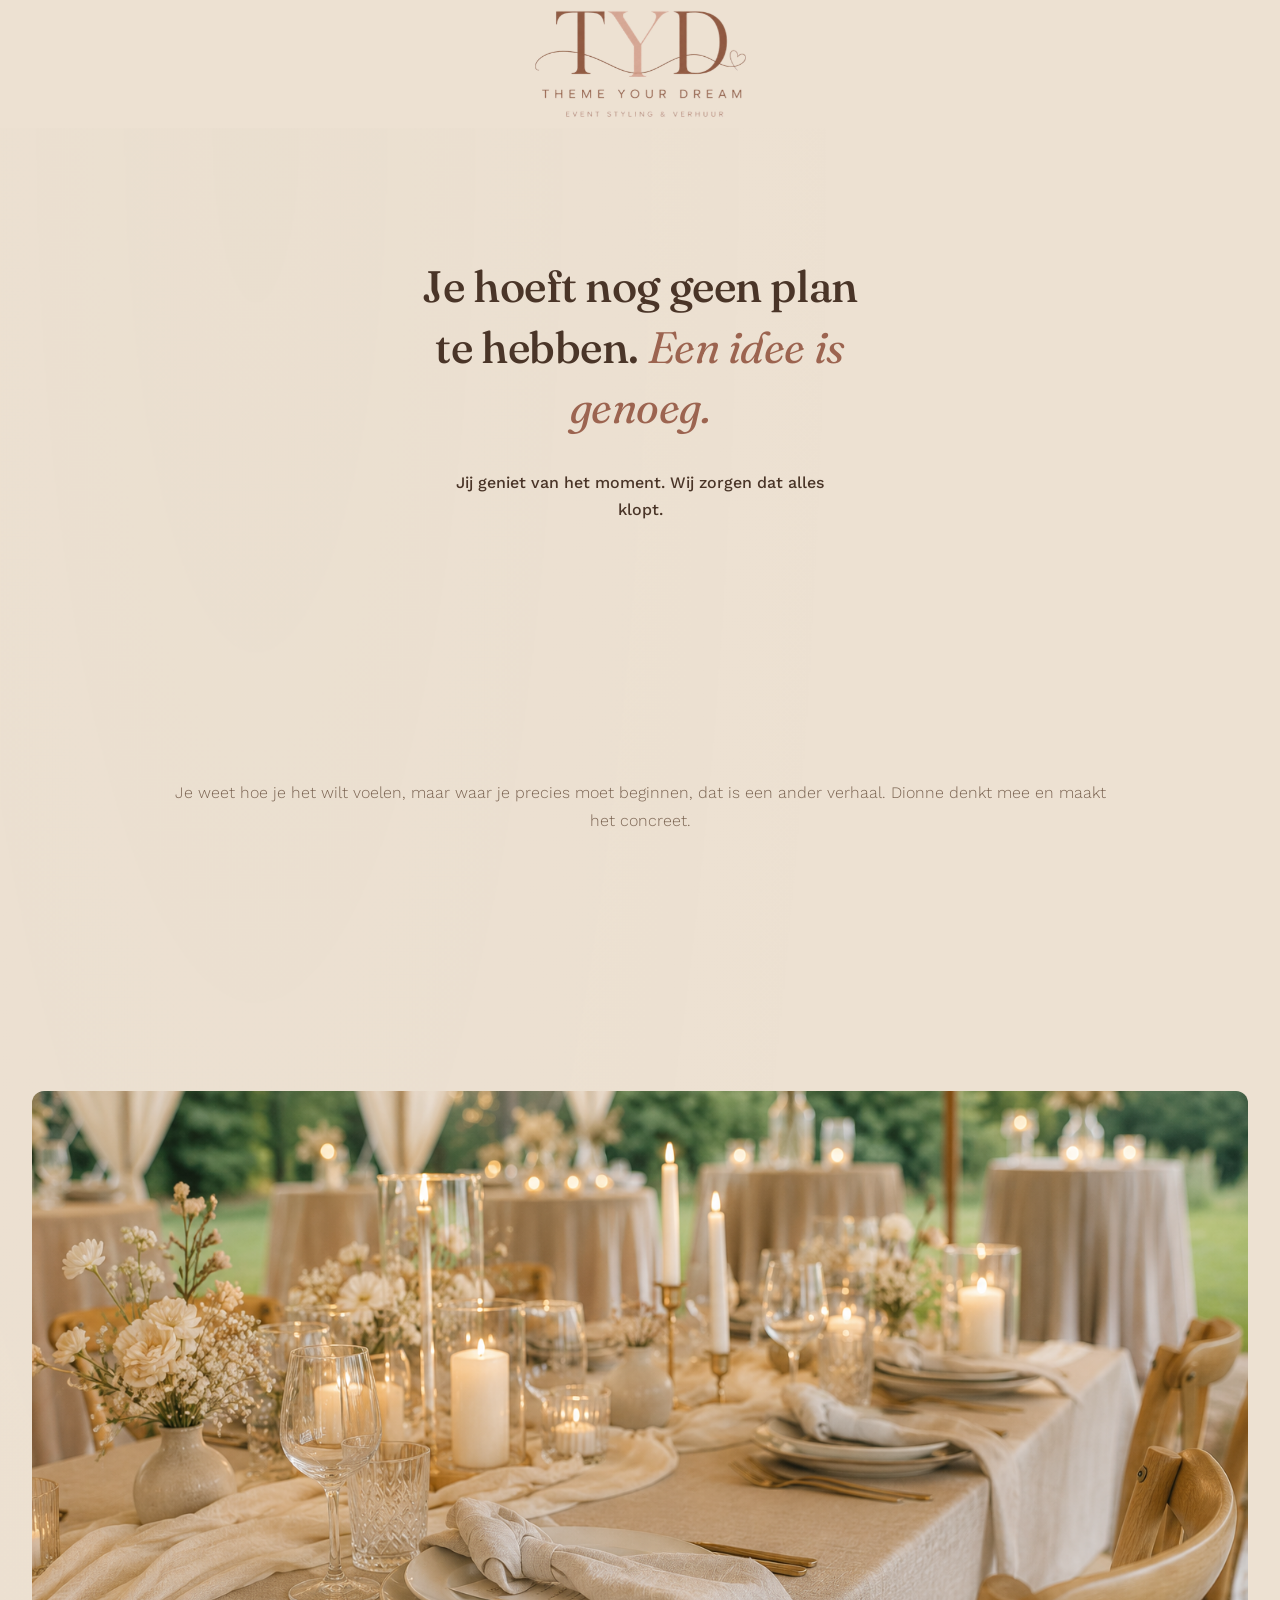
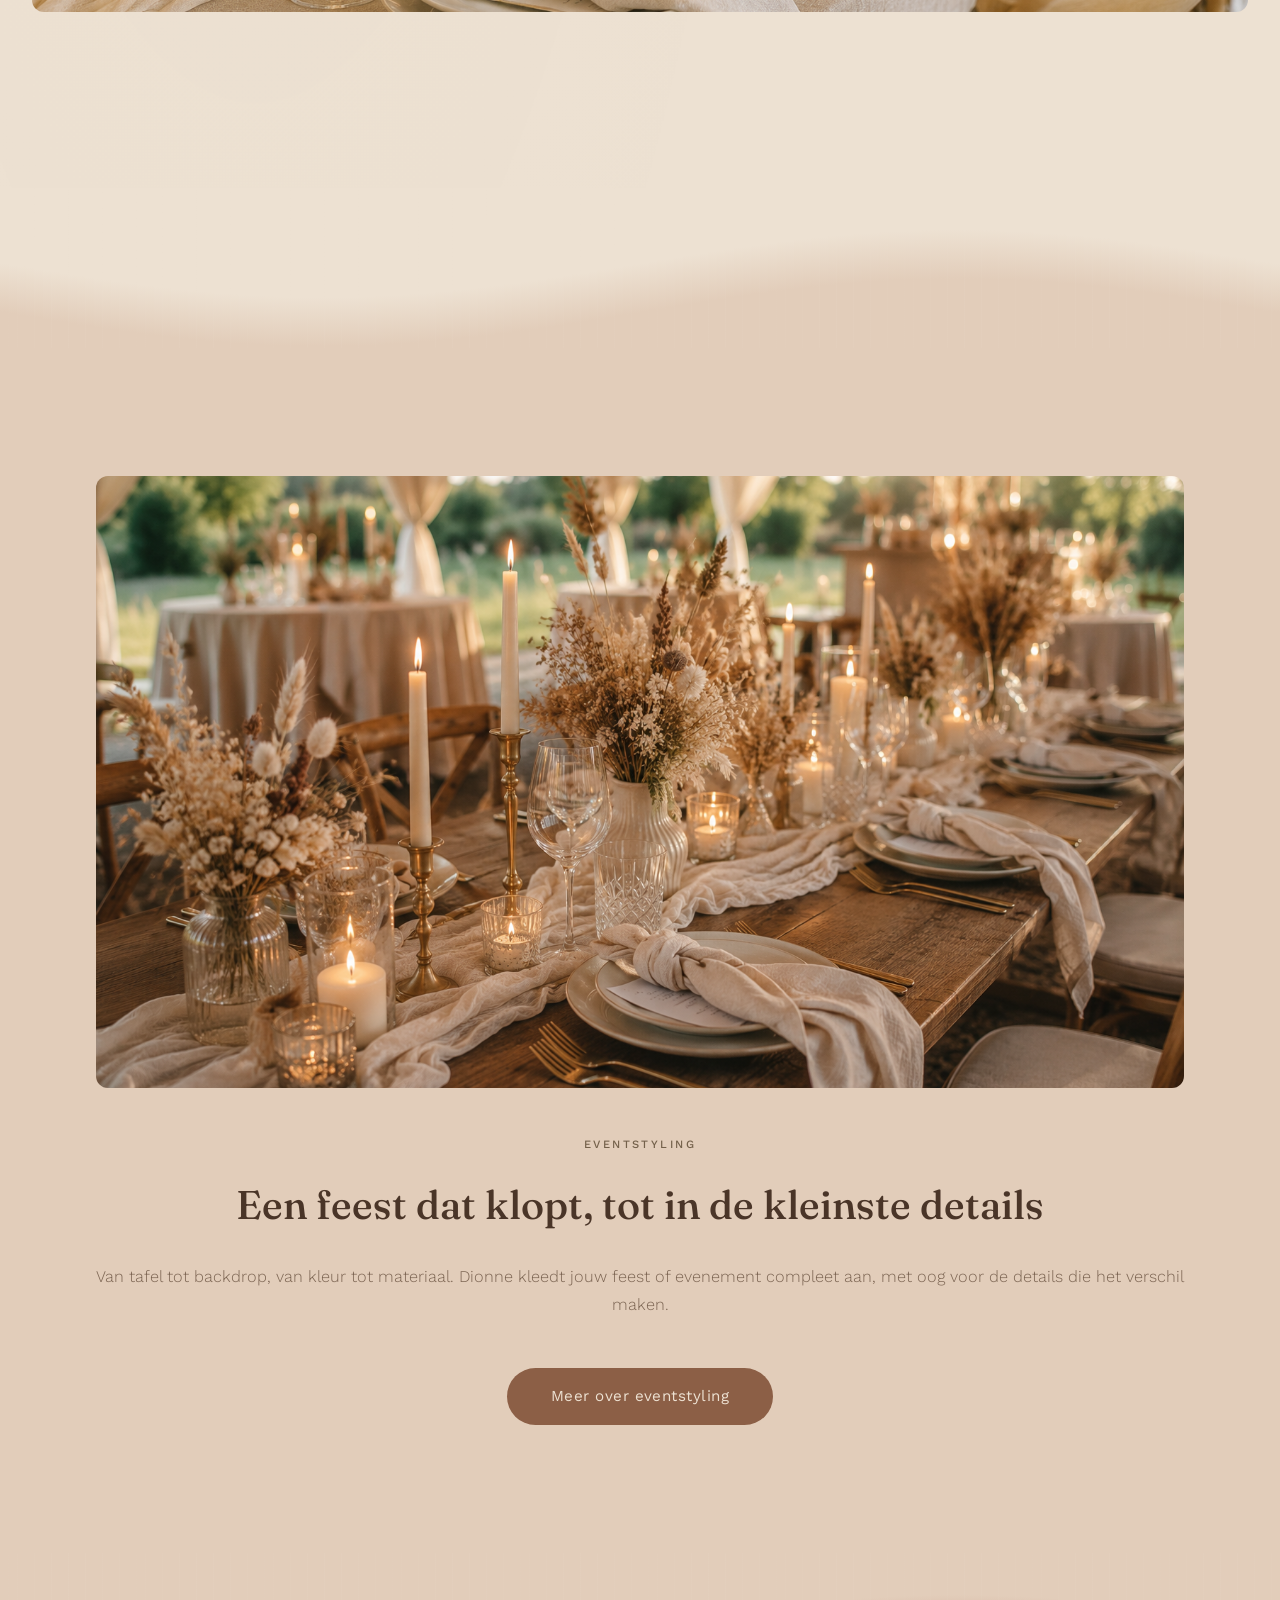
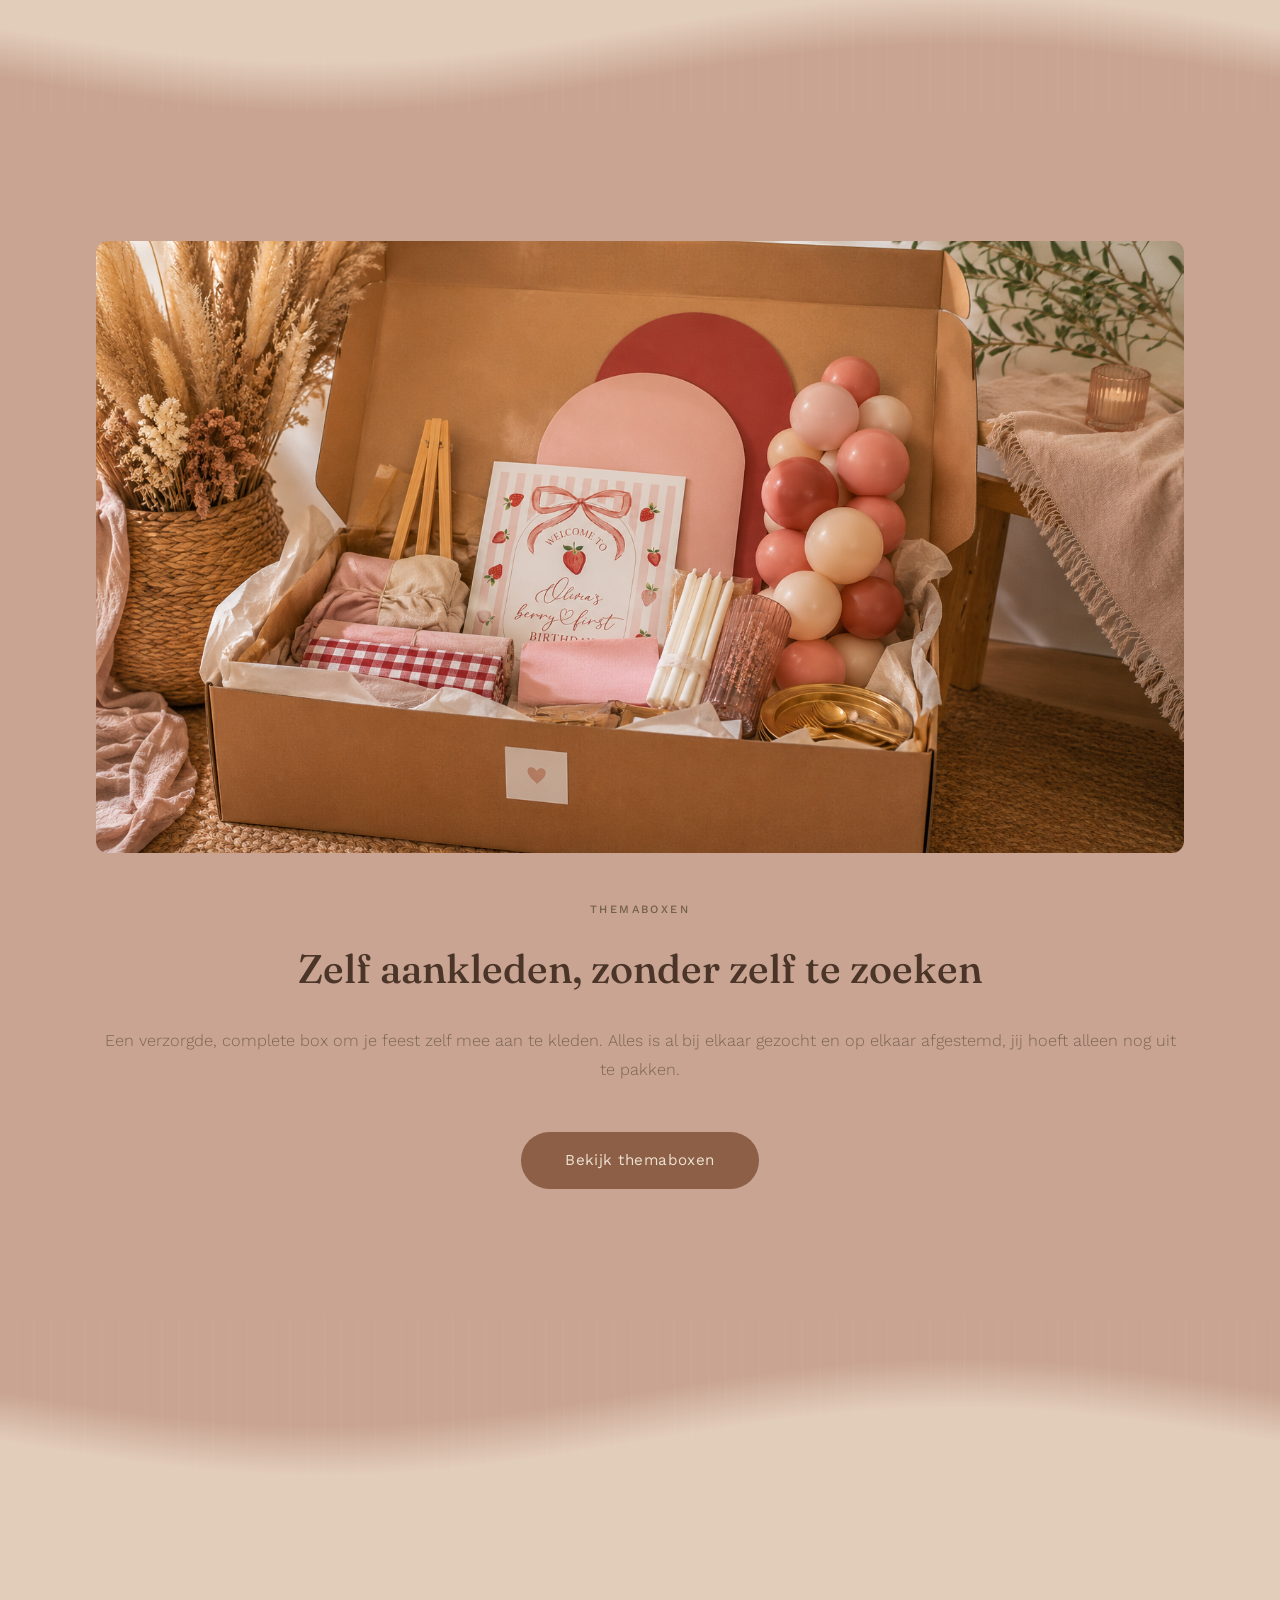
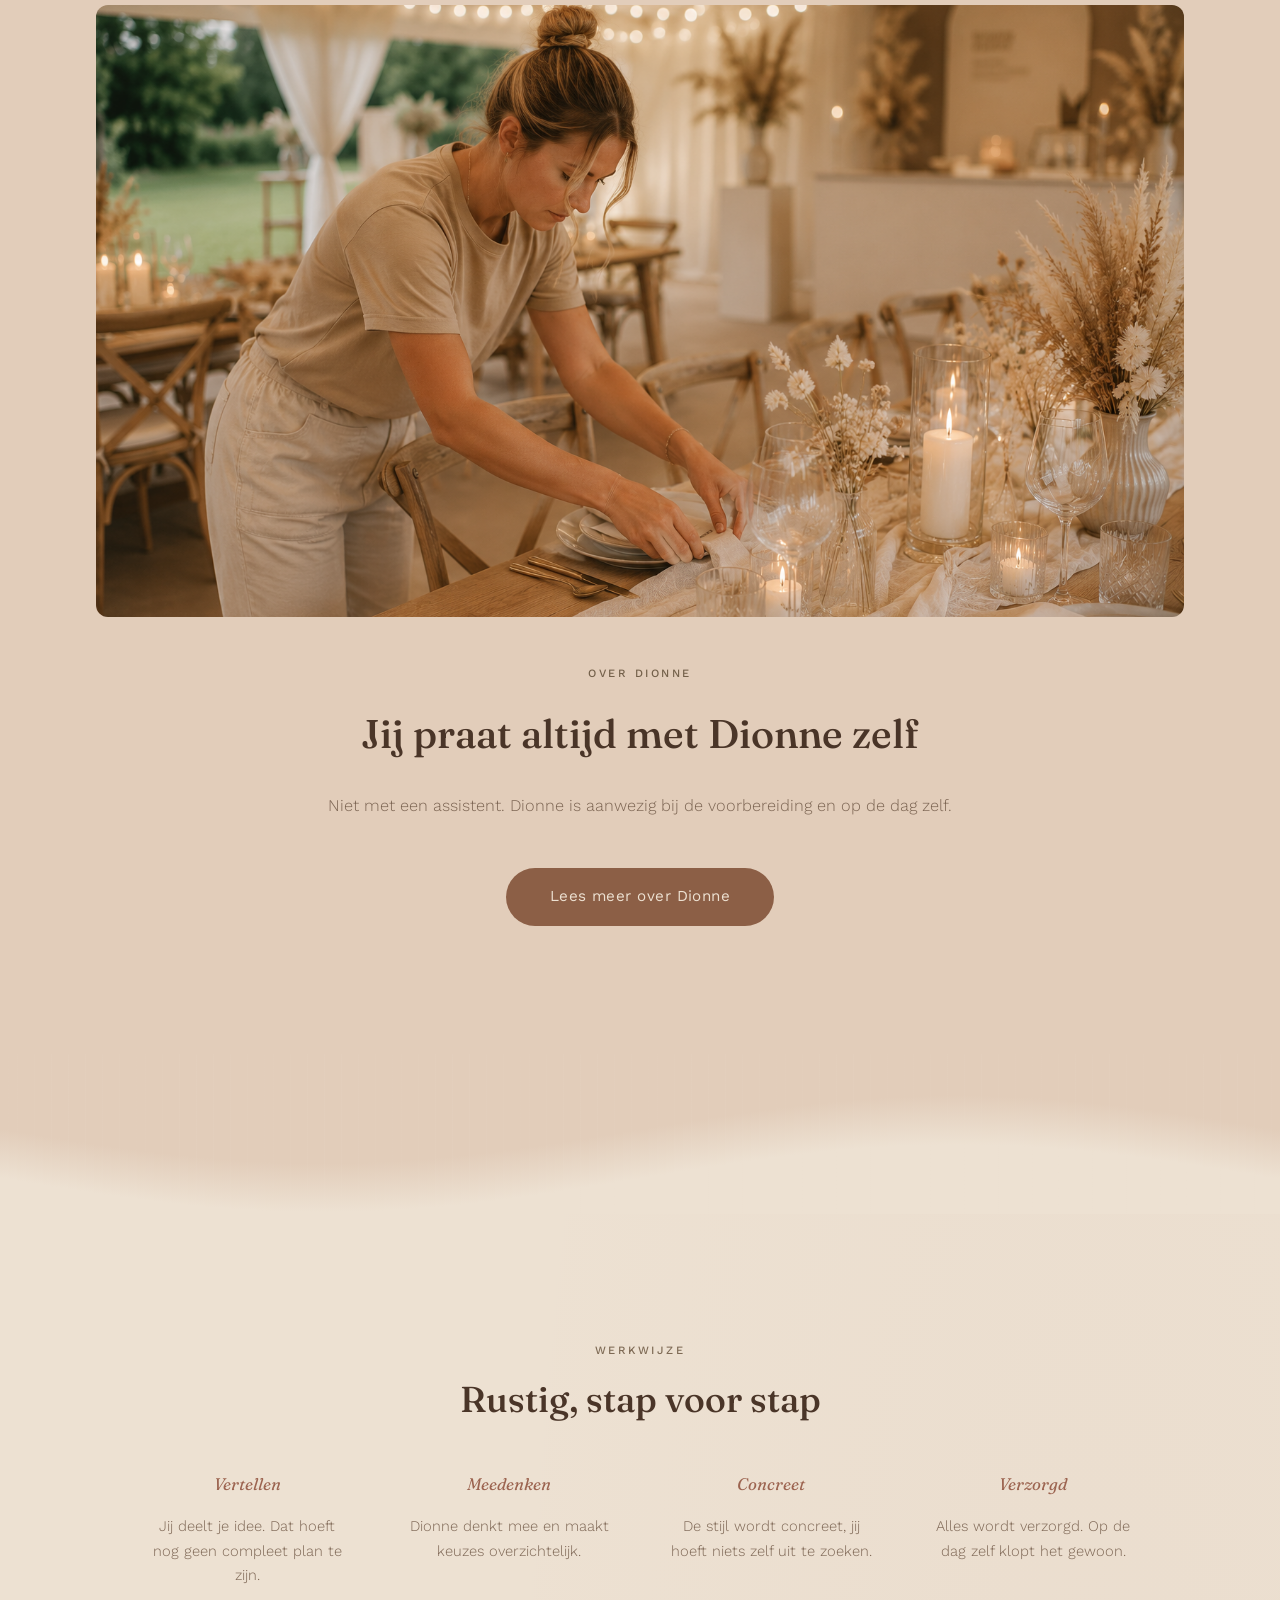
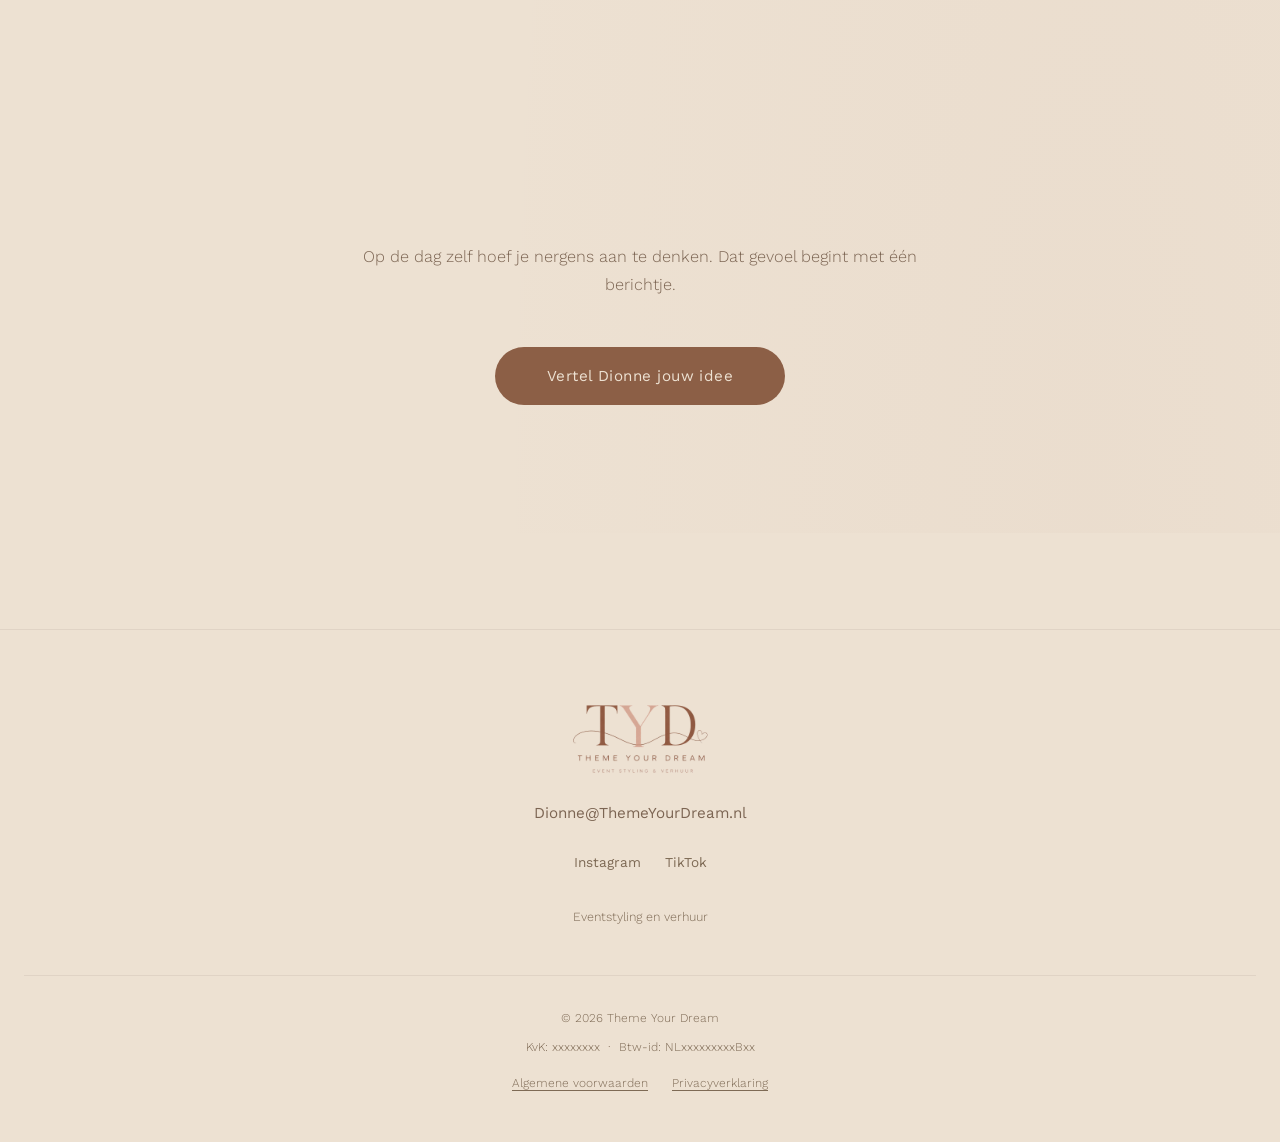
<file: index.html>
<!DOCTYPE html>
<html lang="nl">
<head>
  <meta charset="UTF-8">
  <meta name="viewport" content="width=device-width, initial-scale=1.0">

  <title>Theme Your Dream — Eventstyling en verhuur</title>
  <meta name="description" content="Theme Your Dream is de eventstyling studio van Dionne. Je hoeft nog geen plan te hebben, een idee is genoeg. Bekijk eventstyling en themaboxen.">
  <meta name="robots" content="noindex, nofollow">

  <link rel="preconnect" href="https://fonts.googleapis.com">
  <link rel="preconnect" href="https://fonts.gstatic.com" crossorigin>
  <link href="https://fonts.googleapis.com/css2?family=Fraunces:opsz,wght@9..144,400;9..144,500;9..144,600&family=Work+Sans:wght@300;400;500&display=swap" rel="stylesheet">

  <link rel="stylesheet" href="style.css">
</head>
<body>

  <a class="skip-link" href="#main-content">Direct naar inhoud</a>

  <!-- ============================================
       Header: alleen logo, geen menu
       ============================================ -->
  <header class="site-header">
    <a class="site-header__logo" href="index.html" aria-label="Theme Your Dream, terug naar home">
      <img src="logo.png" alt="Theme Your Dream" width="720" height="380" onerror="this.style.display='none'; this.nextElementSibling.style.display='block'">
      <span class="site-header__logo-text" style="display:none">Theme Your Dream</span>
    </a>
  </header>

  <main id="main-content" class="page">

    <!-- ============================================
         Sectie 1: hero
         ============================================ -->
    <div class="frame">
      <section class="hero" aria-label="Introductie">
        <h1 class="hero__title">
          Je hoeft nog geen plan te hebben.
          <em>Een idee is genoeg.</em>
        </h1>

        <p class="hero__question">
          Jij geniet van het moment. Wij zorgen dat alles klopt.
        </p>
      </section>
    </div>

    <!-- ============================================
         Sectie 2: korte introductie
         ============================================ -->
    <section class="section section--narrow section--tight">
      <div class="content-block">
        <p class="content-block__text">
          Je weet hoe je het wilt voelen, maar waar je precies moet
          beginnen, dat is een ander verhaal. Dionne denkt mee en
          maakt het concreet.
        </p>
      </div>
    </section>

    <!-- Sfeerfoto homepage -->
    <section class="section section--photo">
      <img
        src="Tafelstyling met linnen.png"
        alt="Gedekte tafel met linnen tafelkleed, kaarsen, witte bloemen en gouden bestek onder een lichtjesplafond"
        class="site-photo site-photo--cinematic"
        width="1344"
        height="576"
      >
    </section>

    <!-- Golf: pagina-achtergrond → eventstyling-zand -->
    <svg class="story-wave" id="wave-intro-es" viewBox="0 0 1440 180"
         preserveAspectRatio="none" xmlns="http://www.w3.org/2000/svg" aria-hidden="true">
      <defs id="wave-intro-es-defs"></defs>
    </svg>

    <!-- ============================================
         Sectie 3: Eventstyling, groot blok
         ============================================ -->
    <section class="story-section story-section--sand">
      <div class="story-section__inner">
        <img
          src="Sfeervolle tafelaankleding met linnen.png"
          alt="Gedekte houten tafel met droogbloemen, kaarsen, linnen loper en gouden bestek in een feesttent"
          class="site-photo site-photo--landscape"
          width="1344"
          height="756"
        >
        <span class="story-section__eyebrow">Eventstyling</span>
        <h2 class="story-section__title">Een feest dat klopt, tot in de kleinste details</h2>
        <p class="story-section__text">
          Van tafel tot backdrop, van kleur tot materiaal. Dionne
          kleedt jouw feest of evenement compleet aan, met oog voor
          de details die het verschil maken.
        </p>
        <a class="cta" href="eventstyling.html">Meer over eventstyling</a>
      </div>
    </section>

    <!-- Golf: eventstyling-zand → themaboxen-roos -->
    <svg class="story-wave" id="wave-es-tb" viewBox="0 0 1440 180"
         preserveAspectRatio="none" xmlns="http://www.w3.org/2000/svg" aria-hidden="true">
      <defs id="wave-es-tb-defs"></defs>
    </svg>

    <!-- ============================================
         Sectie 4: Themaboxen, groot blok
         ============================================ -->
    <section class="story-section story-section--rose">
      <div class="story-section__inner">
        <img
          src="Themabox.png"
          alt="Verzorgde themabox uitgestald op een warme ondergrond met natuurlijke materialen"
          class="site-photo site-photo--landscape"
          width="1344"
          height="756"
        >
        <span class="story-section__eyebrow">Themaboxen</span>
        <h2 class="story-section__title">Zelf aankleden, zonder zelf te zoeken</h2>
        <p class="story-section__text">
          Een verzorgde, complete box om je feest zelf mee aan te
          kleden. Alles is al bij elkaar gezocht en op elkaar
          afgestemd, jij hoeft alleen nog uit te pakken.
        </p>
        <a class="cta" href="themaboxen.html">Bekijk themaboxen</a>
      </div>
    </section>

    <!-- Golf: themaboxen-roos → over dionne-zand -->
    <svg class="story-wave" id="wave-tb-od" viewBox="0 0 1440 180"
         preserveAspectRatio="none" xmlns="http://www.w3.org/2000/svg" aria-hidden="true">
      <defs id="wave-tb-od-defs"></defs>
    </svg>

    <!-- ============================================
         Sectie 5: Over Dionne, kort
         ============================================ -->
    <section class="story-section story-section--sand">
      <div class="story-section__inner">
        <img
          src="Dionne aan het werk.png"
          alt="Dionne legt een linnen servet op een gedekte tafel tijdens de opbouw van een evenement"
          class="site-photo site-photo--landscape"
          width="1344"
          height="756"
        >
        <span class="story-section__eyebrow">Over Dionne</span>
        <h2 class="story-section__title">Jij praat altijd met Dionne zelf</h2>
        <p class="story-section__text">
          Niet met een assistent. Dionne is aanwezig bij de voorbereiding en op de dag zelf.
        </p>
        <a class="cta" href="over_dionne.html">Lees meer over Dionne</a>
      </div>
    </section>

    <!-- Golf: over dionne-zand → pagina-achtergrond -->
    <svg class="story-wave" id="wave-od-wk" viewBox="0 0 1440 180"
         preserveAspectRatio="none" xmlns="http://www.w3.org/2000/svg" aria-hidden="true">
      <defs id="wave-od-wk-defs"></defs>
    </svg>

    <!-- ============================================
         Sectie 6: werkwijze
         ============================================ -->
    <section class="section section--narrow">
      <div class="section__heading">
        <span class="section__eyebrow">Werkwijze</span>
        <h2 class="section__title">Rustig, stap voor stap</h2>
      </div>

      <div class="process">
        <div class="process__step">
          <span class="process__step-label">Vertellen</span>
          <p class="process__step-text">Jij deelt je idee. Dat hoeft nog geen compleet plan te zijn.</p>
        </div>
        <div class="process__step">
          <span class="process__step-label">Meedenken</span>
          <p class="process__step-text">Dionne denkt mee en maakt keuzes overzichtelijk.</p>
        </div>
        <div class="process__step">
          <span class="process__step-label">Concreet</span>
          <p class="process__step-text">De stijl wordt concreet, jij hoeft niets zelf uit te zoeken.</p>
        </div>
        <div class="process__step">
          <span class="process__step-label">Verzorgd</span>
          <p class="process__step-text">Alles wordt verzorgd. Op de dag zelf klopt het gewoon.</p>
        </div>
      </div>
    </section>

    <!-- ============================================
         Sectie 7: afsluitende call to action
         ============================================ -->
    <section class="section section--narrow section--cta-padded">
      <p class="section__lead">
        Op de dag zelf hoef je nergens aan te denken. Dat gevoel begint met één berichtje.
      </p>
      <a class="cta" href="mailto:Dionne@ThemeYourDream.nl">
        Vertel Dionne jouw idee
      </a>
    </section>

  </main>

  <footer class="site-footer">
    <img src="logo.png" alt="Theme Your Dream" class="site-footer__logo" width="720" height="380">
    <a class="site-footer__email" href="mailto:Dionne@ThemeYourDream.nl">
      Dionne@ThemeYourDream.nl
    </a>
    <div class="site-footer__social">
      <a href="https://instagram.com/ThemeYourDream.nl" target="_blank" rel="noopener noreferrer">Instagram</a>
      <a href="https://tiktok.com/@ThemeYourDream.nl" target="_blank" rel="noopener noreferrer">TikTok</a>
    </div>
    <p class="site-footer__meta">Eventstyling en verhuur</p>

    <div class="site-footer__legal">
      <span>© 2026 Theme Your Dream</span>
      <span>KvK: xxxxxxxx &nbsp;·&nbsp; Btw-id: NLxxxxxxxxxBxx</span>
      <div class="site-footer__legal-links">
        <a href="Algemene voorwaarden Theme Your Dream.pdf" target="_blank" rel="noopener">Algemene voorwaarden</a>
        <a href="privacyverklaring.html">Privacyverklaring</a>
      </div>
    </div>
  </footer>

  <script>
  (function () {
    function buildWave(svgId, from, to) {
      var svg  = document.getElementById(svgId);
      var defs = document.getElementById(svgId + '-defs');
      if (!svg || !defs) return;
      var ns = 'http://www.w3.org/2000/svg';
      var N = 150, W = 1440, H = 180, A = 38, C = 85, B = 55;
      for (var i = 0; i < N; i++) {
        var t  = i / (N - 1);
        var wY = C + A * Math.sin(t * Math.PI * 2);
        var id = svgId + '-' + i;
        var g  = document.createElementNS(ns, 'linearGradient');
        g.setAttribute('id', id);
        g.setAttribute('gradientUnits', 'userSpaceOnUse');
        g.setAttribute('x1', '0'); g.setAttribute('y1', '0');
        g.setAttribute('x2', '0'); g.setAttribute('y2', H);
        [[0, from], [wY, from], [wY + B, to], [H, to]].forEach(function (p) {
          var s = document.createElementNS(ns, 'stop');
          s.setAttribute('offset', (p[0] / H * 100).toFixed(2) + '%');
          s.setAttribute('stop-color', p[1]);
          g.appendChild(s);
        });
        defs.appendChild(g);
        var r = document.createElementNS(ns, 'rect');
        r.setAttribute('x', (i * W / N).toFixed(2));
        r.setAttribute('y', '0');
        r.setAttribute('width', (W / N + 0.5).toFixed(2));
        r.setAttribute('height', H);
        r.setAttribute('fill', 'url(#' + id + ')');
        svg.appendChild(r);
      }
    }

    var cs = getComputedStyle(document.documentElement);
    var cream    = cs.getPropertyValue('--color-warm-cream').trim();
    var sand     = cs.getPropertyValue('--color-soft-sand').trim();
    var rose     = cs.getPropertyValue('--color-muted-rose').trim();

    buildWave('wave-intro-es', cream, sand);
    buildWave('wave-es-tb',    sand,  rose);
    buildWave('wave-tb-od',    rose,  sand);
    buildWave('wave-od-wk',    sand,  cream);
  })();
  </script>

  <script src="script.js"></script>
</body>
</html>
</file>
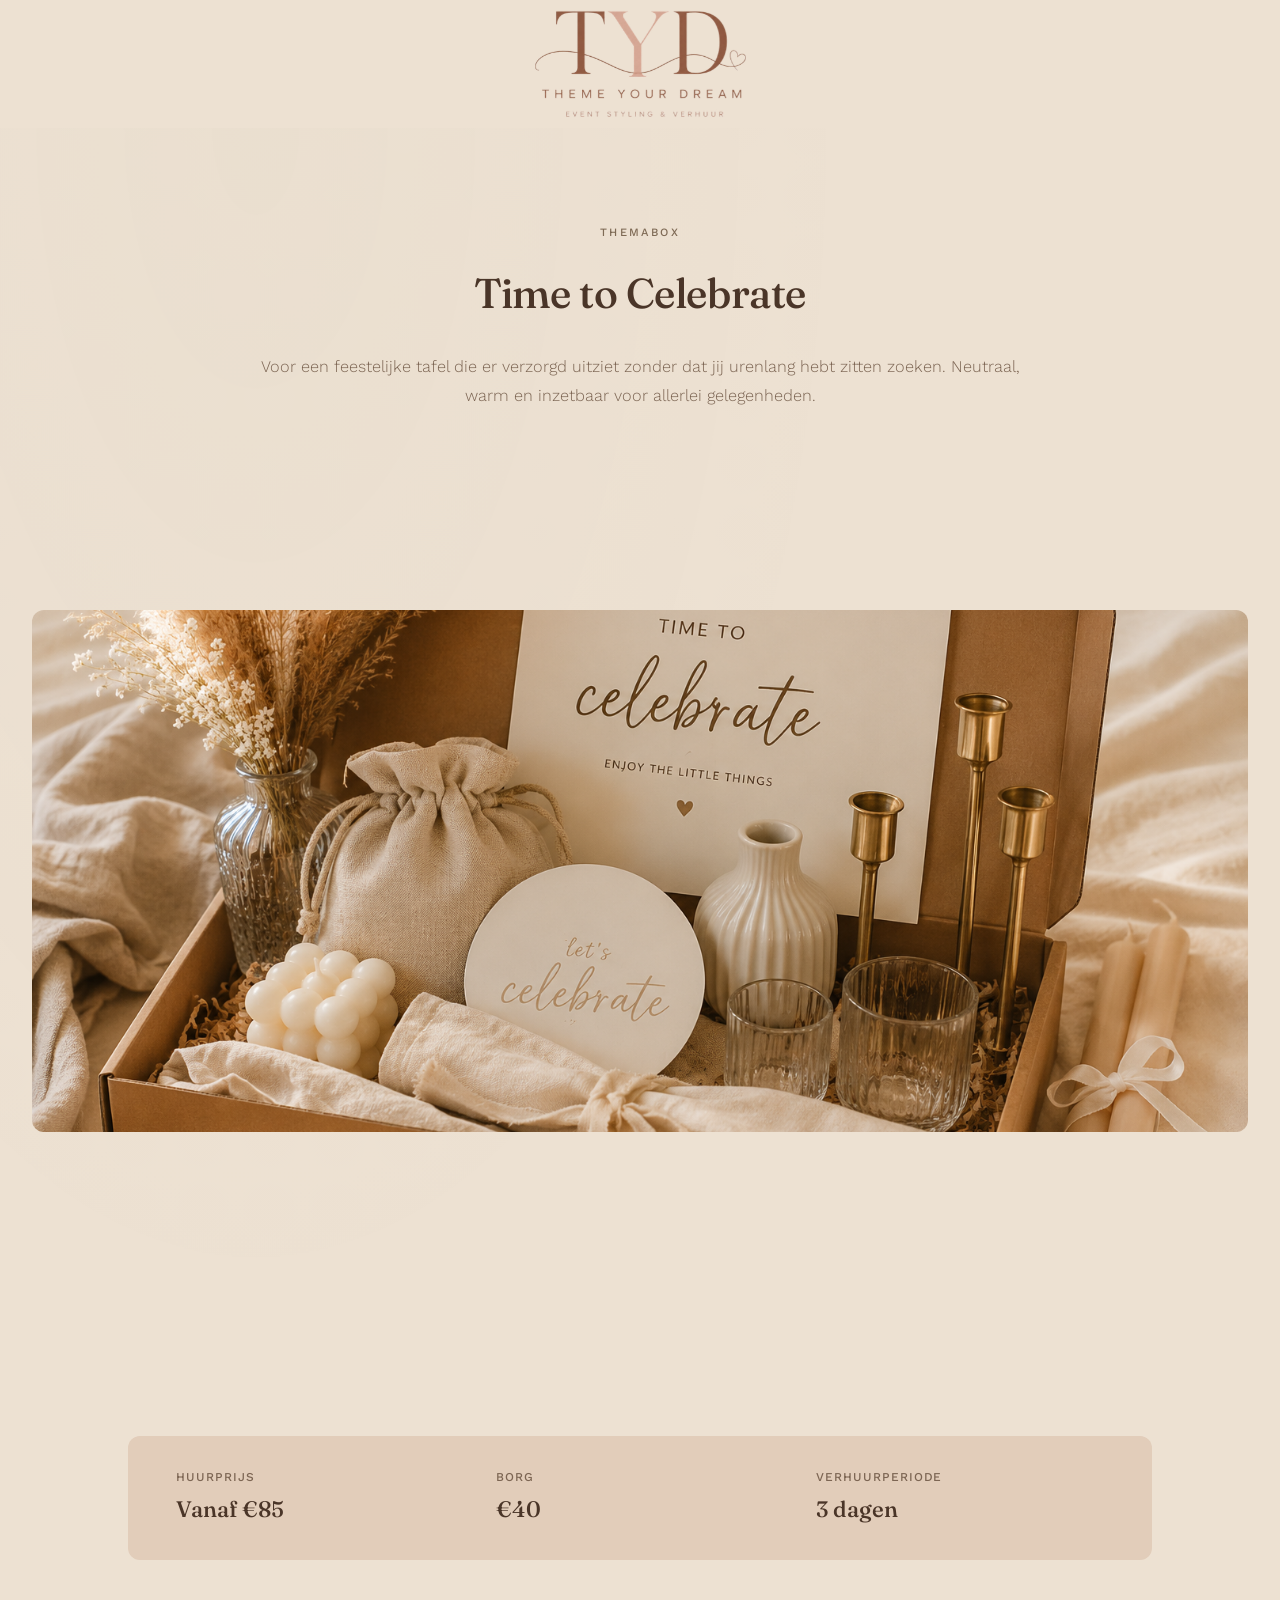
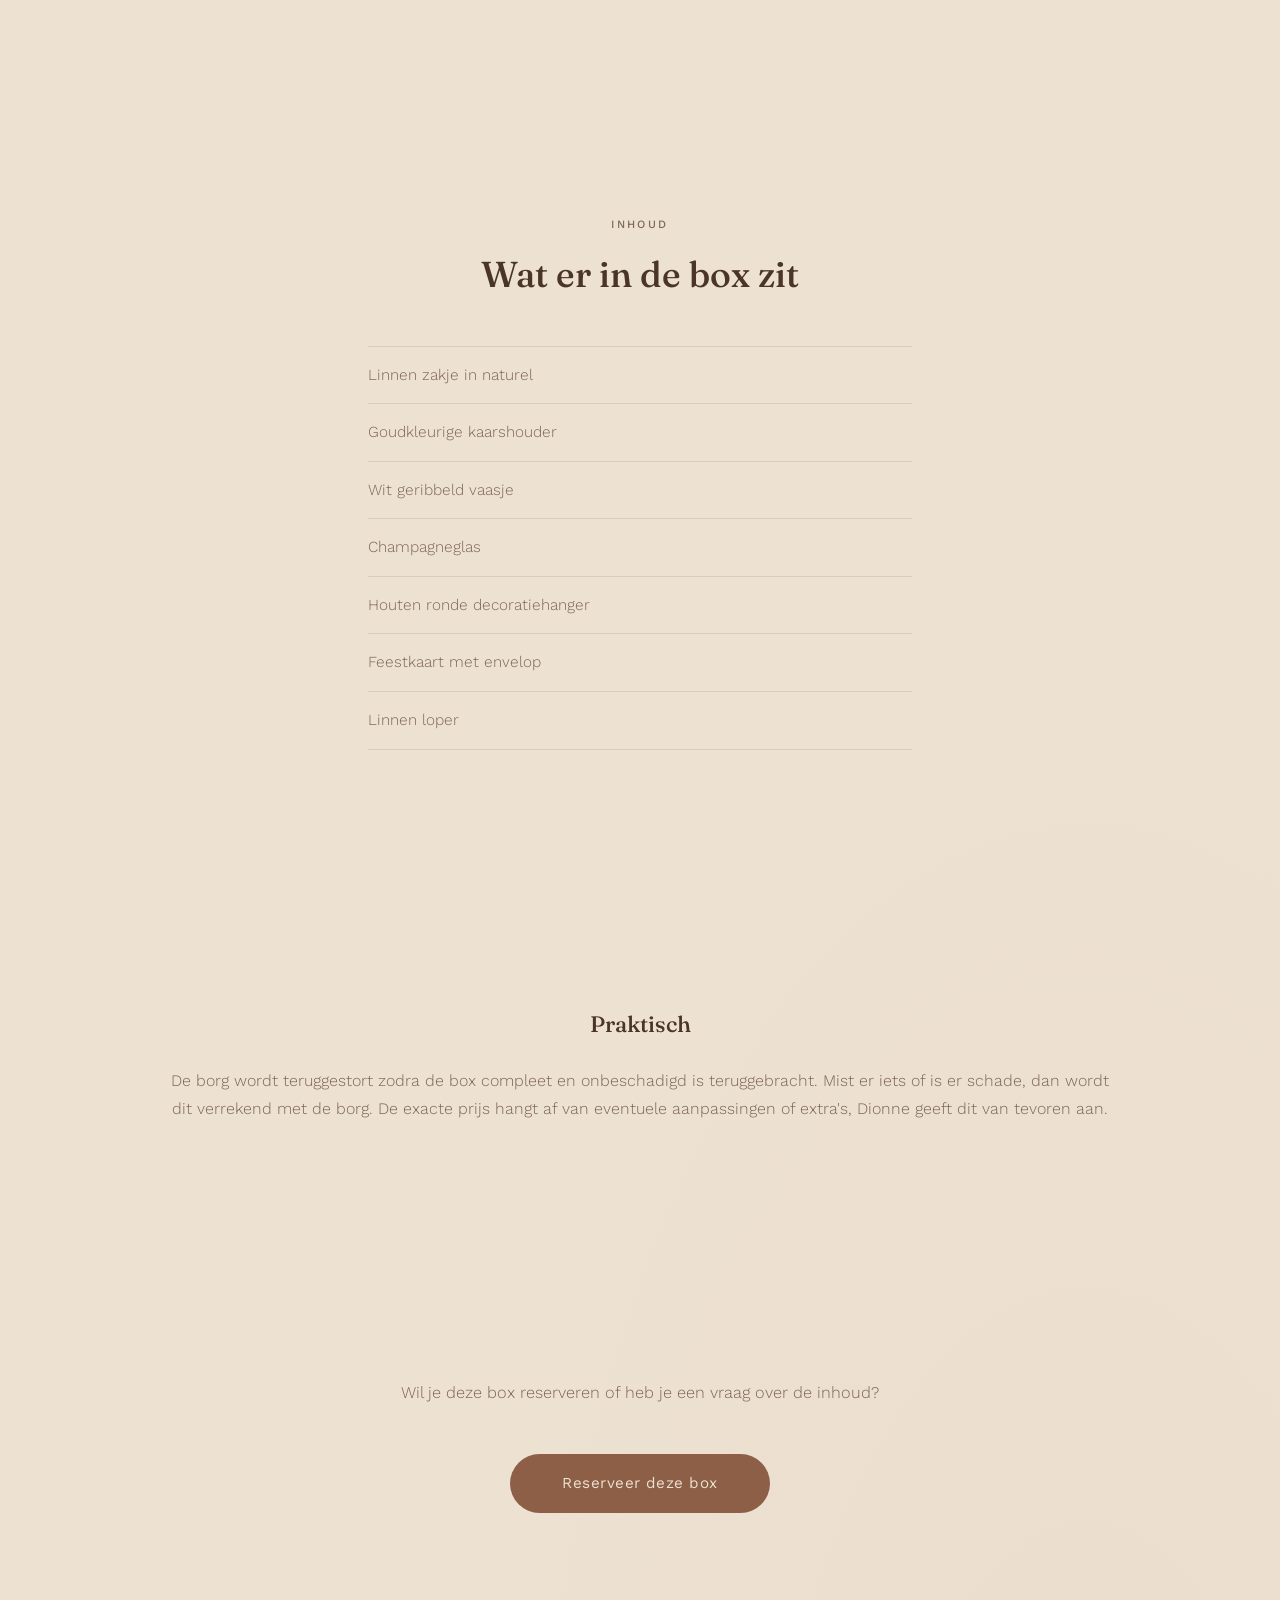
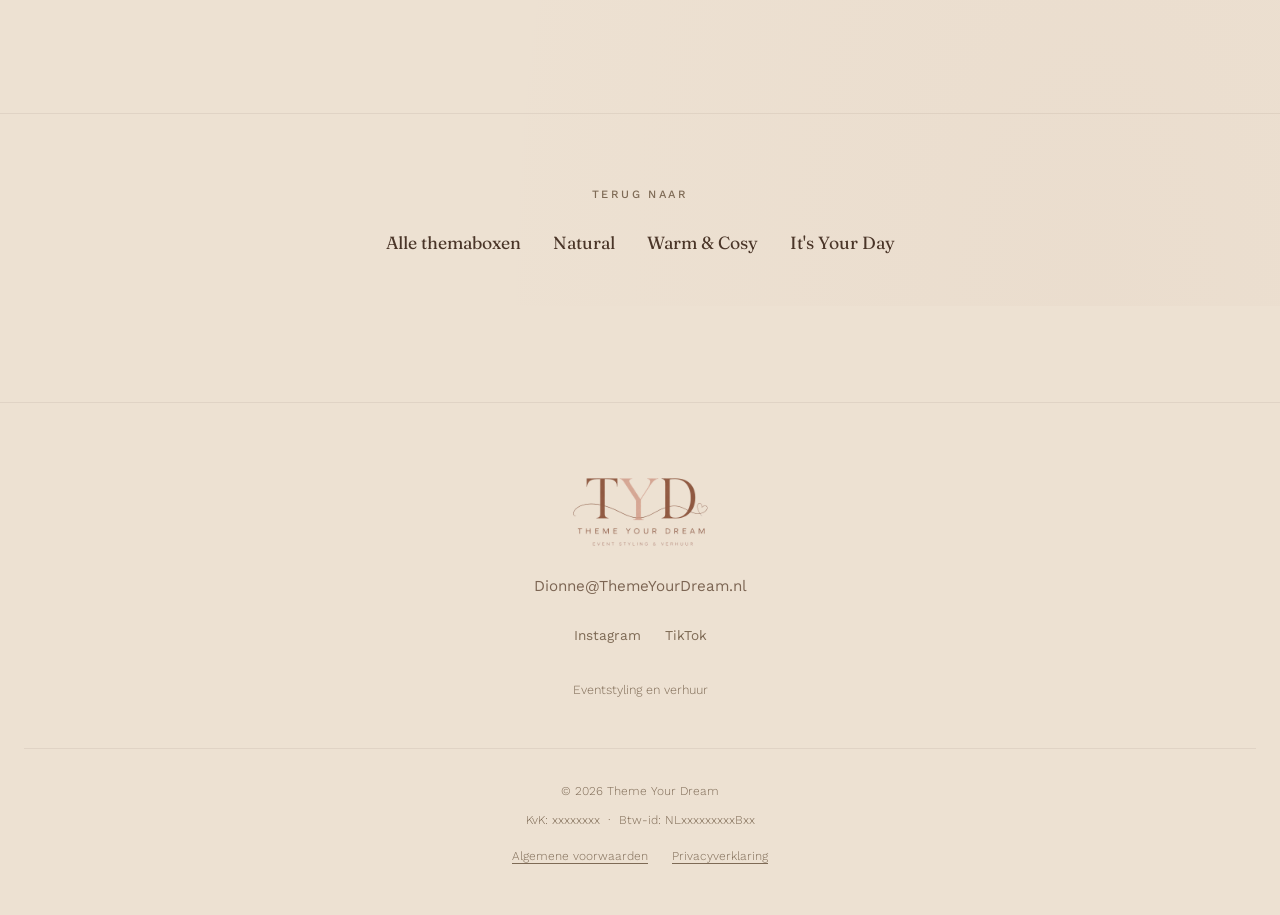
<file: box-celebrate.html>
<!DOCTYPE html>
<html lang="nl">
<head>
  <meta charset="UTF-8">
  <meta name="viewport" content="width=device-width, initial-scale=1.0">

  <title>Time to Celebrate — Themabox — Theme Your Dream</title>
  <meta name="description" content="De Time to Celebrate themabox van Theme Your Dream. Alles voor een feestelijke tafel, bij elkaar gezocht en op elkaar afgestemd.">
  <meta name="robots" content="noindex, nofollow">

  <link rel="preconnect" href="https://fonts.googleapis.com">
  <link rel="preconnect" href="https://fonts.gstatic.com" crossorigin>
  <link href="https://fonts.googleapis.com/css2?family=Fraunces:opsz,wght@9..144,400;9..144,500;9..144,600&family=Work+Sans:wght@300;400;500&display=swap" rel="stylesheet">

  <link rel="stylesheet" href="style.css">
</head>
<body>

  <a class="skip-link" href="#main-content">Direct naar inhoud</a>

  <header class="site-header">
    <a class="site-header__logo" href="index.html" aria-label="Theme Your Dream, terug naar home">
      <img src="logo.png" alt="Theme Your Dream" width="720" height="380" onerror="this.style.display='none'; this.nextElementSibling.style.display='block'">
      <span class="site-header__logo-text" style="display:none">Theme Your Dream</span>
    </a>
  </header>

  <main id="main-content" class="page">

    <header class="page-hero">
      <span class="page-hero__eyebrow">Themabox</span>
      <h1 class="page-hero__title">Time to Celebrate</h1>
      <p class="page-hero__lead">
        Voor een feestelijke tafel die er verzorgd uitziet zonder dat jij urenlang hebt zitten zoeken.
        Neutraal, warm en inzetbaar voor allerlei gelegenheden.
      </p>
    </header>

    <section class="section section--photo">
      <img
        src="Thema 1.png"
        alt="Time to Celebrate themabox met linnen zakje, gouden kaarshouder, vaasje en feestkaart"
        class="site-photo site-photo--cinematic"
        width="1344"
        height="576"
      >
    </section>

    <section class="section section--narrow">
      <div class="box-meta">
        <div class="box-meta__item">
          <span class="box-meta__label">Huurprijs</span>
          <span class="box-meta__value">Vanaf €85</span>
        </div>
        <div class="box-meta__item">
          <span class="box-meta__label">Borg</span>
          <span class="box-meta__value">€40</span>
        </div>
        <div class="box-meta__item">
          <span class="box-meta__label">Verhuurperiode</span>
          <span class="box-meta__value">3 dagen</span>
        </div>
      </div>
    </section>

    <section class="section section--narrow">
      <div class="section__heading">
        <span class="section__eyebrow">Inhoud</span>
        <h2 class="section__title">Wat er in de box zit</h2>
      </div>

      <ul class="feature-list">
        <li class="feature-list__item">Linnen zakje in naturel</li>
        <li class="feature-list__item">Goudkleurige kaarshouder</li>
        <li class="feature-list__item">Wit geribbeld vaasje</li>
        <li class="feature-list__item">Champagneglas</li>
        <li class="feature-list__item">Houten ronde decoratiehanger</li>
        <li class="feature-list__item">Feestkaart met envelop</li>
        <li class="feature-list__item">Linnen loper</li>
      </ul>
    </section>

    <section class="section section--narrow">
      <div class="content-block">
        <h2 class="content-block__title">Praktisch</h2>
        <p class="content-block__text">
          De borg wordt teruggestort zodra de box compleet en onbeschadigd is teruggebracht.
          Mist er iets of is er schade, dan wordt dit verrekend met de borg.
          De exacte prijs hangt af van eventuele aanpassingen of extra's, Dionne geeft dit van tevoren aan.
        </p>
      </div>
    </section>

    <section class="section section--narrow section--cta-padded">
      <p class="section__lead">
        Wil je deze box reserveren of heb je een vraag over de inhoud?
      </p>
      <a class="cta" href="mailto:Dionne@ThemeYourDream.nl">Reserveer deze box</a>
    </section>

    <section class="also-see" aria-label="Ook bekijken">
      <span class="also-see__label">Terug naar</span>
      <div class="also-see__links">
        <a href="themaboxen.html">Alle themaboxen</a>
        <a href="box-natural.html">Natural</a>
        <a href="box-warm-cosy.html">Warm &amp; Cosy</a>
        <a href="box-your-day.html">It's Your Day</a>
      </div>
    </section>

  </main>

  <footer class="site-footer">
    <img src="logo.png" alt="Theme Your Dream" class="site-footer__logo" width="720" height="380">
    <a class="site-footer__email" href="mailto:Dionne@ThemeYourDream.nl">
      Dionne@ThemeYourDream.nl
    </a>
    <div class="site-footer__social">
      <a href="https://instagram.com/ThemeYourDream.nl" target="_blank" rel="noopener noreferrer">Instagram</a>
      <a href="https://tiktok.com/@ThemeYourDream.nl" target="_blank" rel="noopener noreferrer">TikTok</a>
    </div>
    <p class="site-footer__meta">Eventstyling en verhuur</p>

    <div class="site-footer__legal">
      <span>© 2026 Theme Your Dream</span>
      <span>KvK: xxxxxxxx &nbsp;·&nbsp; Btw-id: NLxxxxxxxxxBxx</span>
      <div class="site-footer__legal-links">
        <a href="Algemene voorwaarden Theme Your Dream.pdf" target="_blank" rel="noopener">Algemene voorwaarden</a>
        <a href="privacyverklaring.html">Privacyverklaring</a>
      </div>
    </div>
  </footer>

</body>
</html>
</file>
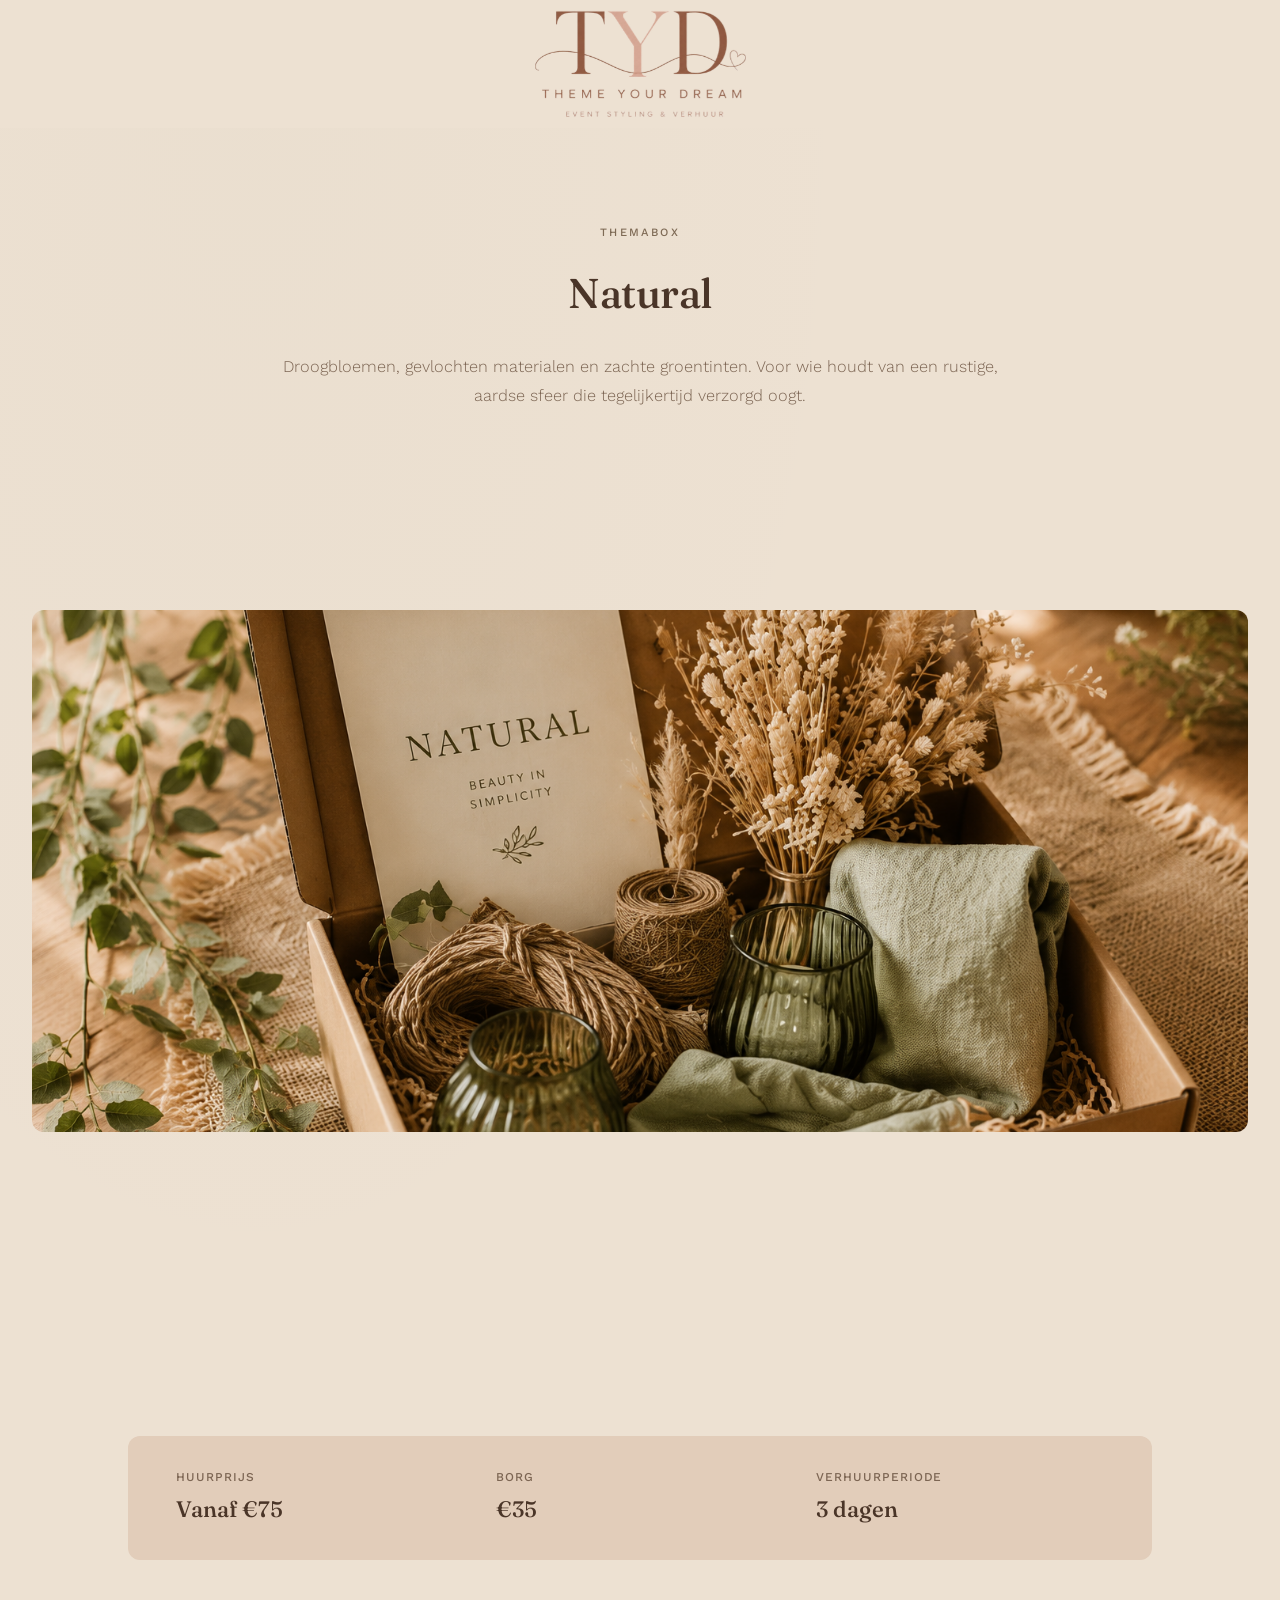
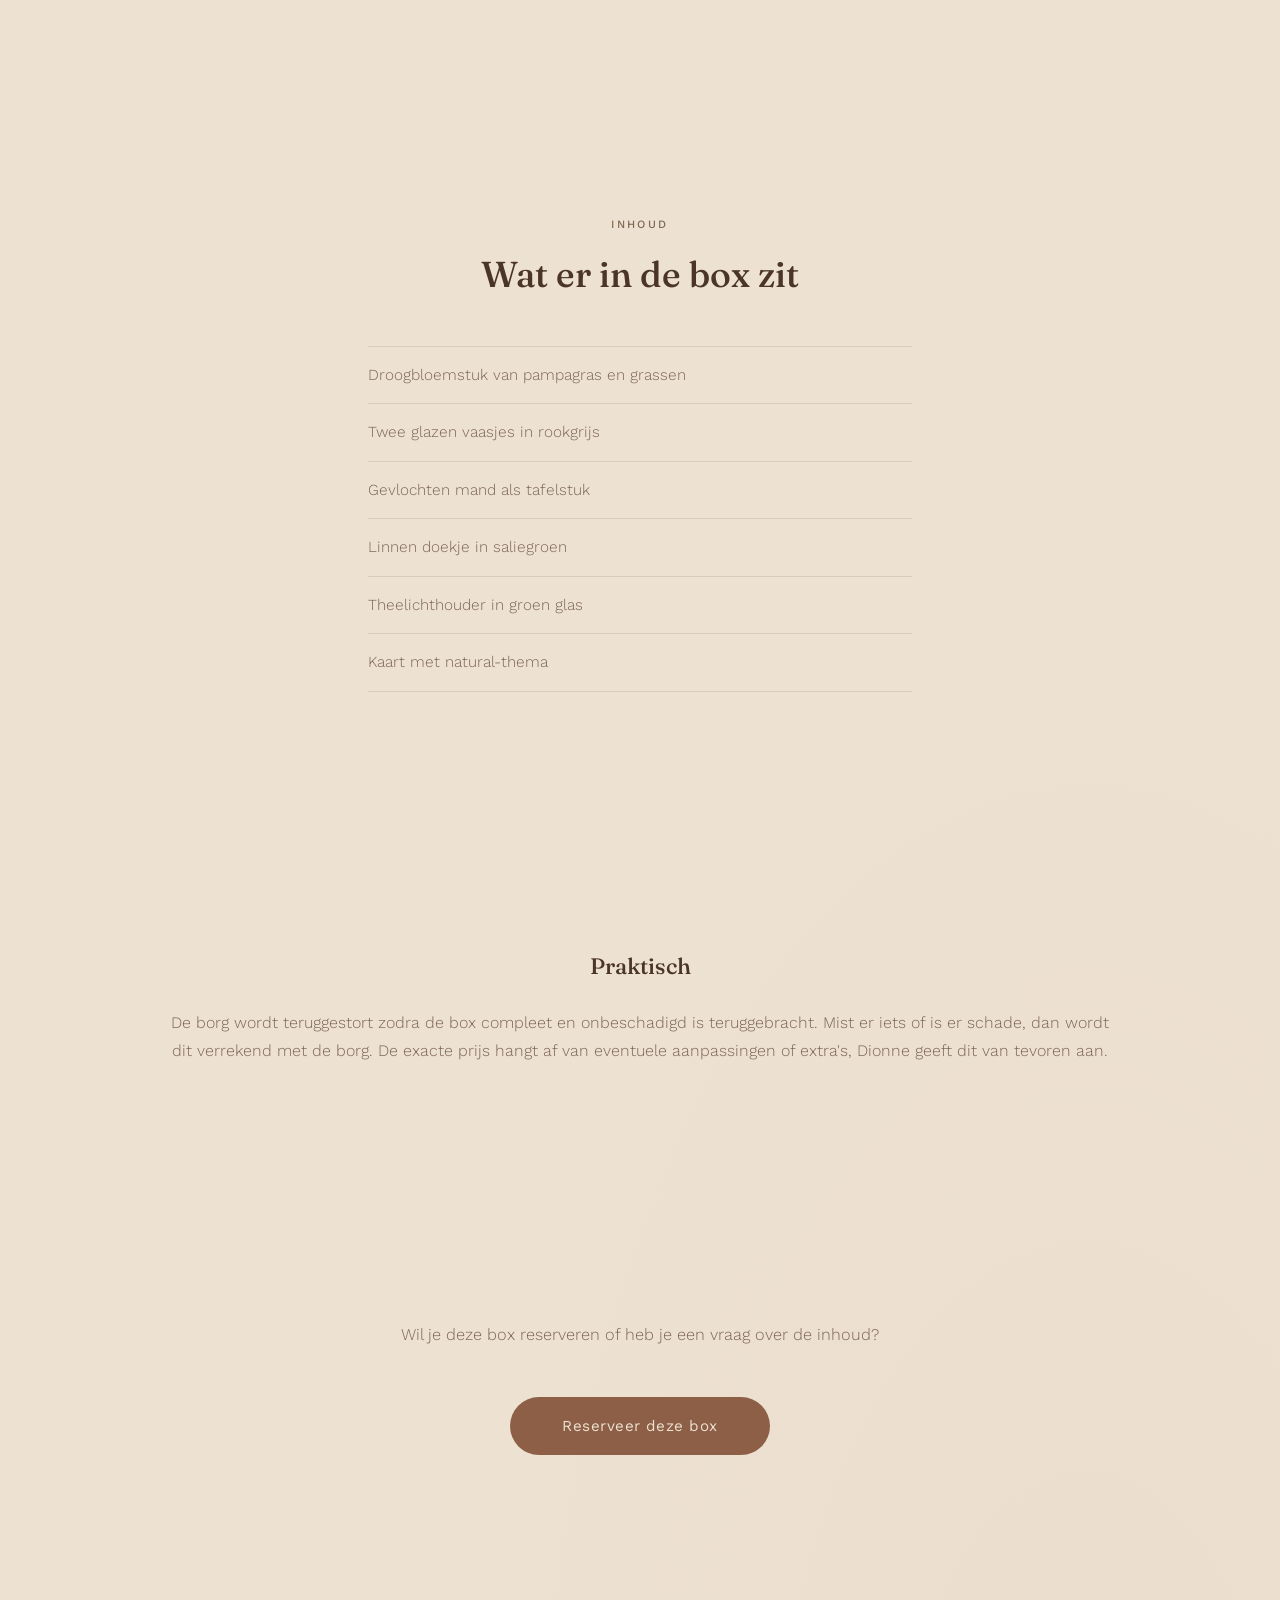
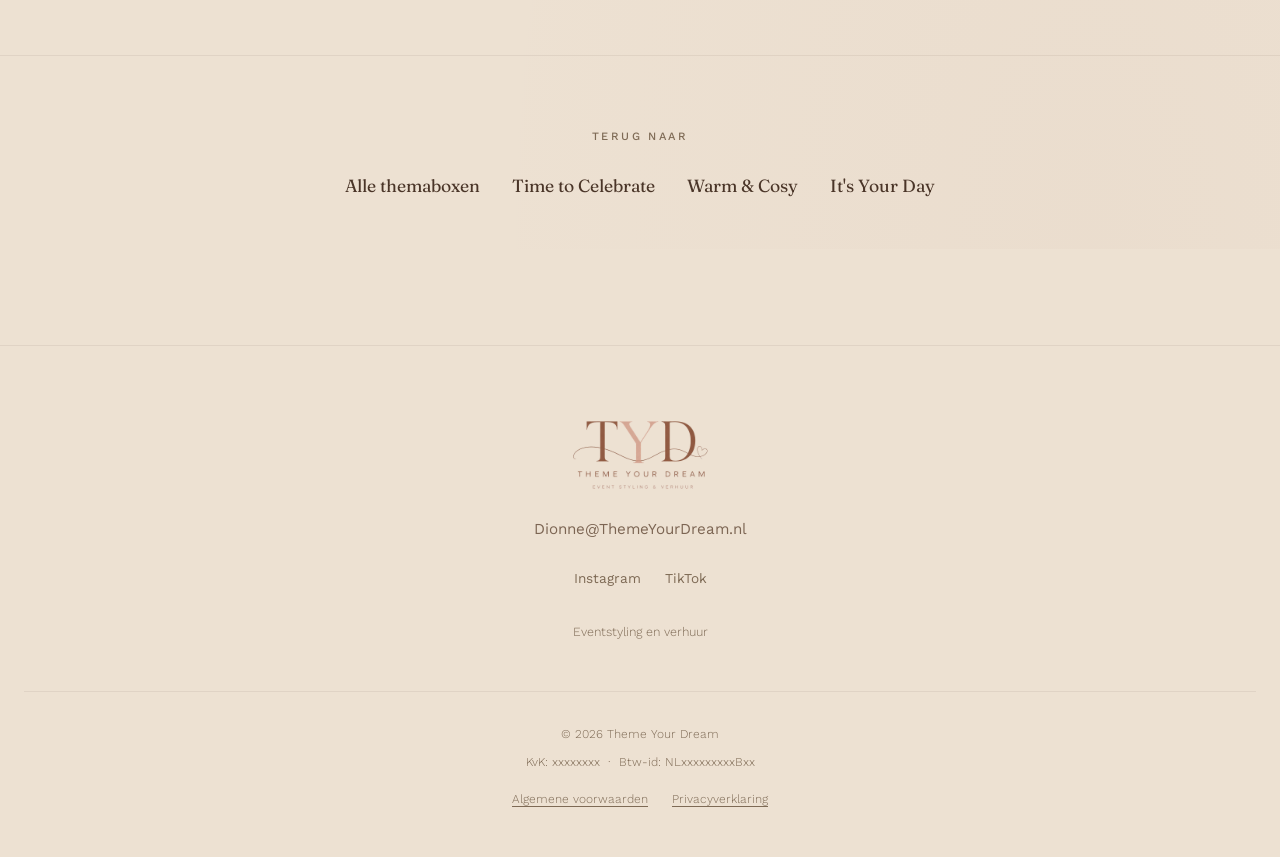
<file: box-natural.html>
<!DOCTYPE html>
<html lang="nl">
<head>
  <meta charset="UTF-8">
  <meta name="viewport" content="width=device-width, initial-scale=1.0">

  <title>Natural — Themabox — Theme Your Dream</title>
  <meta name="description" content="De Natural themabox van Theme Your Dream. Droogbloemen, glazen vaasjes en natuurlijke materialen voor een rustige, warme sfeer.">
  <meta name="robots" content="noindex, nofollow">

  <link rel="preconnect" href="https://fonts.googleapis.com">
  <link rel="preconnect" href="https://fonts.gstatic.com" crossorigin>
  <link href="https://fonts.googleapis.com/css2?family=Fraunces:opsz,wght@9..144,400;9..144,500;9..144,600&family=Work+Sans:wght@300;400;500&display=swap" rel="stylesheet">

  <link rel="stylesheet" href="style.css">
</head>
<body>

  <a class="skip-link" href="#main-content">Direct naar inhoud</a>

  <header class="site-header">
    <a class="site-header__logo" href="index.html" aria-label="Theme Your Dream, terug naar home">
      <img src="logo.png" alt="Theme Your Dream" width="720" height="380" onerror="this.style.display='none'; this.nextElementSibling.style.display='block'">
      <span class="site-header__logo-text" style="display:none">Theme Your Dream</span>
    </a>
  </header>

  <main id="main-content" class="page">

    <header class="page-hero">
      <span class="page-hero__eyebrow">Themabox</span>
      <h1 class="page-hero__title">Natural</h1>
      <p class="page-hero__lead">
        Droogbloemen, gevlochten materialen en zachte groentinten. Voor wie houdt van een
        rustige, aardse sfeer die tegelijkertijd verzorgd oogt.
      </p>
    </header>

    <section class="section section--photo">
      <img
        src="Themabox 2.png"
        alt="Natural themabox met droogbloemen, glazen vaasjes en gevlochten mand in groene tinten"
        class="site-photo site-photo--cinematic"
        width="1344"
        height="576"
      >
    </section>

    <section class="section section--narrow">
      <div class="box-meta">
        <div class="box-meta__item">
          <span class="box-meta__label">Huurprijs</span>
          <span class="box-meta__value">Vanaf €75</span>
        </div>
        <div class="box-meta__item">
          <span class="box-meta__label">Borg</span>
          <span class="box-meta__value">€35</span>
        </div>
        <div class="box-meta__item">
          <span class="box-meta__label">Verhuurperiode</span>
          <span class="box-meta__value">3 dagen</span>
        </div>
      </div>
    </section>

    <section class="section section--narrow">
      <div class="section__heading">
        <span class="section__eyebrow">Inhoud</span>
        <h2 class="section__title">Wat er in de box zit</h2>
      </div>

      <ul class="feature-list">
        <li class="feature-list__item">Droogbloemstuk van pampagras en grassen</li>
        <li class="feature-list__item">Twee glazen vaasjes in rookgrijs</li>
        <li class="feature-list__item">Gevlochten mand als tafelstuk</li>
        <li class="feature-list__item">Linnen doekje in saliegroen</li>
        <li class="feature-list__item">Theelichthouder in groen glas</li>
        <li class="feature-list__item">Kaart met natural-thema</li>
      </ul>
    </section>

    <section class="section section--narrow">
      <div class="content-block">
        <h2 class="content-block__title">Praktisch</h2>
        <p class="content-block__text">
          De borg wordt teruggestort zodra de box compleet en onbeschadigd is teruggebracht.
          Mist er iets of is er schade, dan wordt dit verrekend met de borg.
          De exacte prijs hangt af van eventuele aanpassingen of extra's, Dionne geeft dit van tevoren aan.
        </p>
      </div>
    </section>

    <section class="section section--narrow section--cta-padded">
      <p class="section__lead">
        Wil je deze box reserveren of heb je een vraag over de inhoud?
      </p>
      <a class="cta" href="mailto:Dionne@ThemeYourDream.nl">Reserveer deze box</a>
    </section>

    <section class="also-see" aria-label="Ook bekijken">
      <span class="also-see__label">Terug naar</span>
      <div class="also-see__links">
        <a href="themaboxen.html">Alle themaboxen</a>
        <a href="box-celebrate.html">Time to Celebrate</a>
        <a href="box-warm-cosy.html">Warm &amp; Cosy</a>
        <a href="box-your-day.html">It's Your Day</a>
      </div>
    </section>

  </main>

  <footer class="site-footer">
    <img src="logo.png" alt="Theme Your Dream" class="site-footer__logo" width="720" height="380">
    <a class="site-footer__email" href="mailto:Dionne@ThemeYourDream.nl">
      Dionne@ThemeYourDream.nl
    </a>
    <div class="site-footer__social">
      <a href="https://instagram.com/ThemeYourDream.nl" target="_blank" rel="noopener noreferrer">Instagram</a>
      <a href="https://tiktok.com/@ThemeYourDream.nl" target="_blank" rel="noopener noreferrer">TikTok</a>
    </div>
    <p class="site-footer__meta">Eventstyling en verhuur</p>

    <div class="site-footer__legal">
      <span>© 2026 Theme Your Dream</span>
      <span>KvK: xxxxxxxx &nbsp;·&nbsp; Btw-id: NLxxxxxxxxxBxx</span>
      <div class="site-footer__legal-links">
        <a href="Algemene voorwaarden Theme Your Dream.pdf" target="_blank" rel="noopener">Algemene voorwaarden</a>
        <a href="privacyverklaring.html">Privacyverklaring</a>
      </div>
    </div>
  </footer>

</body>
</html>
</file>
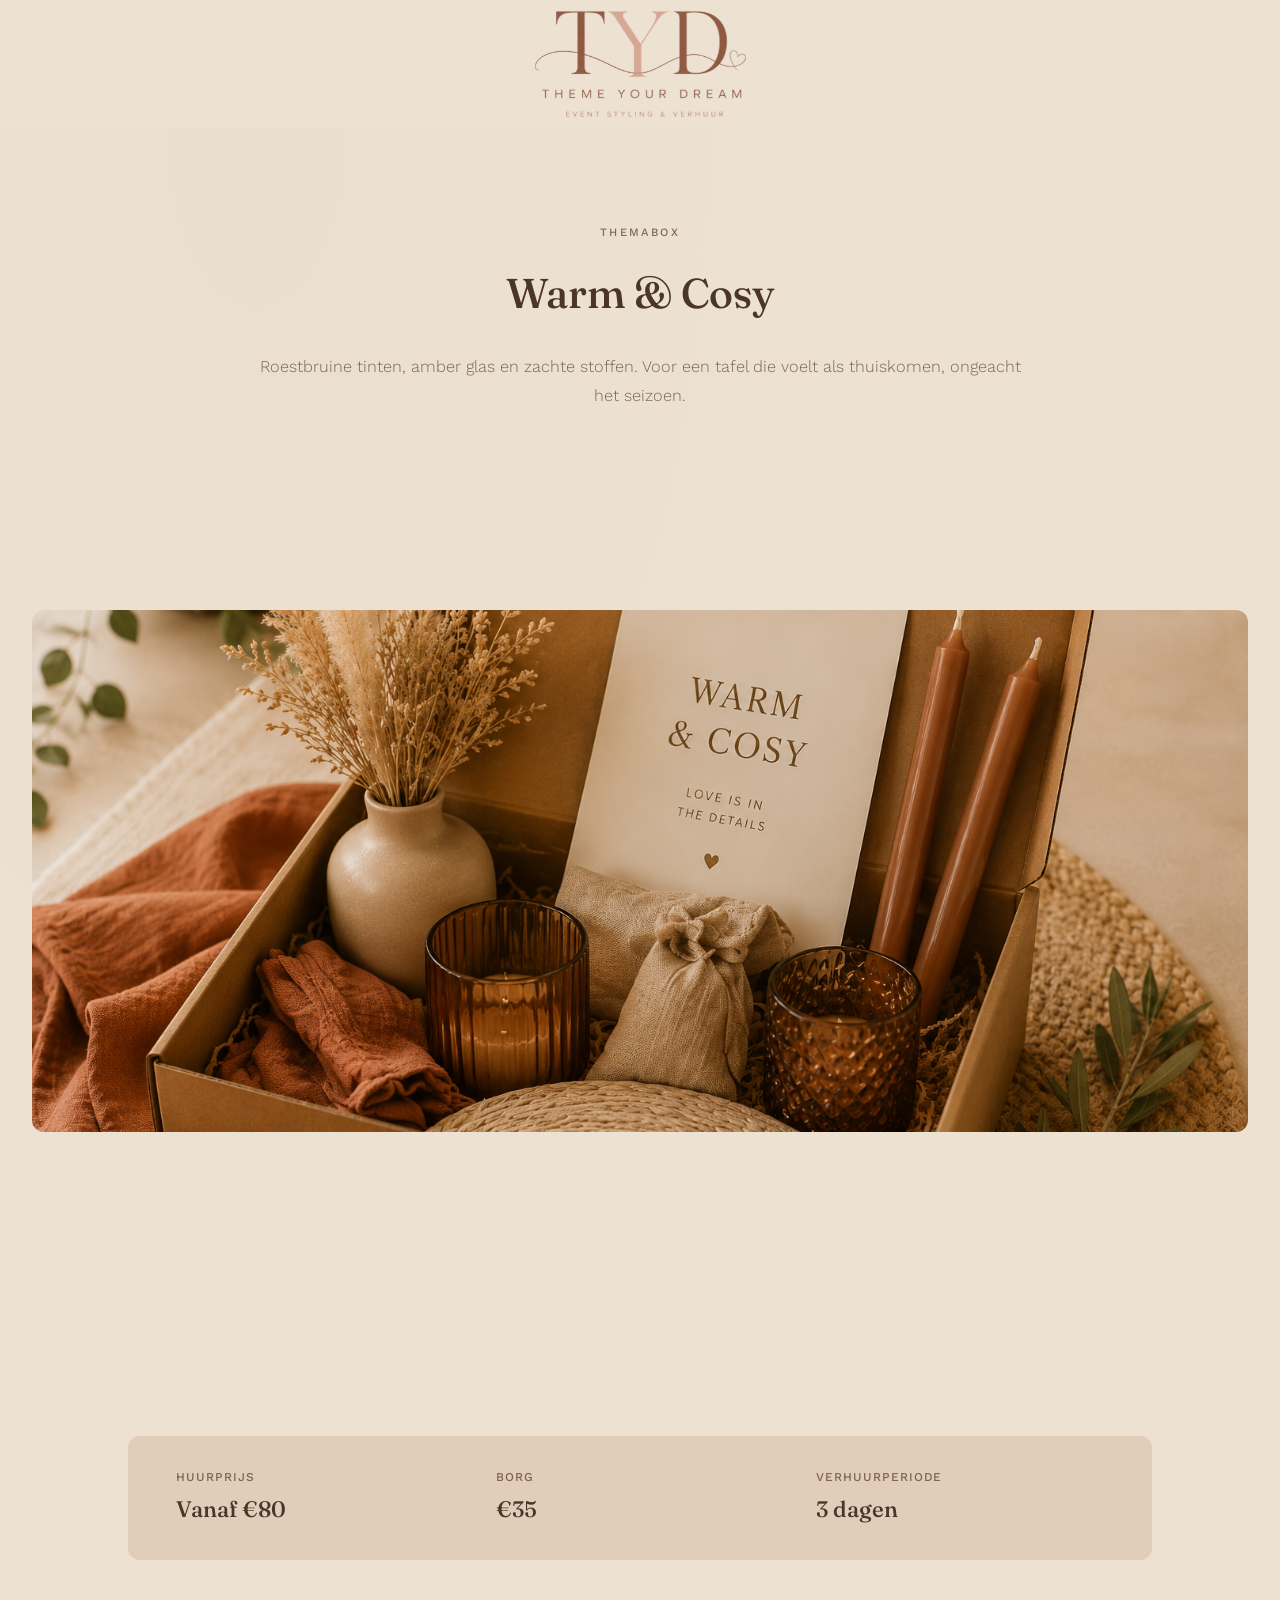
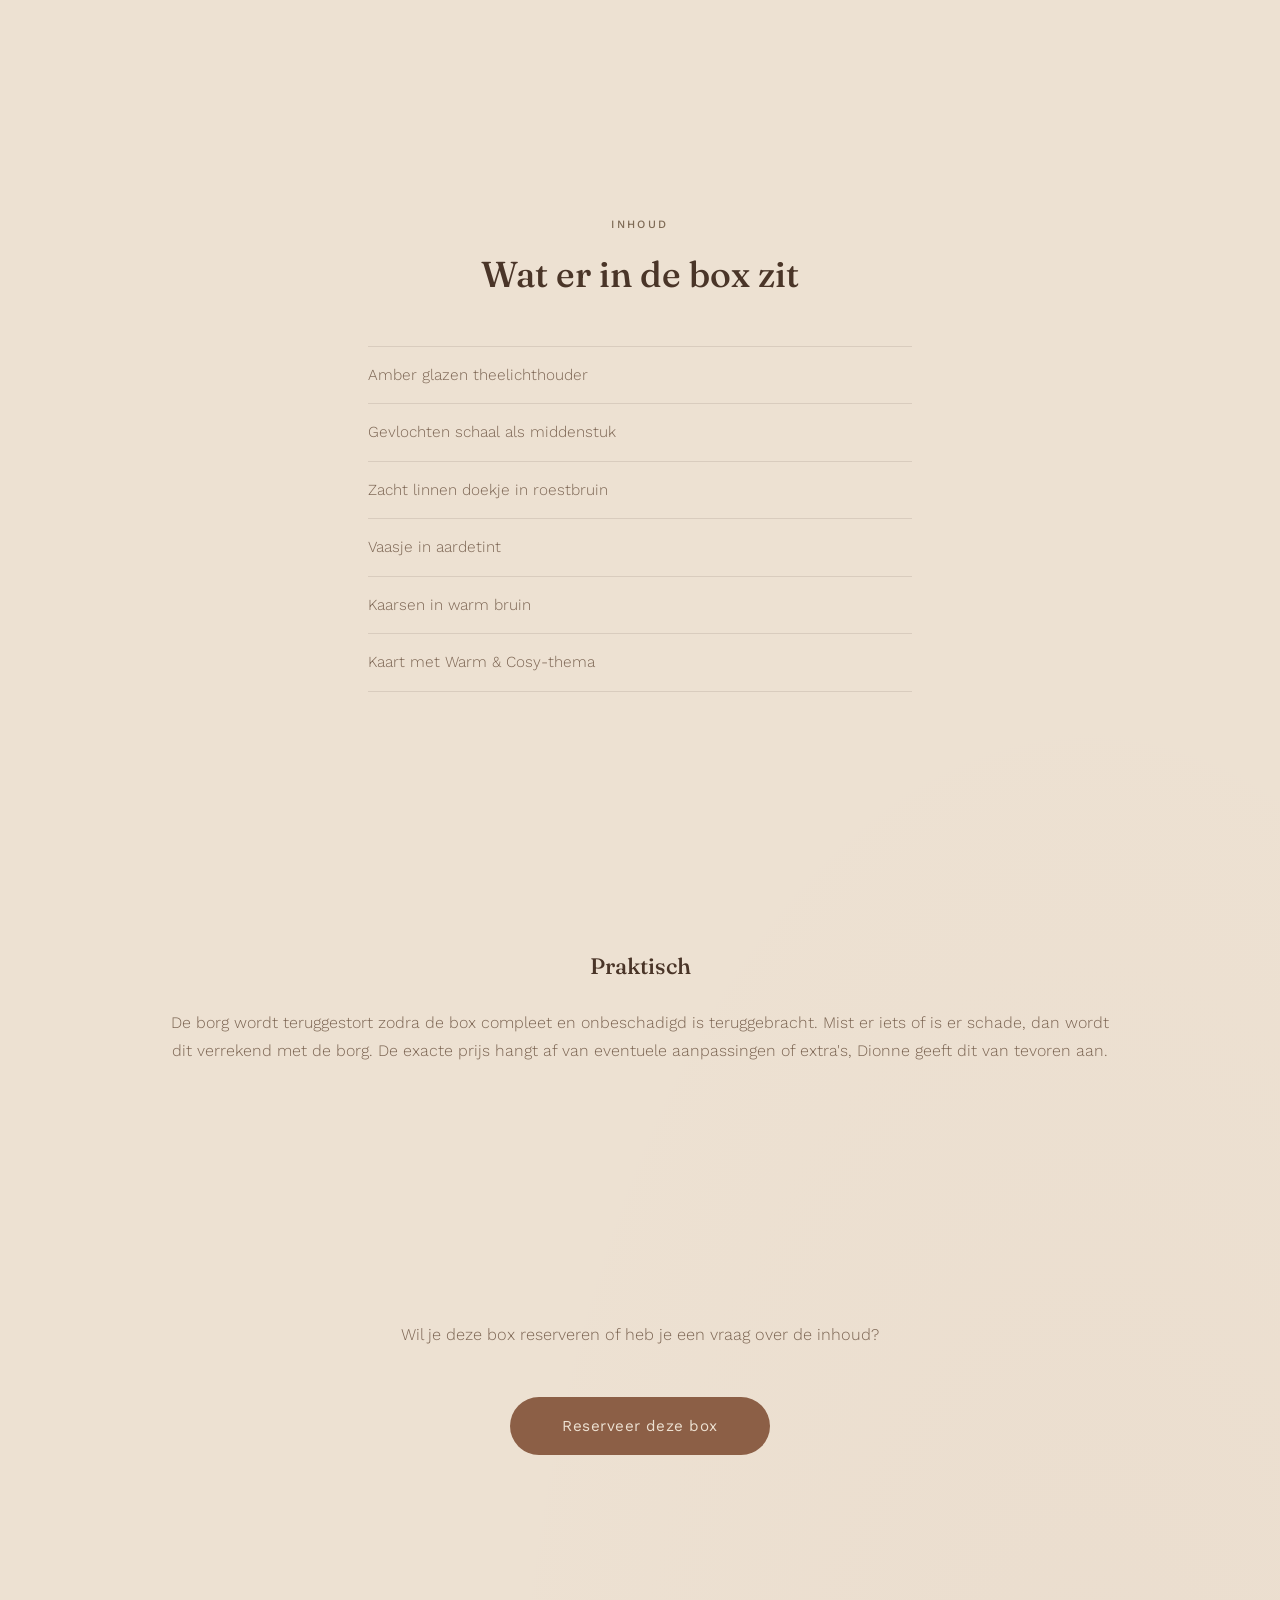
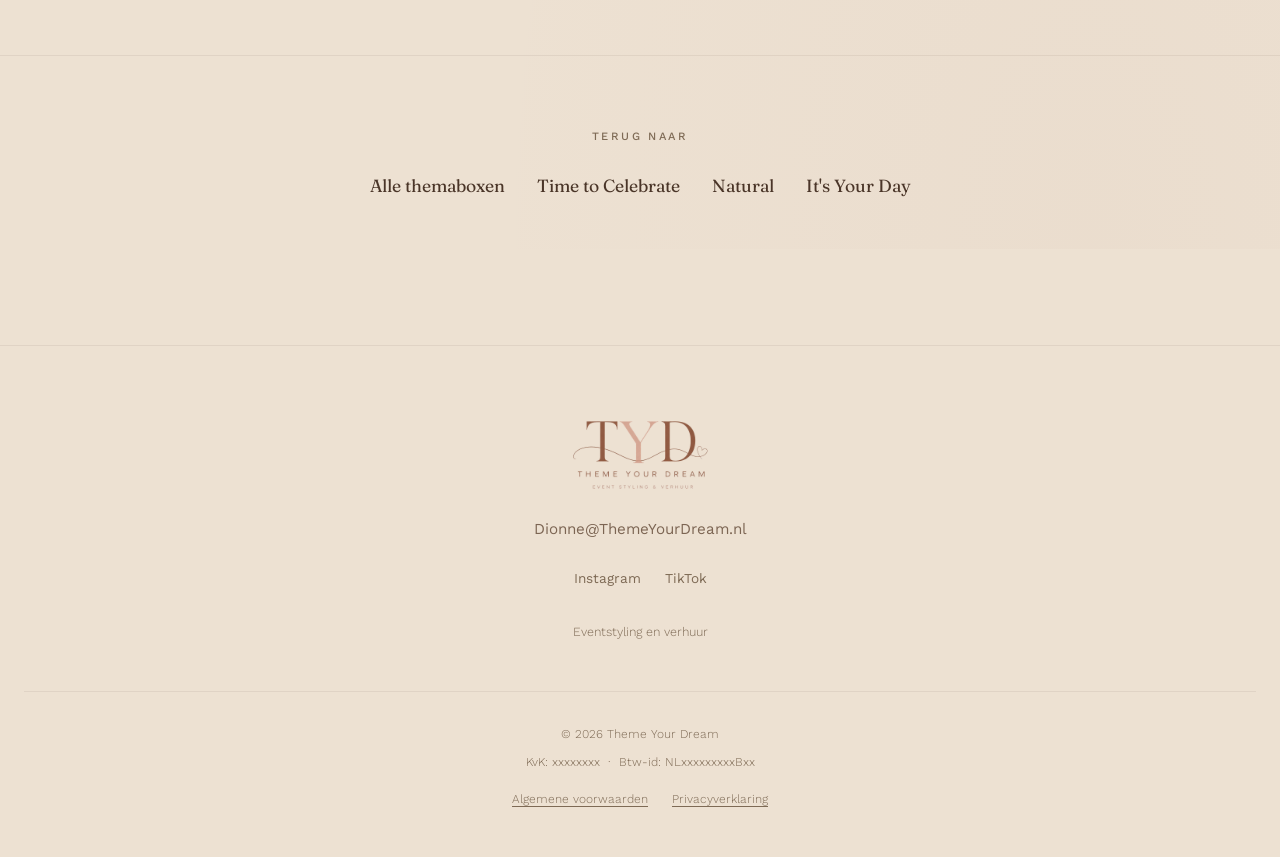
<file: box-warm-cosy.html>
<!DOCTYPE html>
<html lang="nl">
<head>
  <meta charset="UTF-8">
  <meta name="viewport" content="width=device-width, initial-scale=1.0">

  <title>Warm &amp; Cosy — Themabox — Theme Your Dream</title>
  <meta name="description" content="De Warm & Cosy themabox van Theme Your Dream. Aardse tinten, zachte stoffen en een amber sfeer voor een gezellige, warme tafel.">
  <meta name="robots" content="noindex, nofollow">

  <link rel="preconnect" href="https://fonts.googleapis.com">
  <link rel="preconnect" href="https://fonts.gstatic.com" crossorigin>
  <link href="https://fonts.googleapis.com/css2?family=Fraunces:opsz,wght@9..144,400;9..144,500;9..144,600&family=Work+Sans:wght@300;400;500&display=swap" rel="stylesheet">

  <link rel="stylesheet" href="style.css">
</head>
<body>

  <a class="skip-link" href="#main-content">Direct naar inhoud</a>

  <header class="site-header">
    <a class="site-header__logo" href="index.html" aria-label="Theme Your Dream, terug naar home">
      <img src="logo.png" alt="Theme Your Dream" width="720" height="380" onerror="this.style.display='none'; this.nextElementSibling.style.display='block'">
      <span class="site-header__logo-text" style="display:none">Theme Your Dream</span>
    </a>
  </header>

  <main id="main-content" class="page">

    <header class="page-hero">
      <span class="page-hero__eyebrow">Themabox</span>
      <h1 class="page-hero__title">Warm &amp; Cosy</h1>
      <p class="page-hero__lead">
        Roestbruine tinten, amber glas en zachte stoffen. Voor een tafel die voelt
        als thuiskomen, ongeacht het seizoen.
      </p>
    </header>

    <section class="section section--photo">
      <img
        src="Themabox 3.png"
        alt="Warm & Cosy themabox met amber theelichthouder, gevlochten schaal en roestbruin linnen"
        class="site-photo site-photo--cinematic"
        width="1344"
        height="576"
      >
    </section>

    <section class="section section--narrow">
      <div class="box-meta">
        <div class="box-meta__item">
          <span class="box-meta__label">Huurprijs</span>
          <span class="box-meta__value">Vanaf €80</span>
        </div>
        <div class="box-meta__item">
          <span class="box-meta__label">Borg</span>
          <span class="box-meta__value">€35</span>
        </div>
        <div class="box-meta__item">
          <span class="box-meta__label">Verhuurperiode</span>
          <span class="box-meta__value">3 dagen</span>
        </div>
      </div>
    </section>

    <section class="section section--narrow">
      <div class="section__heading">
        <span class="section__eyebrow">Inhoud</span>
        <h2 class="section__title">Wat er in de box zit</h2>
      </div>

      <ul class="feature-list">
        <li class="feature-list__item">Amber glazen theelichthouder</li>
        <li class="feature-list__item">Gevlochten schaal als middenstuk</li>
        <li class="feature-list__item">Zacht linnen doekje in roestbruin</li>
        <li class="feature-list__item">Vaasje in aardetint</li>
        <li class="feature-list__item">Kaarsen in warm bruin</li>
        <li class="feature-list__item">Kaart met Warm &amp; Cosy-thema</li>
      </ul>
    </section>

    <section class="section section--narrow">
      <div class="content-block">
        <h2 class="content-block__title">Praktisch</h2>
        <p class="content-block__text">
          De borg wordt teruggestort zodra de box compleet en onbeschadigd is teruggebracht.
          Mist er iets of is er schade, dan wordt dit verrekend met de borg.
          De exacte prijs hangt af van eventuele aanpassingen of extra's, Dionne geeft dit van tevoren aan.
        </p>
      </div>
    </section>

    <section class="section section--narrow section--cta-padded">
      <p class="section__lead">
        Wil je deze box reserveren of heb je een vraag over de inhoud?
      </p>
      <a class="cta" href="mailto:Dionne@ThemeYourDream.nl">Reserveer deze box</a>
    </section>

    <section class="also-see" aria-label="Ook bekijken">
      <span class="also-see__label">Terug naar</span>
      <div class="also-see__links">
        <a href="themaboxen.html">Alle themaboxen</a>
        <a href="box-celebrate.html">Time to Celebrate</a>
        <a href="box-natural.html">Natural</a>
        <a href="box-your-day.html">It's Your Day</a>
      </div>
    </section>

  </main>

  <footer class="site-footer">
    <img src="logo.png" alt="Theme Your Dream" class="site-footer__logo" width="720" height="380">
    <a class="site-footer__email" href="mailto:Dionne@ThemeYourDream.nl">
      Dionne@ThemeYourDream.nl
    </a>
    <div class="site-footer__social">
      <a href="https://instagram.com/ThemeYourDream.nl" target="_blank" rel="noopener noreferrer">Instagram</a>
      <a href="https://tiktok.com/@ThemeYourDream.nl" target="_blank" rel="noopener noreferrer">TikTok</a>
    </div>
    <p class="site-footer__meta">Eventstyling en verhuur</p>

    <div class="site-footer__legal">
      <span>© 2026 Theme Your Dream</span>
      <span>KvK: xxxxxxxx &nbsp;·&nbsp; Btw-id: NLxxxxxxxxxBxx</span>
      <div class="site-footer__legal-links">
        <a href="Algemene voorwaarden Theme Your Dream.pdf" target="_blank" rel="noopener">Algemene voorwaarden</a>
        <a href="privacyverklaring.html">Privacyverklaring</a>
      </div>
    </div>
  </footer>

</body>
</html>
</file>
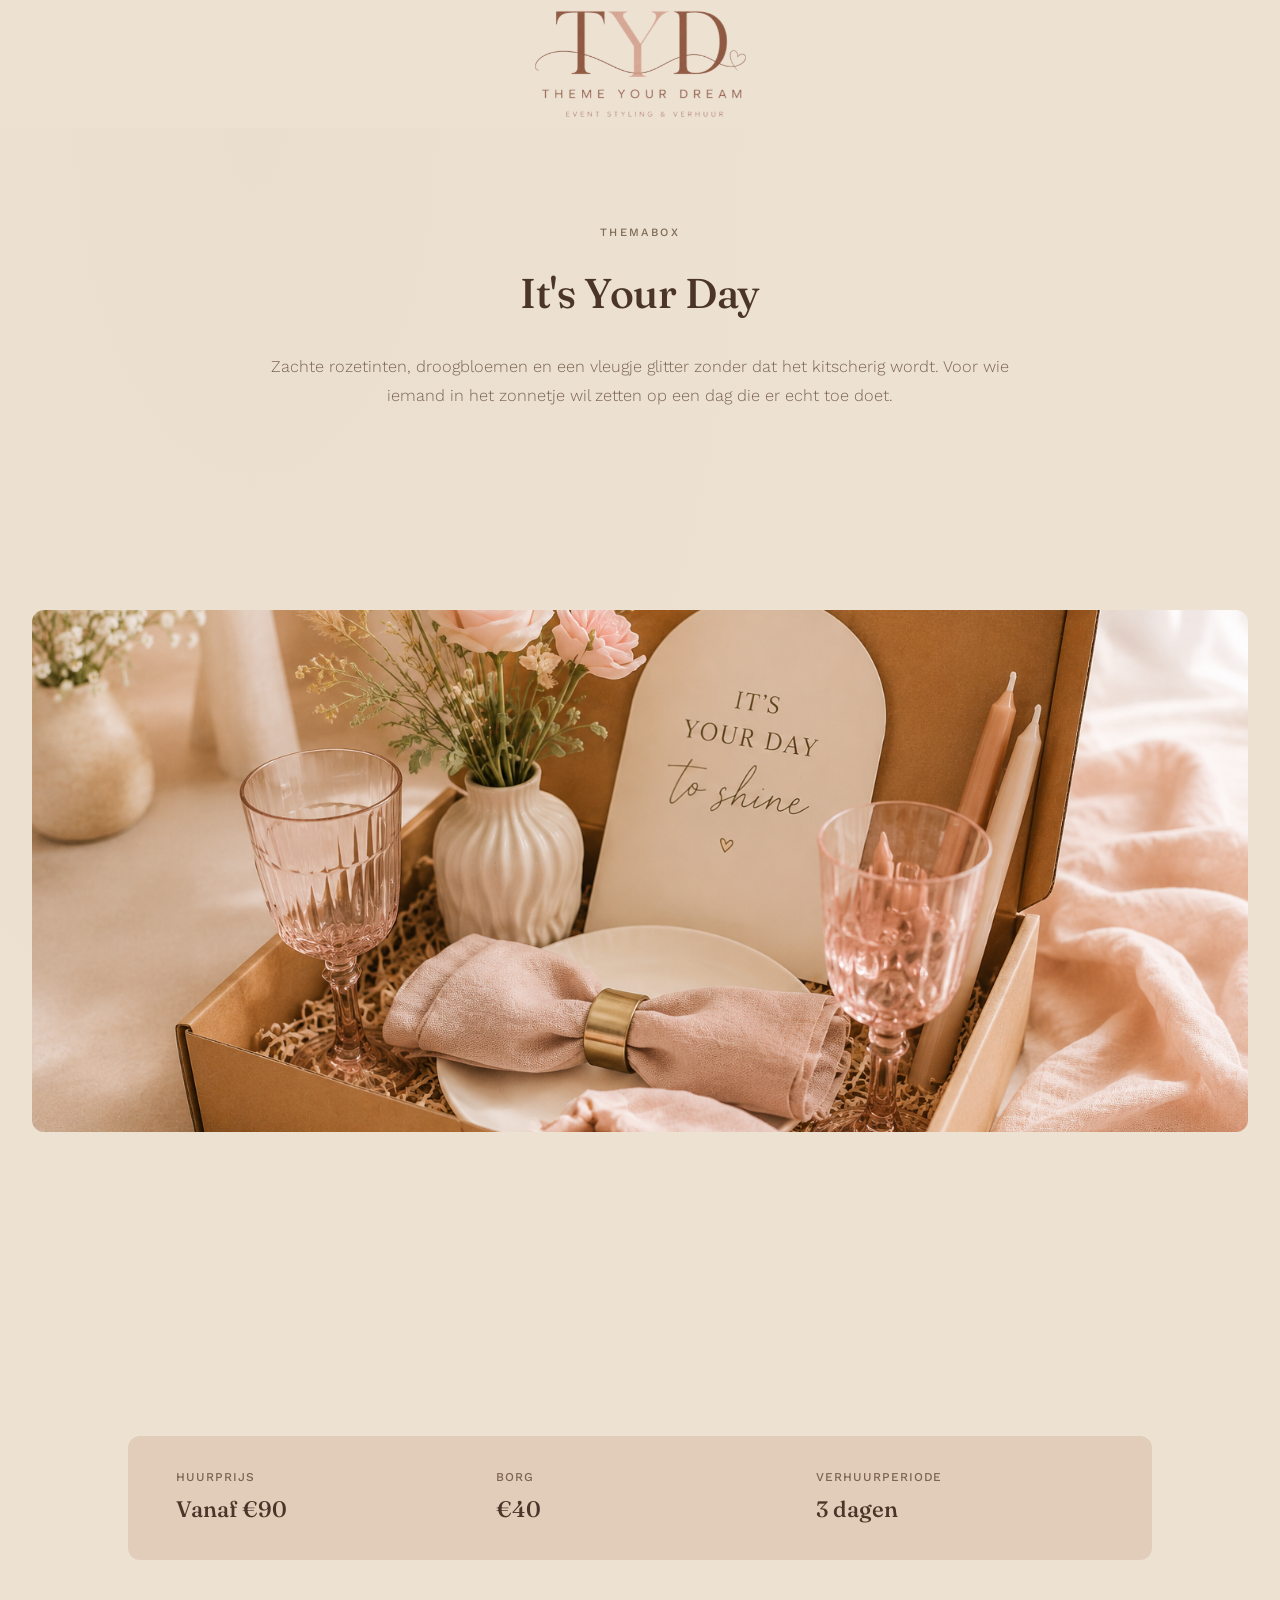
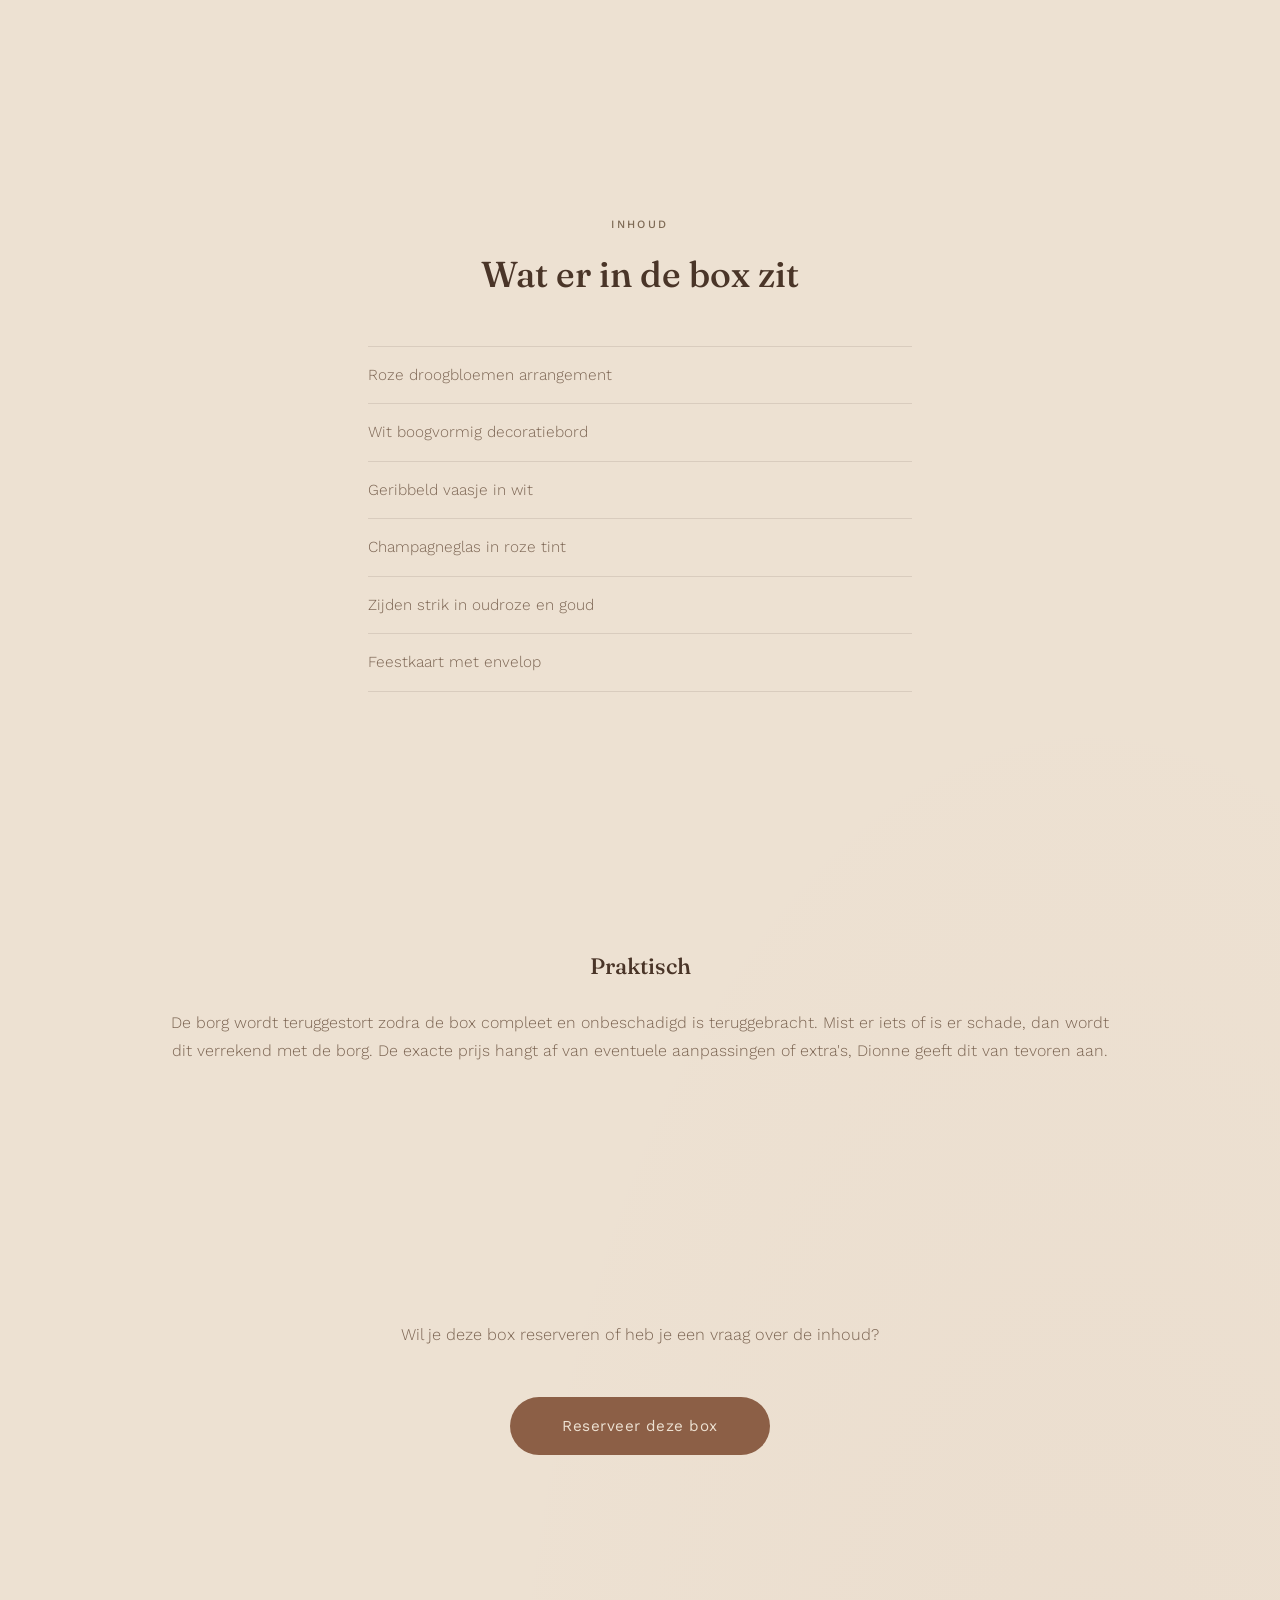
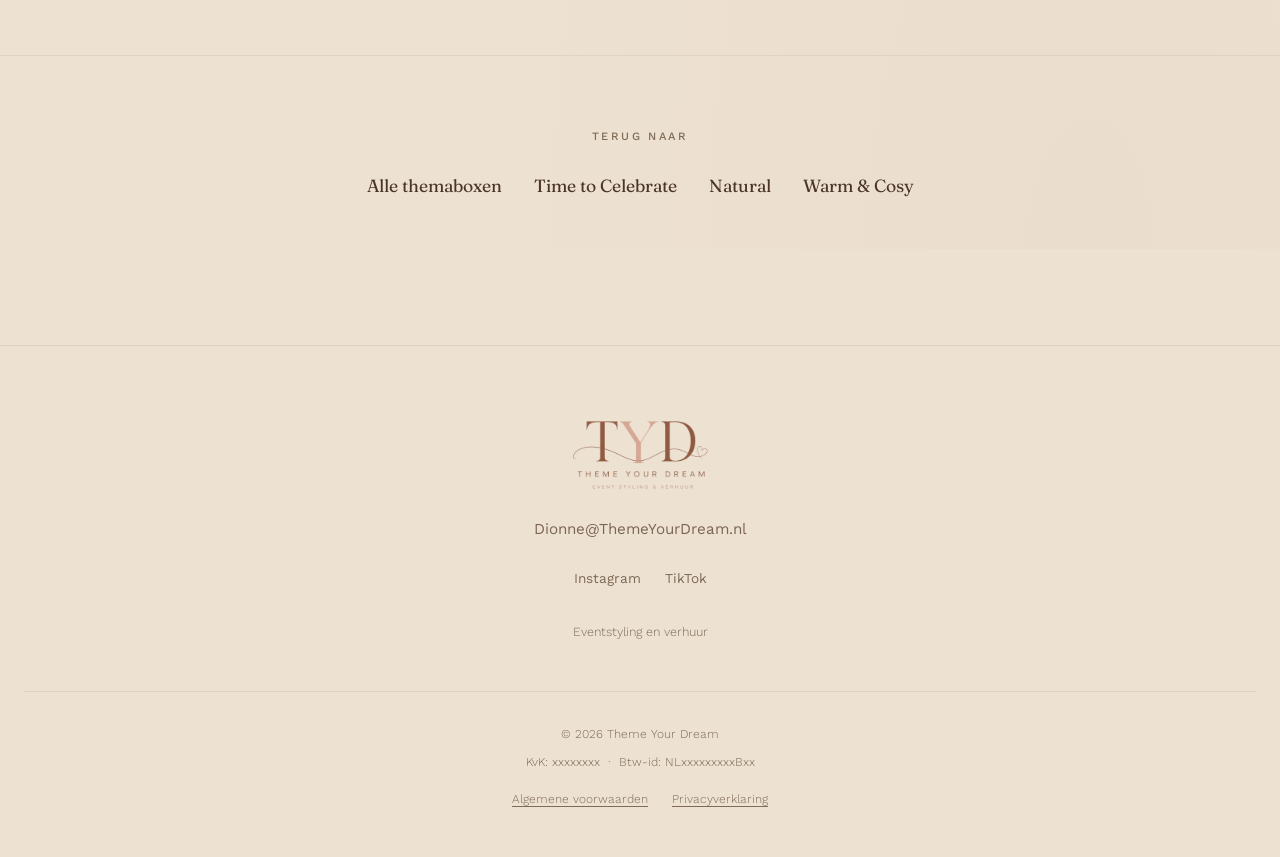
<file: box-your-day.html>
<!DOCTYPE html>
<html lang="nl">
<head>
  <meta charset="UTF-8">
  <meta name="viewport" content="width=device-width, initial-scale=1.0">

  <title>It's Your Day — Themabox — Theme Your Dream</title>
  <meta name="description" content="De It's Your Day themabox van Theme Your Dream. Roze droogbloemen, champagneglas en een zachte feestelijke sfeer voor jouw bijzondere moment.">
  <meta name="robots" content="noindex, nofollow">

  <link rel="preconnect" href="https://fonts.googleapis.com">
  <link rel="preconnect" href="https://fonts.gstatic.com" crossorigin>
  <link href="https://fonts.googleapis.com/css2?family=Fraunces:opsz,wght@9..144,400;9..144,500;9..144,600&family=Work+Sans:wght@300;400;500&display=swap" rel="stylesheet">

  <link rel="stylesheet" href="style.css">
</head>
<body>

  <a class="skip-link" href="#main-content">Direct naar inhoud</a>

  <header class="site-header">
    <a class="site-header__logo" href="index.html" aria-label="Theme Your Dream, terug naar home">
      <img src="logo.png" alt="Theme Your Dream" width="720" height="380" onerror="this.style.display='none'; this.nextElementSibling.style.display='block'">
      <span class="site-header__logo-text" style="display:none">Theme Your Dream</span>
    </a>
  </header>

  <main id="main-content" class="page">

    <header class="page-hero">
      <span class="page-hero__eyebrow">Themabox</span>
      <h1 class="page-hero__title">It's Your Day</h1>
      <p class="page-hero__lead">
        Zachte rozetinten, droogbloemen en een vleugje glitter zonder dat het kitscherig wordt.
        Voor wie iemand in het zonnetje wil zetten op een dag die er echt toe doet.
      </p>
    </header>

    <section class="section section--photo">
      <img
        src="Themabox 4.png"
        alt="It's Your Day themabox met roze droogbloemen, champagneglas en zijden strik"
        class="site-photo site-photo--cinematic"
        width="1344"
        height="576"
      >
    </section>

    <section class="section section--narrow">
      <div class="box-meta">
        <div class="box-meta__item">
          <span class="box-meta__label">Huurprijs</span>
          <span class="box-meta__value">Vanaf €90</span>
        </div>
        <div class="box-meta__item">
          <span class="box-meta__label">Borg</span>
          <span class="box-meta__value">€40</span>
        </div>
        <div class="box-meta__item">
          <span class="box-meta__label">Verhuurperiode</span>
          <span class="box-meta__value">3 dagen</span>
        </div>
      </div>
    </section>

    <section class="section section--narrow">
      <div class="section__heading">
        <span class="section__eyebrow">Inhoud</span>
        <h2 class="section__title">Wat er in de box zit</h2>
      </div>

      <ul class="feature-list">
        <li class="feature-list__item">Roze droogbloemen arrangement</li>
        <li class="feature-list__item">Wit boogvormig decoratiebord</li>
        <li class="feature-list__item">Geribbeld vaasje in wit</li>
        <li class="feature-list__item">Champagneglas in roze tint</li>
        <li class="feature-list__item">Zijden strik in oudroze en goud</li>
        <li class="feature-list__item">Feestkaart met envelop</li>
      </ul>
    </section>

    <section class="section section--narrow">
      <div class="content-block">
        <h2 class="content-block__title">Praktisch</h2>
        <p class="content-block__text">
          De borg wordt teruggestort zodra de box compleet en onbeschadigd is teruggebracht.
          Mist er iets of is er schade, dan wordt dit verrekend met de borg.
          De exacte prijs hangt af van eventuele aanpassingen of extra's, Dionne geeft dit van tevoren aan.
        </p>
      </div>
    </section>

    <section class="section section--narrow section--cta-padded">
      <p class="section__lead">
        Wil je deze box reserveren of heb je een vraag over de inhoud?
      </p>
      <a class="cta" href="mailto:Dionne@ThemeYourDream.nl">Reserveer deze box</a>
    </section>

    <section class="also-see" aria-label="Ook bekijken">
      <span class="also-see__label">Terug naar</span>
      <div class="also-see__links">
        <a href="themaboxen.html">Alle themaboxen</a>
        <a href="box-celebrate.html">Time to Celebrate</a>
        <a href="box-natural.html">Natural</a>
        <a href="box-warm-cosy.html">Warm &amp; Cosy</a>
      </div>
    </section>

  </main>

  <footer class="site-footer">
    <img src="logo.png" alt="Theme Your Dream" class="site-footer__logo" width="720" height="380">
    <a class="site-footer__email" href="mailto:Dionne@ThemeYourDream.nl">
      Dionne@ThemeYourDream.nl
    </a>
    <div class="site-footer__social">
      <a href="https://instagram.com/ThemeYourDream.nl" target="_blank" rel="noopener noreferrer">Instagram</a>
      <a href="https://tiktok.com/@ThemeYourDream.nl" target="_blank" rel="noopener noreferrer">TikTok</a>
    </div>
    <p class="site-footer__meta">Eventstyling en verhuur</p>

    <div class="site-footer__legal">
      <span>© 2026 Theme Your Dream</span>
      <span>KvK: xxxxxxxx &nbsp;·&nbsp; Btw-id: NLxxxxxxxxxBxx</span>
      <div class="site-footer__legal-links">
        <a href="Algemene voorwaarden Theme Your Dream.pdf" target="_blank" rel="noopener">Algemene voorwaarden</a>
        <a href="privacyverklaring.html">Privacyverklaring</a>
      </div>
    </div>
  </footer>

</body>
</html>
</file>
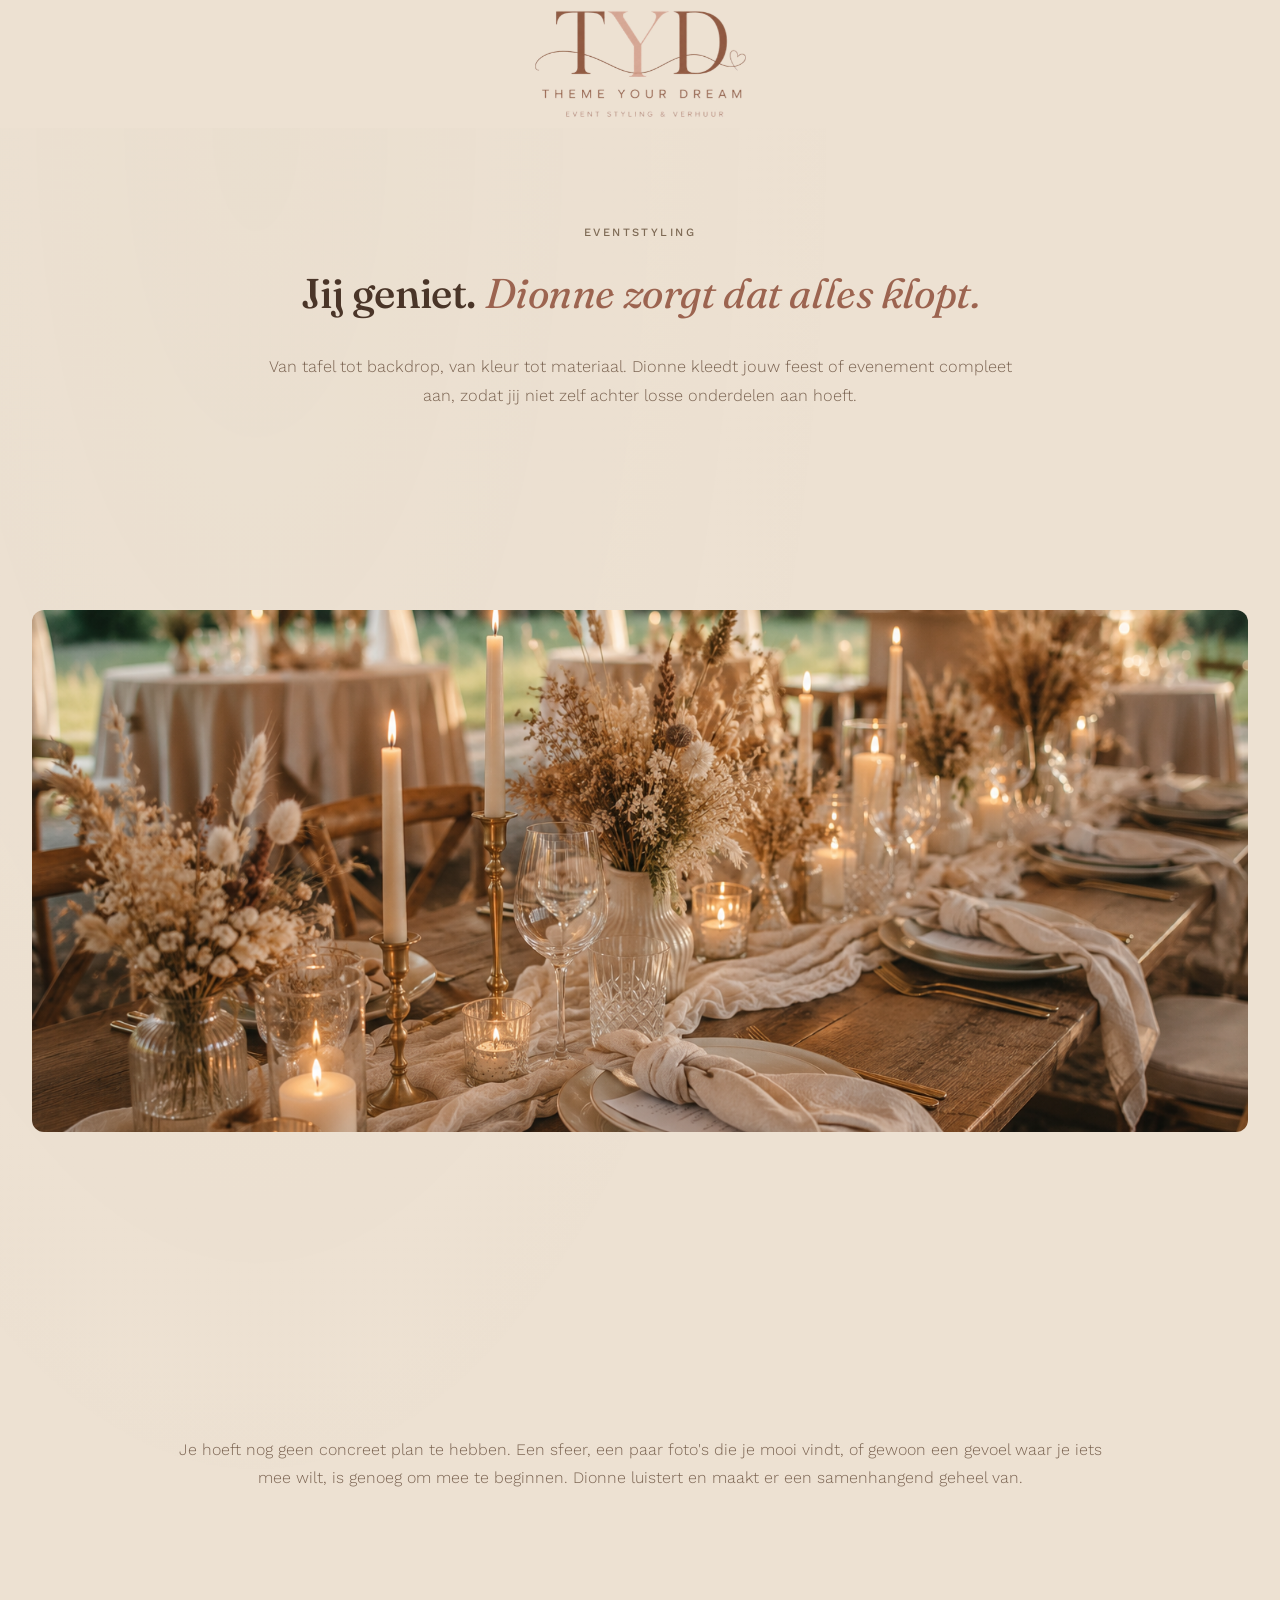
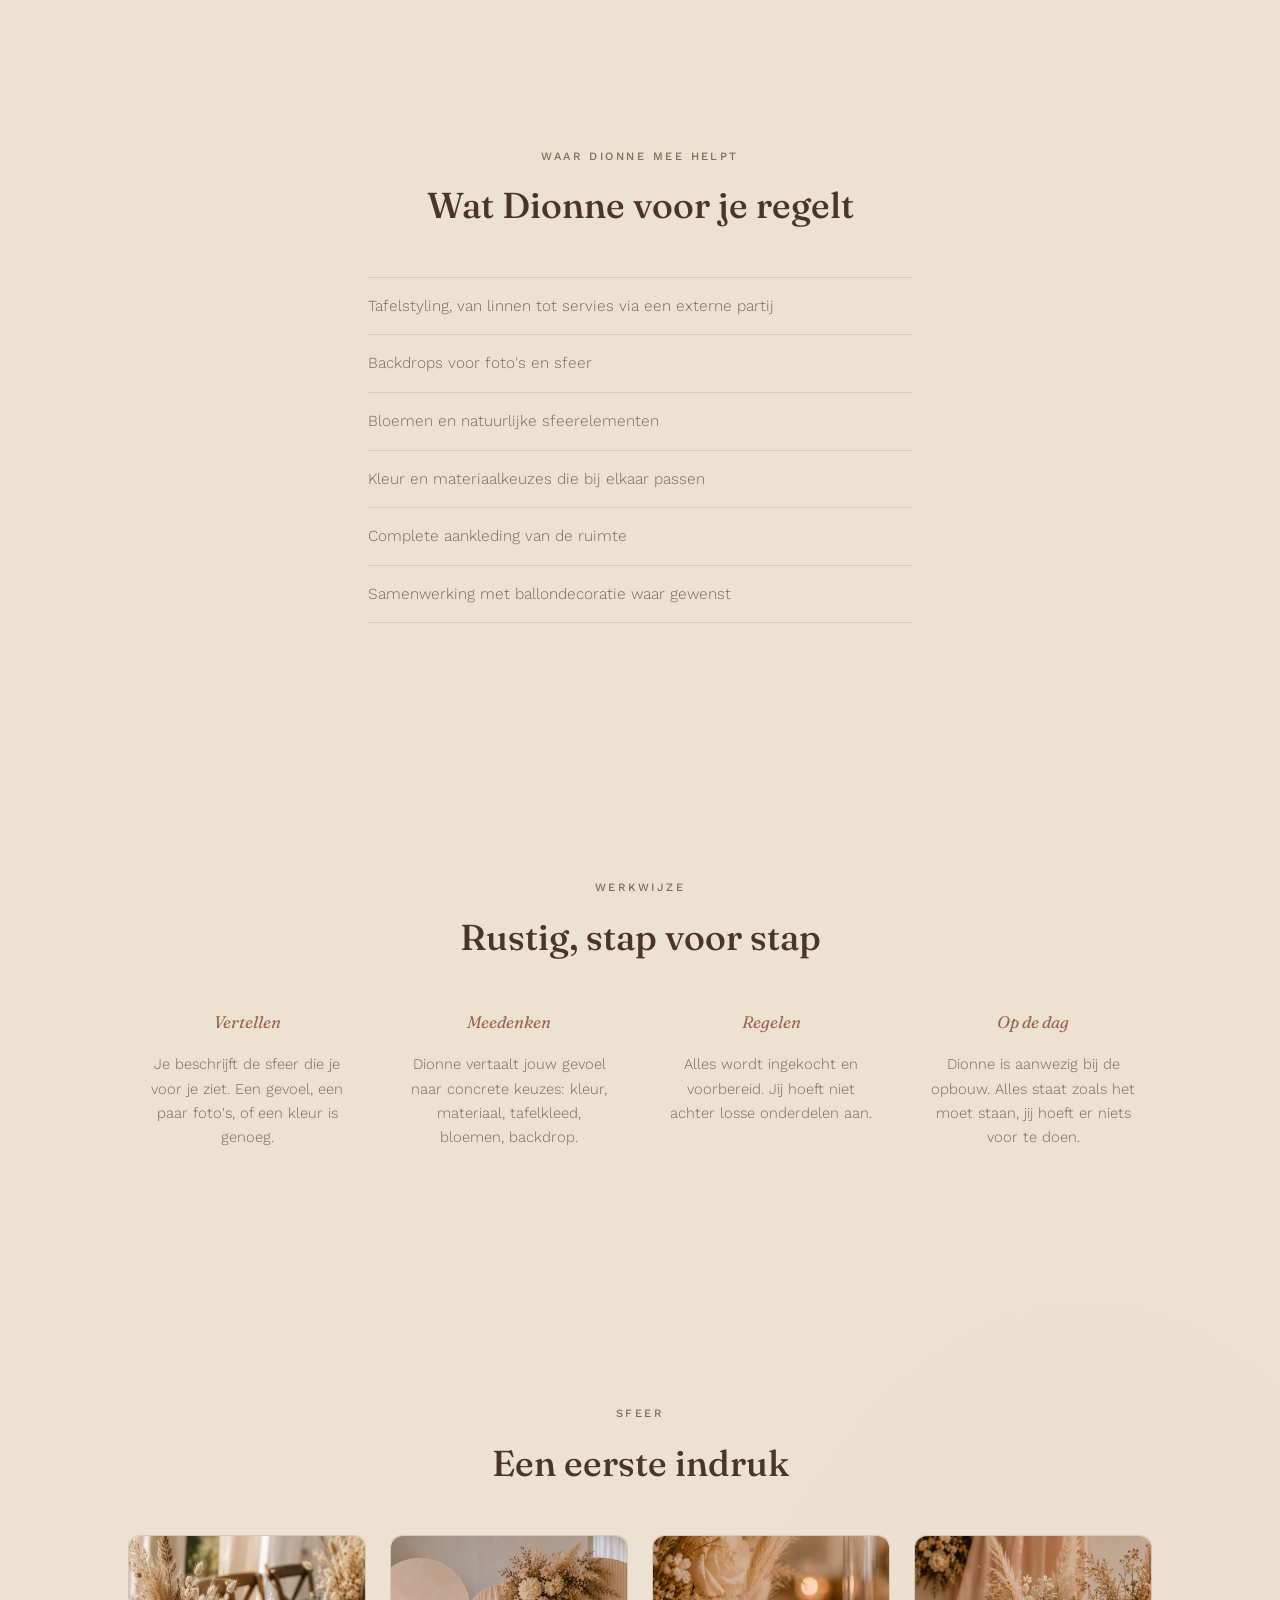
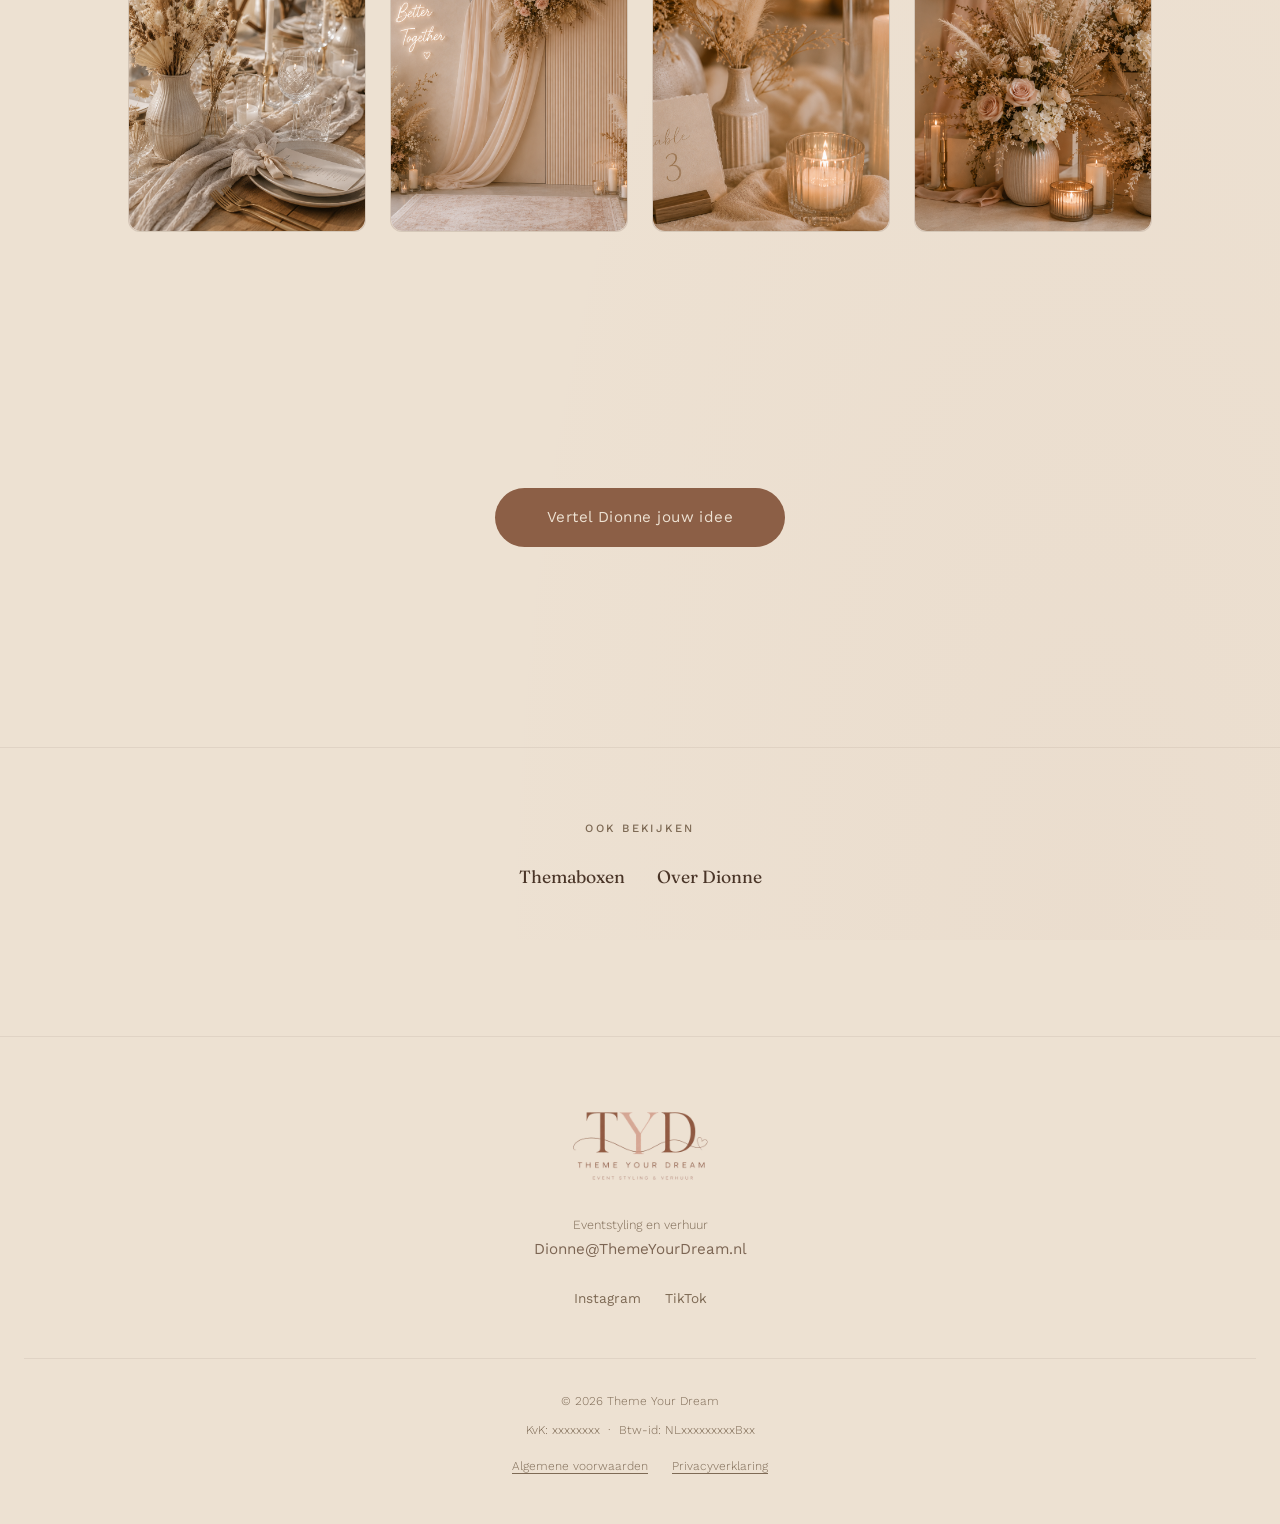
<file: eventstyling.html>
<!DOCTYPE html>
<html lang="nl">
<head>
  <meta charset="UTF-8">
  <meta name="viewport" content="width=device-width, initial-scale=1.0">

  <title>Eventstyling — Theme Your Dream</title>
  <meta name="description" content="Complete eventstyling voor jouw feest of evenement. Tafelaankleding, backdrops, bloemen en sfeer. Dionne denkt mee en zorgt dat alles klopt.">
  <meta name="robots" content="noindex, nofollow">

  <link rel="preconnect" href="https://fonts.googleapis.com">
  <link rel="preconnect" href="https://fonts.gstatic.com" crossorigin>
  <link href="https://fonts.googleapis.com/css2?family=Fraunces:opsz,wght@9..144,400;9..144,500;9..144,600&family=Work+Sans:wght@300;400;500&display=swap" rel="stylesheet">

  <link rel="stylesheet" href="style.css">
</head>
<body>

  <a class="skip-link" href="#main-content">Direct naar inhoud</a>

  <header class="site-header">
    <a class="site-header__logo" href="index.html" aria-label="Theme Your Dream, terug naar home">
      <img src="logo.png" alt="Theme Your Dream" width="720" height="380" onerror="this.style.display='none'; this.nextElementSibling.style.display='block'">
      <span class="site-header__logo-text" style="display:none">Theme Your Dream</span>
    </a>
  </header>

  <main id="main-content" class="page">

    <!-- ============================================
         Pagina hero
         ============================================ -->
    <header class="page-hero">
      <span class="page-hero__eyebrow">Eventstyling</span>
      <h1 class="page-hero__title">
        Jij geniet. <em>Dionne zorgt dat alles klopt.</em>
      </h1>
      <p class="page-hero__lead">
        Van tafel tot backdrop, van kleur tot materiaal. Dionne kleedt
        jouw feest of evenement compleet aan, zodat jij niet zelf
        achter losse onderdelen aan hoeft.
      </p>
    </header>

    <!-- ============================================
         Sfeerfoto boven de vouw
         ============================================ -->
    <section class="section section--photo">
      <img
        src="Sfeervolle tafelaankleding met linnen.png"
        alt="Gedekte houten tafel met droogbloemen, kaarsen, linnen loper en gouden bestek in een feesttent"
        class="site-photo site-photo--cinematic"
        width="1344"
        height="576"
      >
    </section>

    <!-- ============================================
         Geen plan nodig
         ============================================ -->
    <section class="section section--narrow section--tight">
      <div class="content-block">
        <p class="content-block__text">
          Je hoeft nog geen concreet plan te hebben. Een sfeer, een
          paar foto's die je mooi vindt, of gewoon een gevoel waar je
          iets mee wilt, is genoeg om mee te beginnen. Dionne luistert
          en maakt er een samenhangend geheel van.
        </p>
      </div>
    </section>


    <!-- ============================================
         Wat valt eronder
         ============================================ -->
    <section class="section section--narrow">
      <div class="section__heading">
        <span class="section__eyebrow">Waar Dionne mee helpt</span>
        <h2 class="section__title">Wat Dionne voor je regelt</h2>
      </div>

      <ul class="feature-list">
        <li class="feature-list__item">Tafelstyling, van linnen tot servies via een externe partij</li>
        <li class="feature-list__item">Backdrops voor foto's en sfeer</li>
        <li class="feature-list__item">Bloemen en natuurlijke sfeerelementen</li>
        <li class="feature-list__item">Kleur en materiaalkeuzes die bij elkaar passen</li>
        <li class="feature-list__item">Complete aankleding van de ruimte</li>
        <li class="feature-list__item">Samenwerking met ballondecoratie waar gewenst</li>
      </ul>
    </section>

    <!-- ============================================
         Werkwijze
         ============================================ -->
    <section class="section section--narrow">
      <div class="section__heading">
        <span class="section__eyebrow">Werkwijze</span>
        <h2 class="section__title">Rustig, stap voor stap</h2>
      </div>

      <div class="process">
        <div class="process__step">
          <span class="process__step-label">Vertellen</span>
          <p class="process__step-text">Je beschrijft de sfeer die je voor je ziet. Een gevoel, een paar foto's, of een kleur is genoeg.</p>
        </div>
        <div class="process__step">
          <span class="process__step-label">Meedenken</span>
          <p class="process__step-text">Dionne vertaalt jouw gevoel naar concrete keuzes: kleur, materiaal, tafelkleed, bloemen, backdrop.</p>
        </div>
        <div class="process__step">
          <span class="process__step-label">Regelen</span>
          <p class="process__step-text">Alles wordt ingekocht en voorbereid. Jij hoeft niet achter losse onderdelen aan.</p>
        </div>
        <div class="process__step">
          <span class="process__step-label">Op de dag</span>
          <p class="process__step-text">Dionne is aanwezig bij de opbouw. Alles staat zoals het moet staan, jij hoeft er niets voor te doen.</p>
        </div>
      </div>
    </section>

    <!-- ============================================
         Sfeerblok
         ============================================ -->
    <section class="section">
      <div class="section__heading">
        <span class="section__eyebrow">Sfeer</span>
        <h2 class="section__title">Een eerste indruk</h2>
      </div>

      <div class="mood-grid">
        <div class="mood-card mood-card--photo">
          <img src="Tafelstyling met linnen, servies en droogbloemen.png" alt="Tafelstyling met linnen, servies en droogbloemen" class="mood-card__img">
        </div>
        <div class="mood-card mood-card--photo">
          <img src="Backdrop met bloemen en zachte achtergrond voor foto's.png" alt="Backdrop met bloemen en zachte achtergrond voor foto's" class="mood-card__img">
        </div>
        <div class="mood-card mood-card--photo">
          <img src="Details die het verschil maken kaarsen.png" alt="Details die het verschil maken: kaarsen, materialen, kleur" class="mood-card__img">
        </div>
        <div class="mood-card mood-card--photo">
          <img src="Bloemstukken.png" alt="Bloemstukken en sfeerelementen, afgestemd op de stijl" class="mood-card__img">
        </div>
      </div>
    </section>

    <!-- ============================================
         CTA
         ============================================ -->
    <section class="section section--narrow section--cta">
      <a class="cta" href="mailto:Dionne@ThemeYourDream.nl">
        Vertel Dionne jouw idee
      </a>
    </section>

    <!-- ============================================
         Zachte verwijzing, geen menu
         ============================================ -->
    <section class="also-see" aria-label="Ook bekijken">
      <span class="also-see__label">Ook bekijken</span>
      <div class="also-see__links">
        <a href="themaboxen.html">Themaboxen</a>
        <a href="over_dionne.html">Over Dionne</a>
      </div>
    </section>

  </main>

  <footer class="site-footer">
    <img src="logo.png" alt="Theme Your Dream" class="site-footer__logo" width="720" height="380">
    <p class="site-footer__meta">Eventstyling en verhuur</p>
    <a class="site-footer__email" href="mailto:Dionne@ThemeYourDream.nl">
      Dionne@ThemeYourDream.nl
    </a>
    <div class="site-footer__social">
      <a href="https://instagram.com/ThemeYourDream.nl" target="_blank" rel="noopener noreferrer">Instagram</a>
      <a href="https://tiktok.com/@ThemeYourDream.nl" target="_blank" rel="noopener noreferrer">TikTok</a>
    </div>

    <div class="site-footer__legal">
      <span>© 2026 Theme Your Dream</span>
      <span>KvK: xxxxxxxx &nbsp;·&nbsp; Btw-id: NLxxxxxxxxxBxx</span>
      <div class="site-footer__legal-links">
        <a href="Algemene voorwaarden Theme Your Dream.pdf" target="_blank" rel="noopener">Algemene voorwaarden</a>
        <a href="privacyverklaring.html">Privacyverklaring</a>
      </div>
    </div>
  </footer>

</body>
</html>
</file>
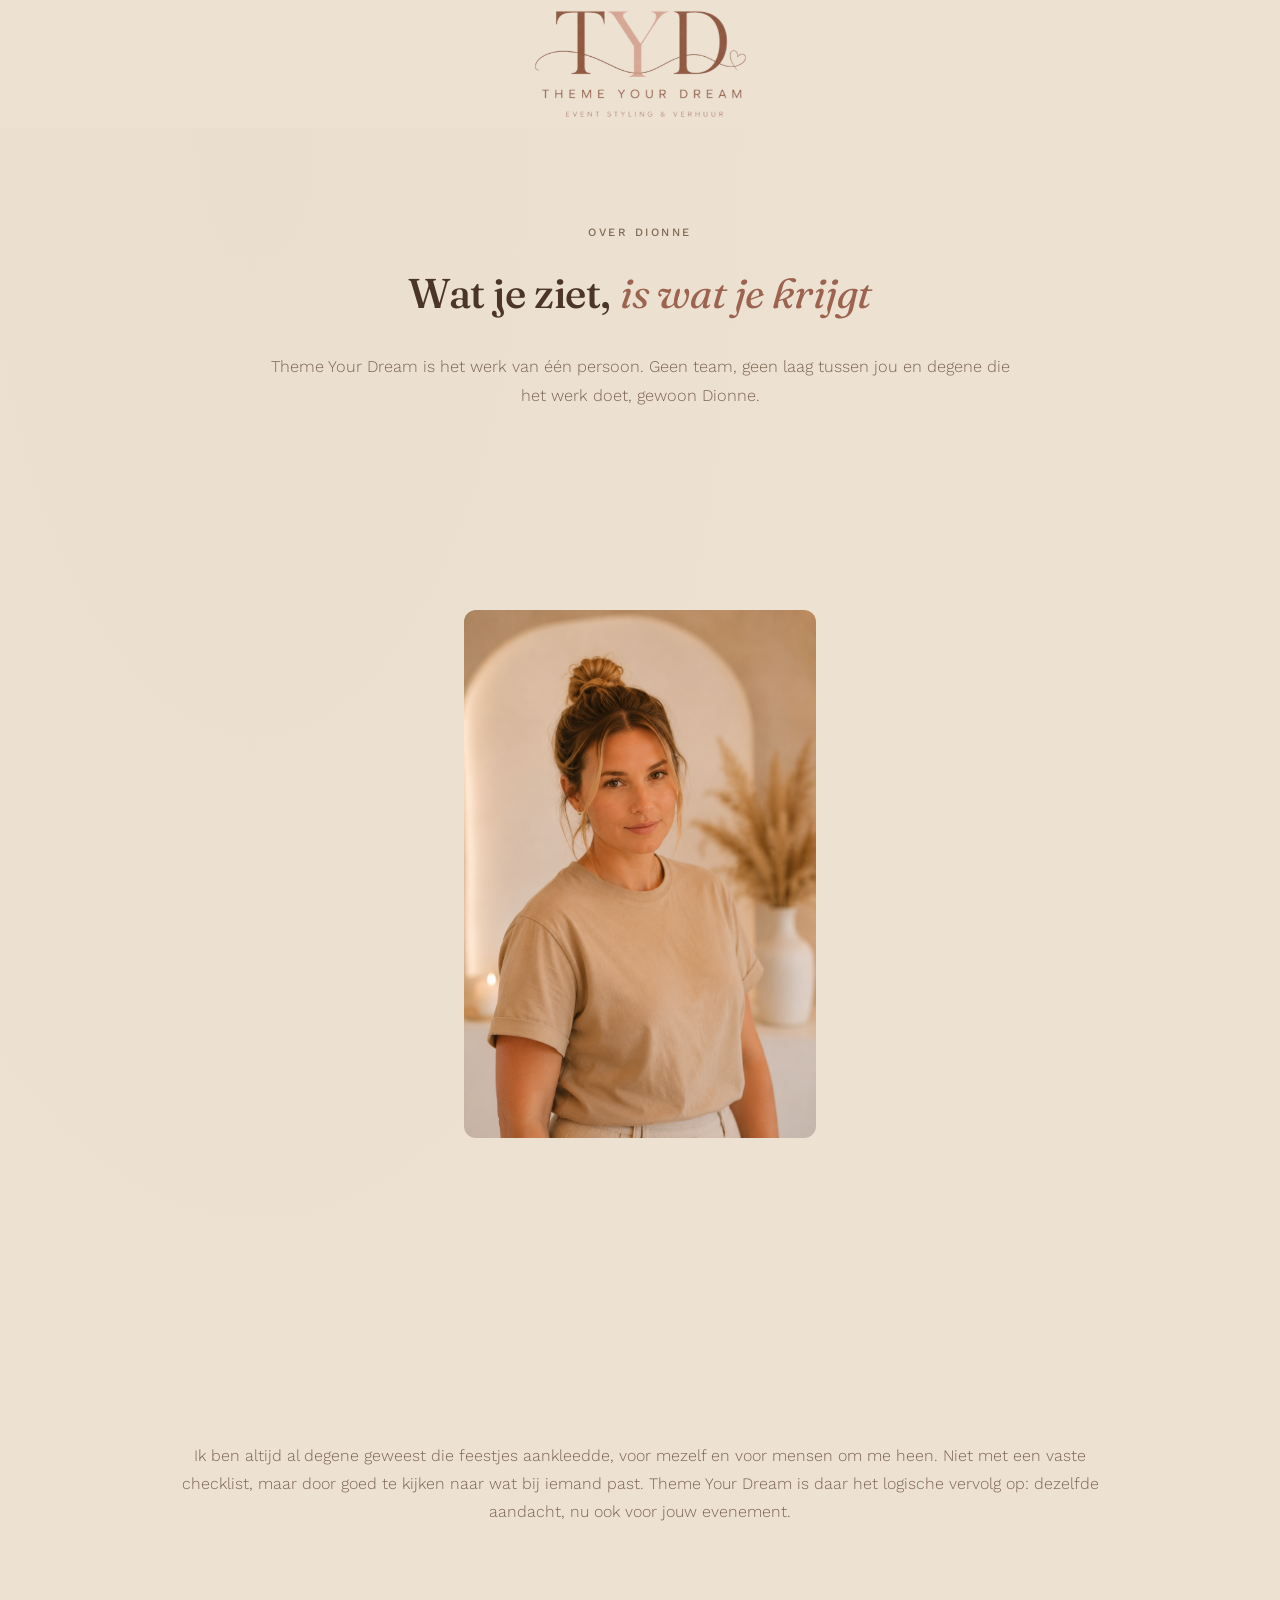
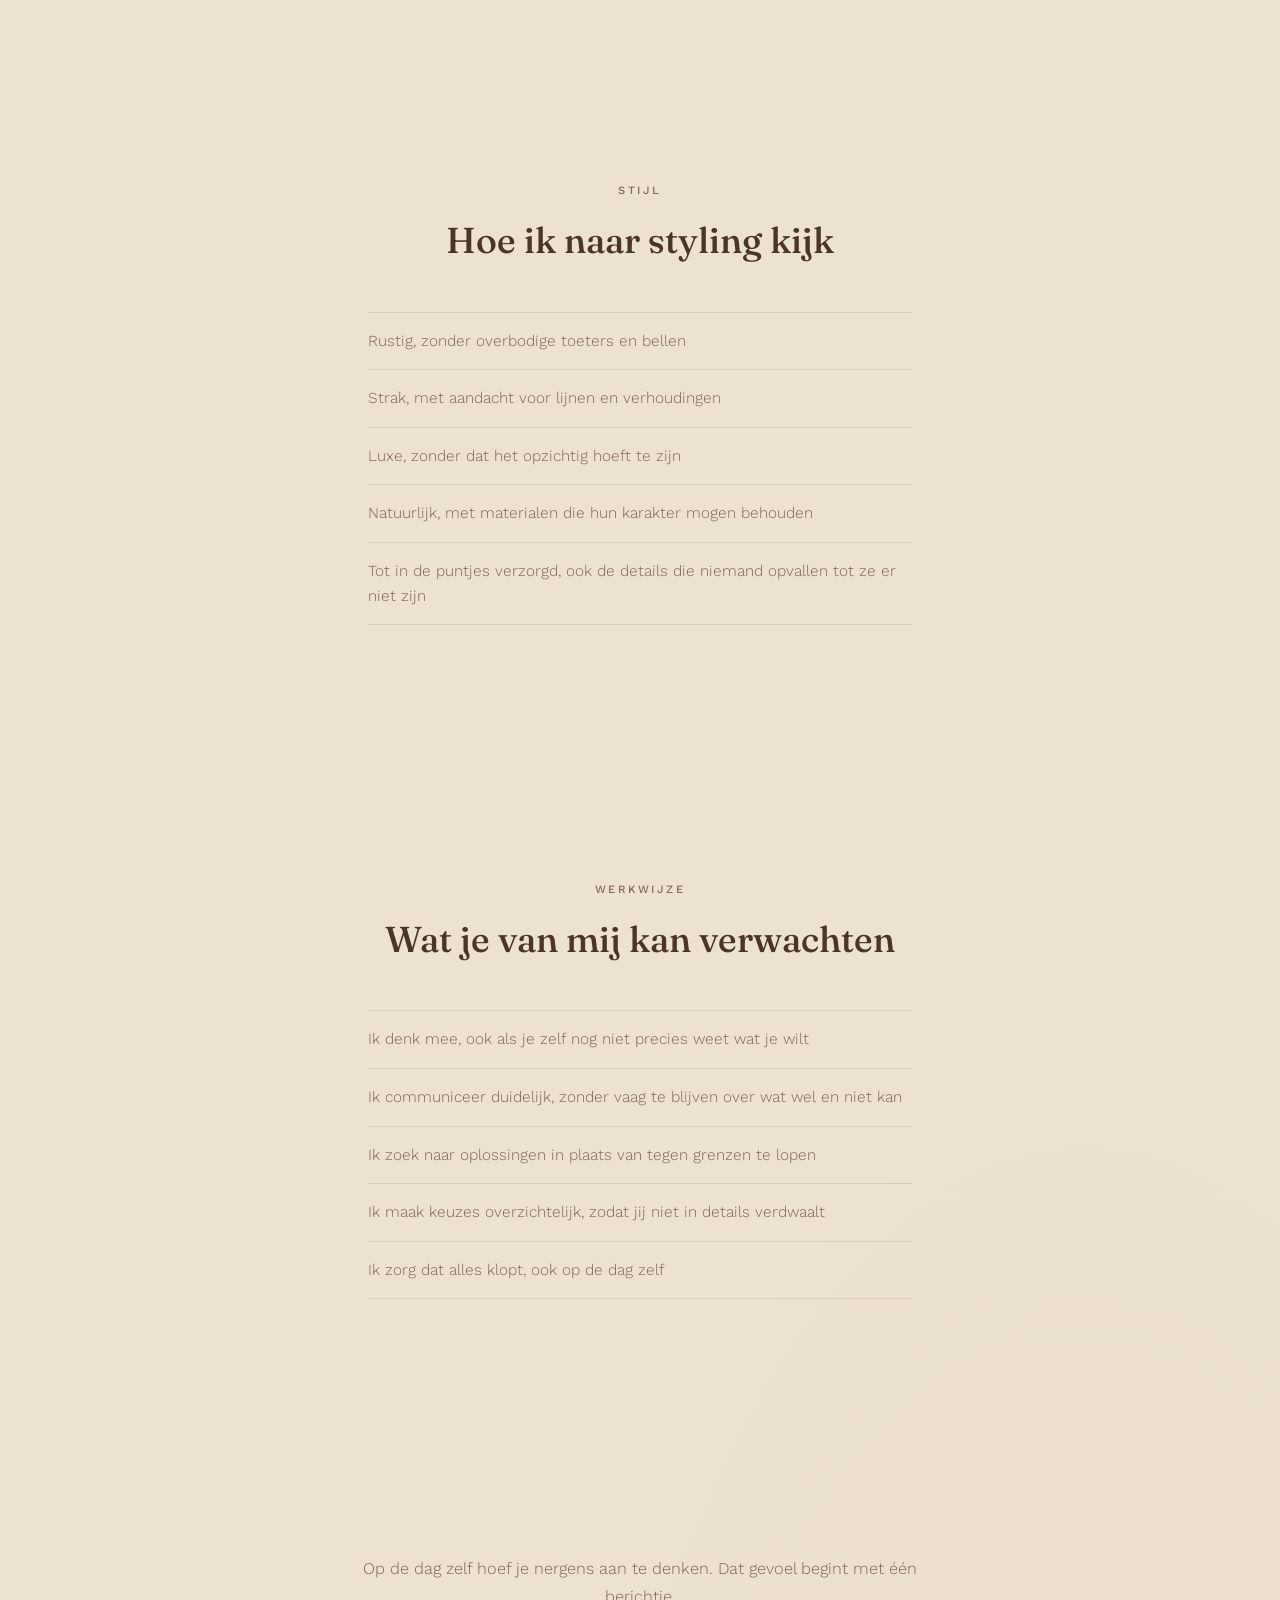
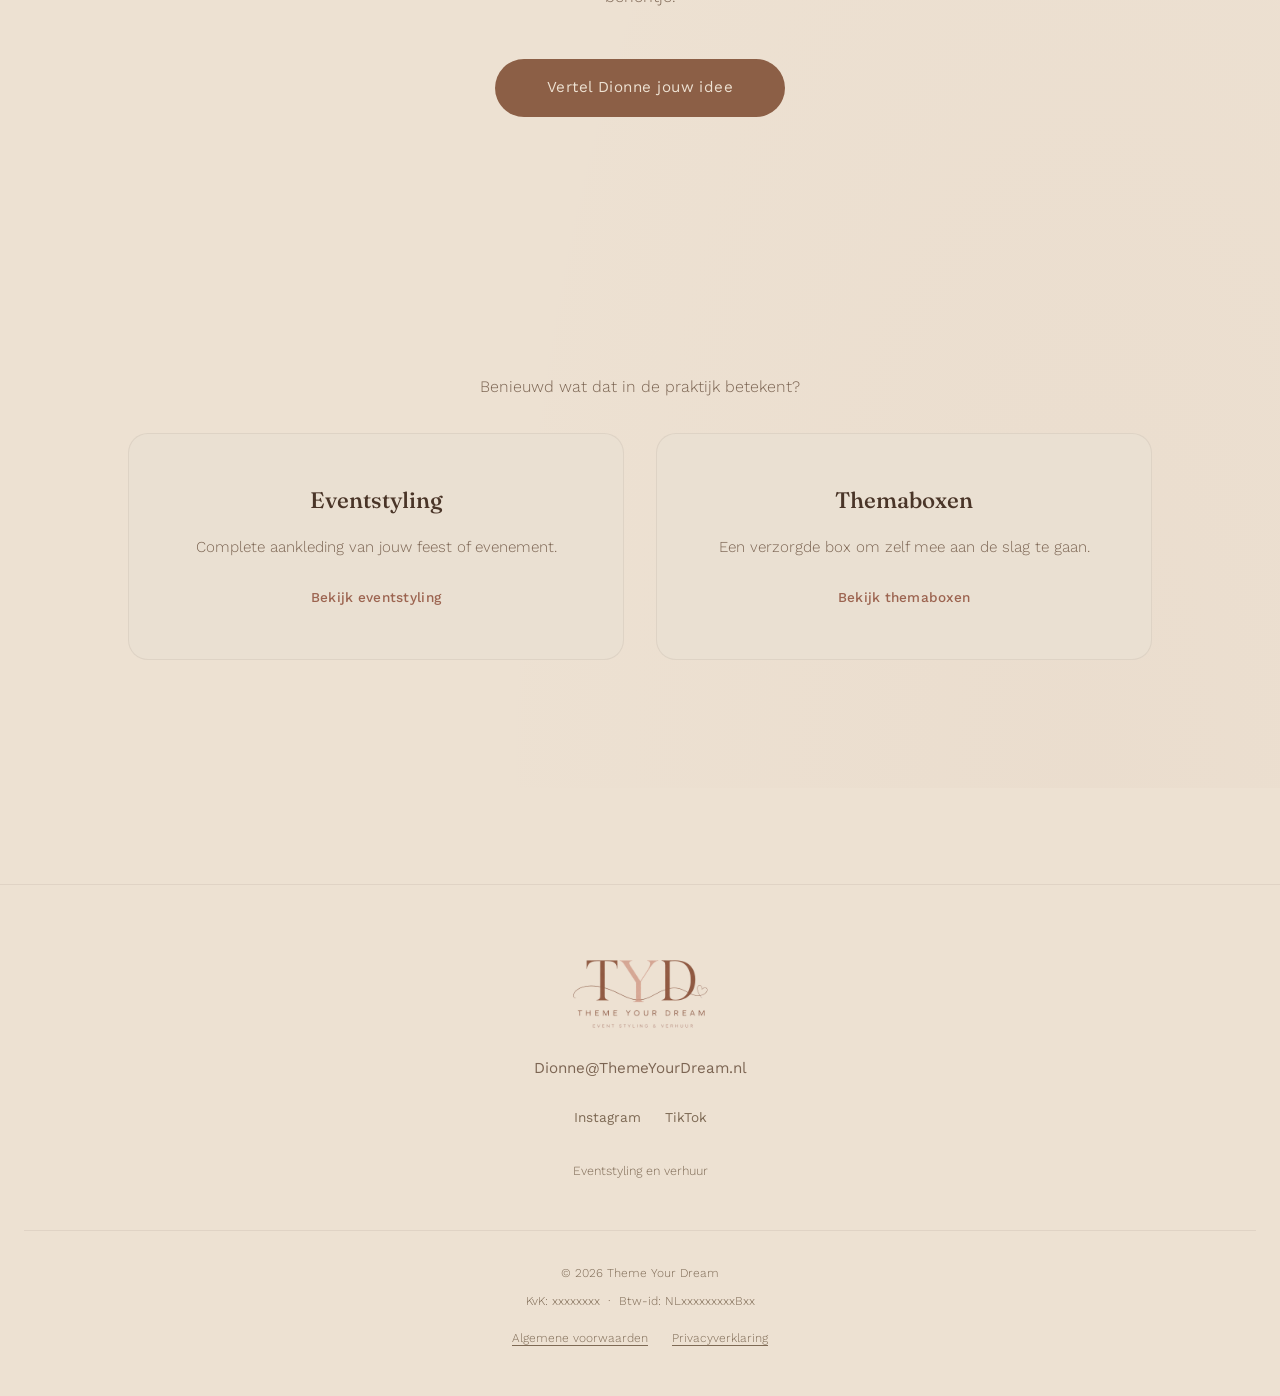
<file: over_dionne.html>
<!DOCTYPE html>
<html lang="nl">
<head>
  <meta charset="UTF-8">
  <meta name="viewport" content="width=device-width, initial-scale=1.0">

  <title>Over Dionne — Theme Your Dream</title>
  <meta name="description" content="Theme Your Dream is het werk van Dionne. Rustig, verzorgd en met oog voor detail. Lees waarom zij Theme Your Dream begon.">
  <meta name="robots" content="noindex, nofollow">

  <link rel="preconnect" href="https://fonts.googleapis.com">
  <link rel="preconnect" href="https://fonts.gstatic.com" crossorigin>
  <link href="https://fonts.googleapis.com/css2?family=Fraunces:opsz,wght@9..144,400;9..144,500;9..144,600&family=Work+Sans:wght@300;400;500&display=swap" rel="stylesheet">

  <link rel="stylesheet" href="style.css">
</head>
<body>

  <a class="skip-link" href="#main-content">Direct naar inhoud</a>

  <header class="site-header">
    <a class="site-header__logo" href="index.html" aria-label="Theme Your Dream, terug naar home">
      <img src="logo.png" alt="Theme Your Dream" width="720" height="380" onerror="this.style.display='none'; this.nextElementSibling.style.display='block'">
      <span class="site-header__logo-text" style="display:none">Theme Your Dream</span>
    </a>
  </header>

  <main id="main-content" class="page">

    <!-- ============================================
         Pagina hero
         ============================================ -->
    <header class="page-hero">
      <span class="page-hero__eyebrow">Over Dionne</span>
      <h1 class="page-hero__title">
        Wat je ziet, <em>is wat je krijgt</em>
      </h1>
      <p class="page-hero__lead">
        Theme Your Dream is het werk van één persoon. Geen team, geen
        laag tussen jou en degene die het werk doet, gewoon Dionne.
      </p>
    </header>

    <!-- ============================================
         Portretfoto Dionne
         ============================================ -->
    <section class="section section--narrow section--photo">
      <img
        src="Portret.png"
        alt="Portretfoto van Dionne"
        class="site-photo site-photo--portrait"
        width="900"
        height="1350"
      >
    </section>

    <!-- ============================================
         Introductie
         ============================================ -->
    <section class="section section--narrow section--tight">
      <div class="content-block">
        <p class="content-block__text">
          Ik ben altijd al degene geweest die feestjes aankleedde, voor
          mezelf en voor mensen om me heen. Niet met een vaste checklist,
          maar door goed te kijken naar wat bij iemand past. Theme Your
          Dream is daar het logische vervolg op: dezelfde aandacht, nu
          ook voor jouw evenement.
        </p>
      </div>
    </section>


    <!-- ============================================
         Stijl
         ============================================ -->
    <section class="section section--narrow">
      <div class="section__heading">
        <span class="section__eyebrow">Stijl</span>
        <h2 class="section__title">Hoe ik naar styling kijk</h2>
      </div>

      <ul class="feature-list">
        <li class="feature-list__item">Rustig, zonder overbodige toeters en bellen</li>
        <li class="feature-list__item">Strak, met aandacht voor lijnen en verhoudingen</li>
        <li class="feature-list__item">Luxe, zonder dat het opzichtig hoeft te zijn</li>
        <li class="feature-list__item">Natuurlijk, met materialen die hun karakter mogen behouden</li>
        <li class="feature-list__item">Tot in de puntjes verzorgd, ook de details die niemand opvallen tot ze er niet zijn</li>
      </ul>
    </section>

    <!-- ============================================
         Manier van werken
         ============================================ -->
    <section class="section section--narrow">
      <div class="section__heading">
        <span class="section__eyebrow">Werkwijze</span>
        <h2 class="section__title">Wat je van mij kan verwachten</h2>
      </div>

      <ul class="feature-list">
        <li class="feature-list__item">Ik denk mee, ook als je zelf nog niet precies weet wat je wilt</li>
        <li class="feature-list__item">Ik communiceer duidelijk, zonder vaag te blijven over wat wel en niet kan</li>
        <li class="feature-list__item">Ik zoek naar oplossingen in plaats van tegen grenzen te lopen</li>
        <li class="feature-list__item">Ik maak keuzes overzichtelijk, zodat jij niet in details verdwaalt</li>
        <li class="feature-list__item">Ik zorg dat alles klopt, ook op de dag zelf</li>
      </ul>
    </section>

    <!-- ============================================
         CTA
         ============================================ -->
    <section class="section section--narrow section--cta-padded">
      <p class="section__lead">
        Op de dag zelf hoef je nergens aan te denken. Dat gevoel begint met één berichtje.
      </p>
      <a class="cta" href="mailto:Dionne@ThemeYourDream.nl">
        Vertel Dionne jouw idee
      </a>
    </section>

    <!-- ============================================
         Afsluitende verwijzing
         ============================================ -->
    <section class="section section--narrow section--cta">
      <p class="content-block__text" style="margin-bottom: var(--space-4)">
        Benieuwd wat dat in de praktijk betekent?
      </p>
      <div class="service-grid">
        <a class="service-card" href="eventstyling.html">
          <h3 class="service-card__title">Eventstyling</h3>
          <p class="service-card__text">
            Complete aankleding van jouw feest of evenement.
          </p>
          <span class="service-card__link">Bekijk eventstyling</span>
        </a>

        <a class="service-card" href="themaboxen.html">
          <h3 class="service-card__title">Themaboxen</h3>
          <p class="service-card__text">
            Een verzorgde box om zelf mee aan de slag te gaan.
          </p>
          <span class="service-card__link">Bekijk themaboxen</span>
        </a>
      </div>
    </section>

  </main>

  <footer class="site-footer">
    <img src="logo.png" alt="Theme Your Dream" class="site-footer__logo" width="720" height="380">
    <a class="site-footer__email" href="mailto:Dionne@ThemeYourDream.nl">
      Dionne@ThemeYourDream.nl
    </a>
    <div class="site-footer__social">
      <a href="https://instagram.com/ThemeYourDream.nl" target="_blank" rel="noopener noreferrer">Instagram</a>
      <a href="https://tiktok.com/@ThemeYourDream.nl" target="_blank" rel="noopener noreferrer">TikTok</a>
    </div>
    <p class="site-footer__meta">Eventstyling en verhuur</p>

    <div class="site-footer__legal">
      <span>© 2026 Theme Your Dream</span>
      <span>KvK: xxxxxxxx &nbsp;·&nbsp; Btw-id: NLxxxxxxxxxBxx</span>
      <div class="site-footer__legal-links">
        <a href="Algemene voorwaarden Theme Your Dream.pdf" target="_blank" rel="noopener">Algemene voorwaarden</a>
        <a href="privacyverklaring.html">Privacyverklaring</a>
      </div>
    </div>
  </footer>

</body>
</html>
</file>
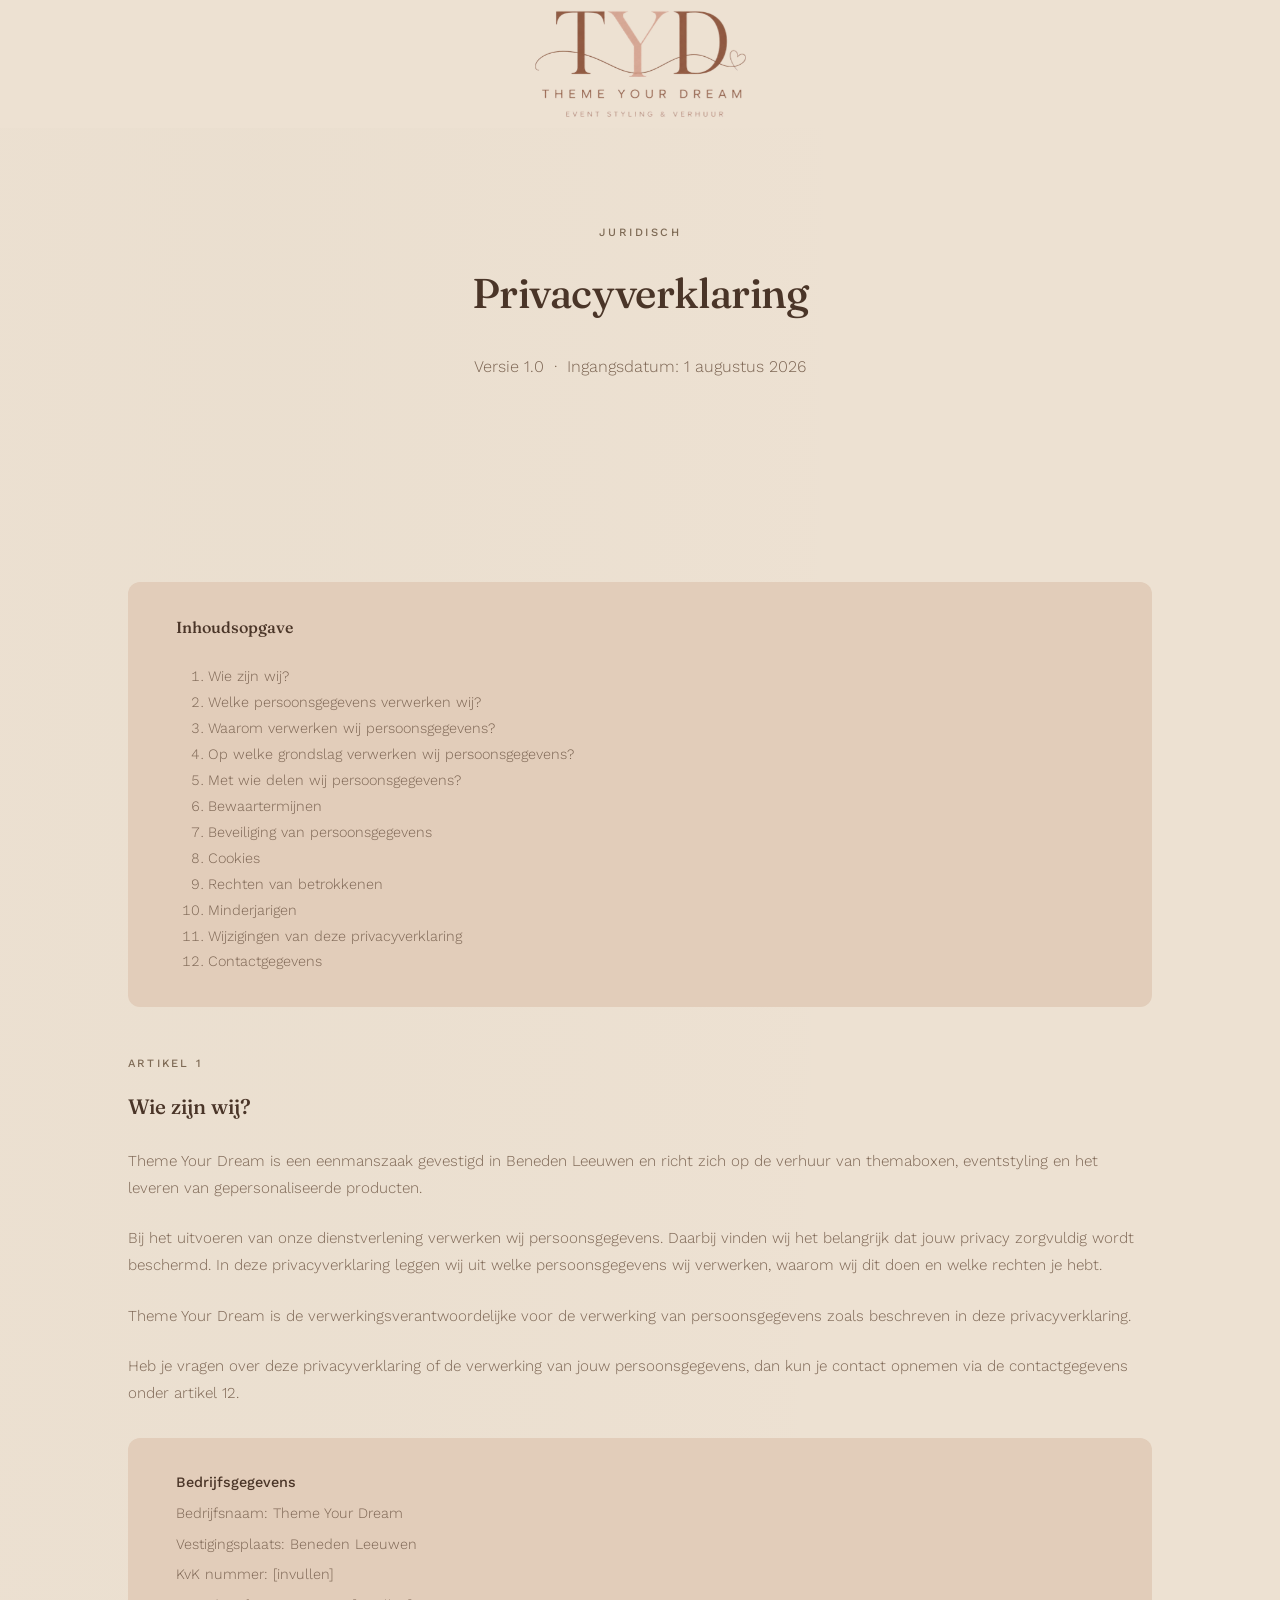
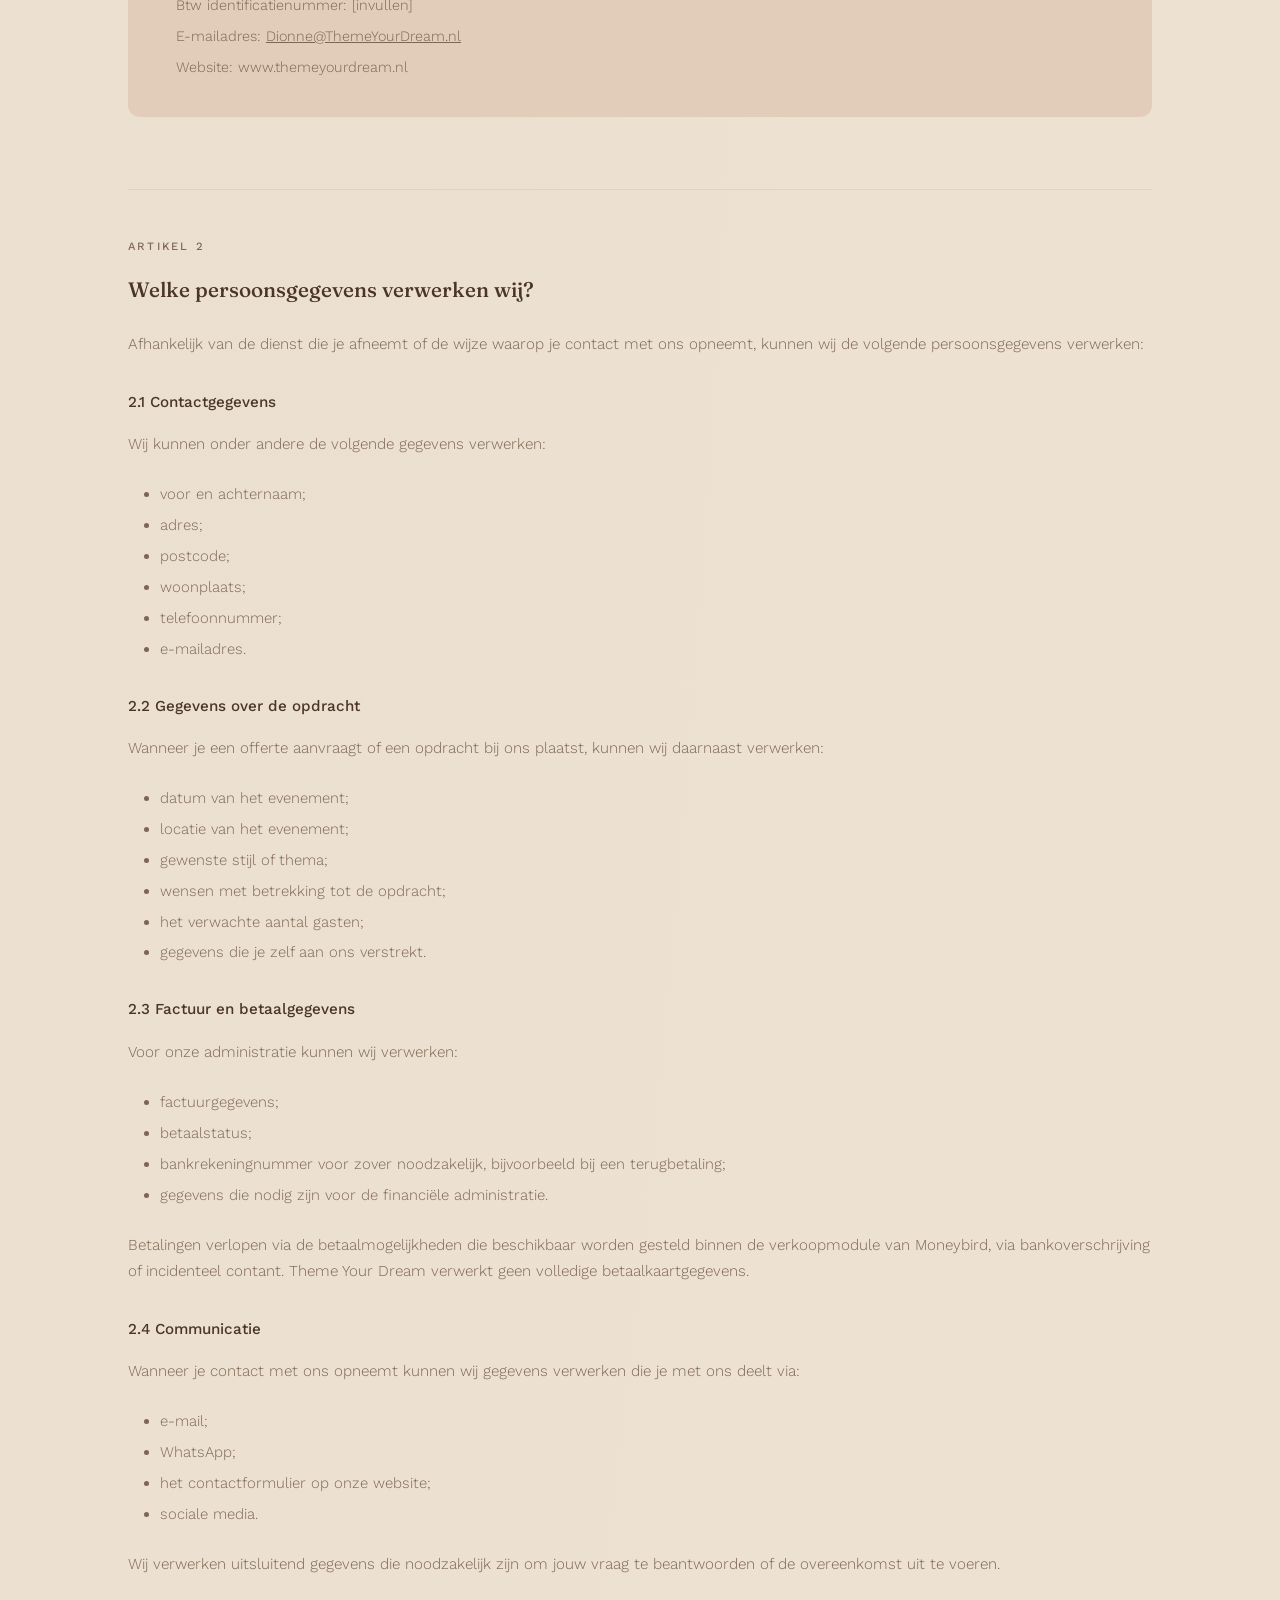
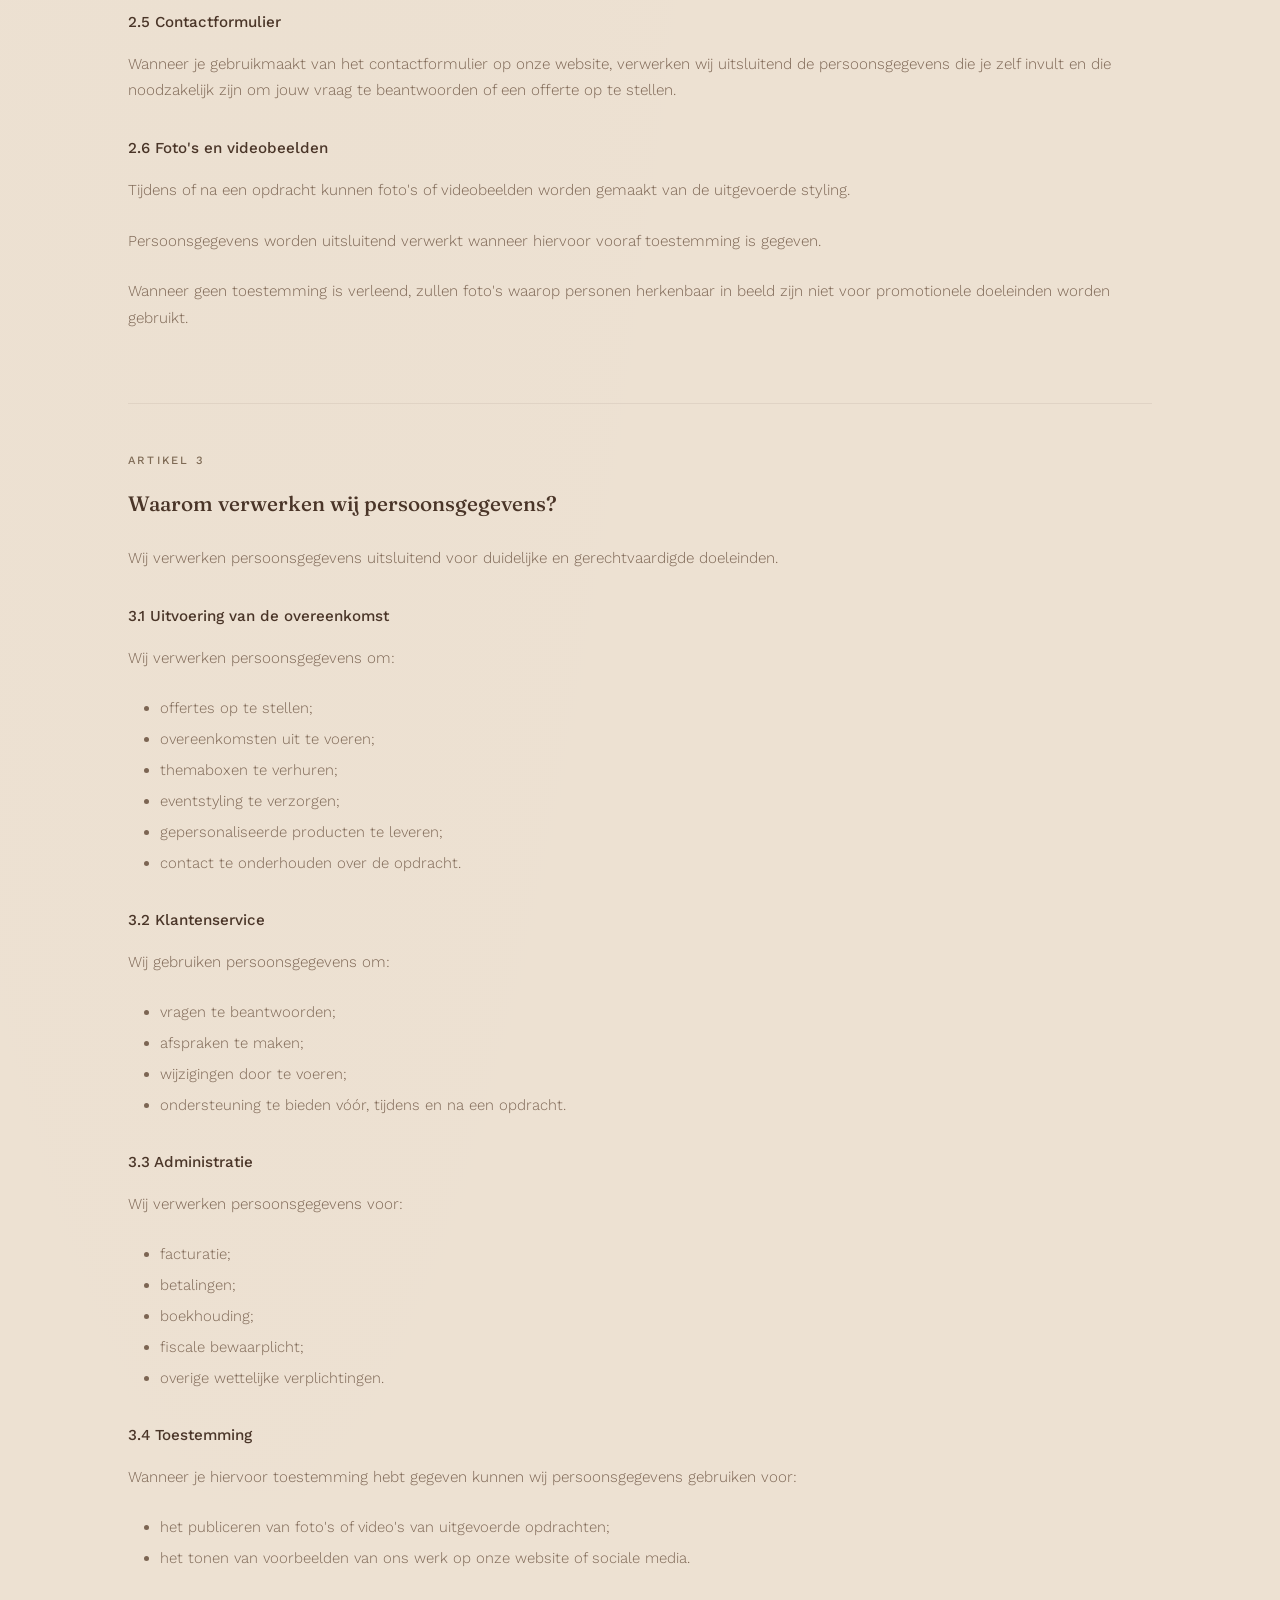
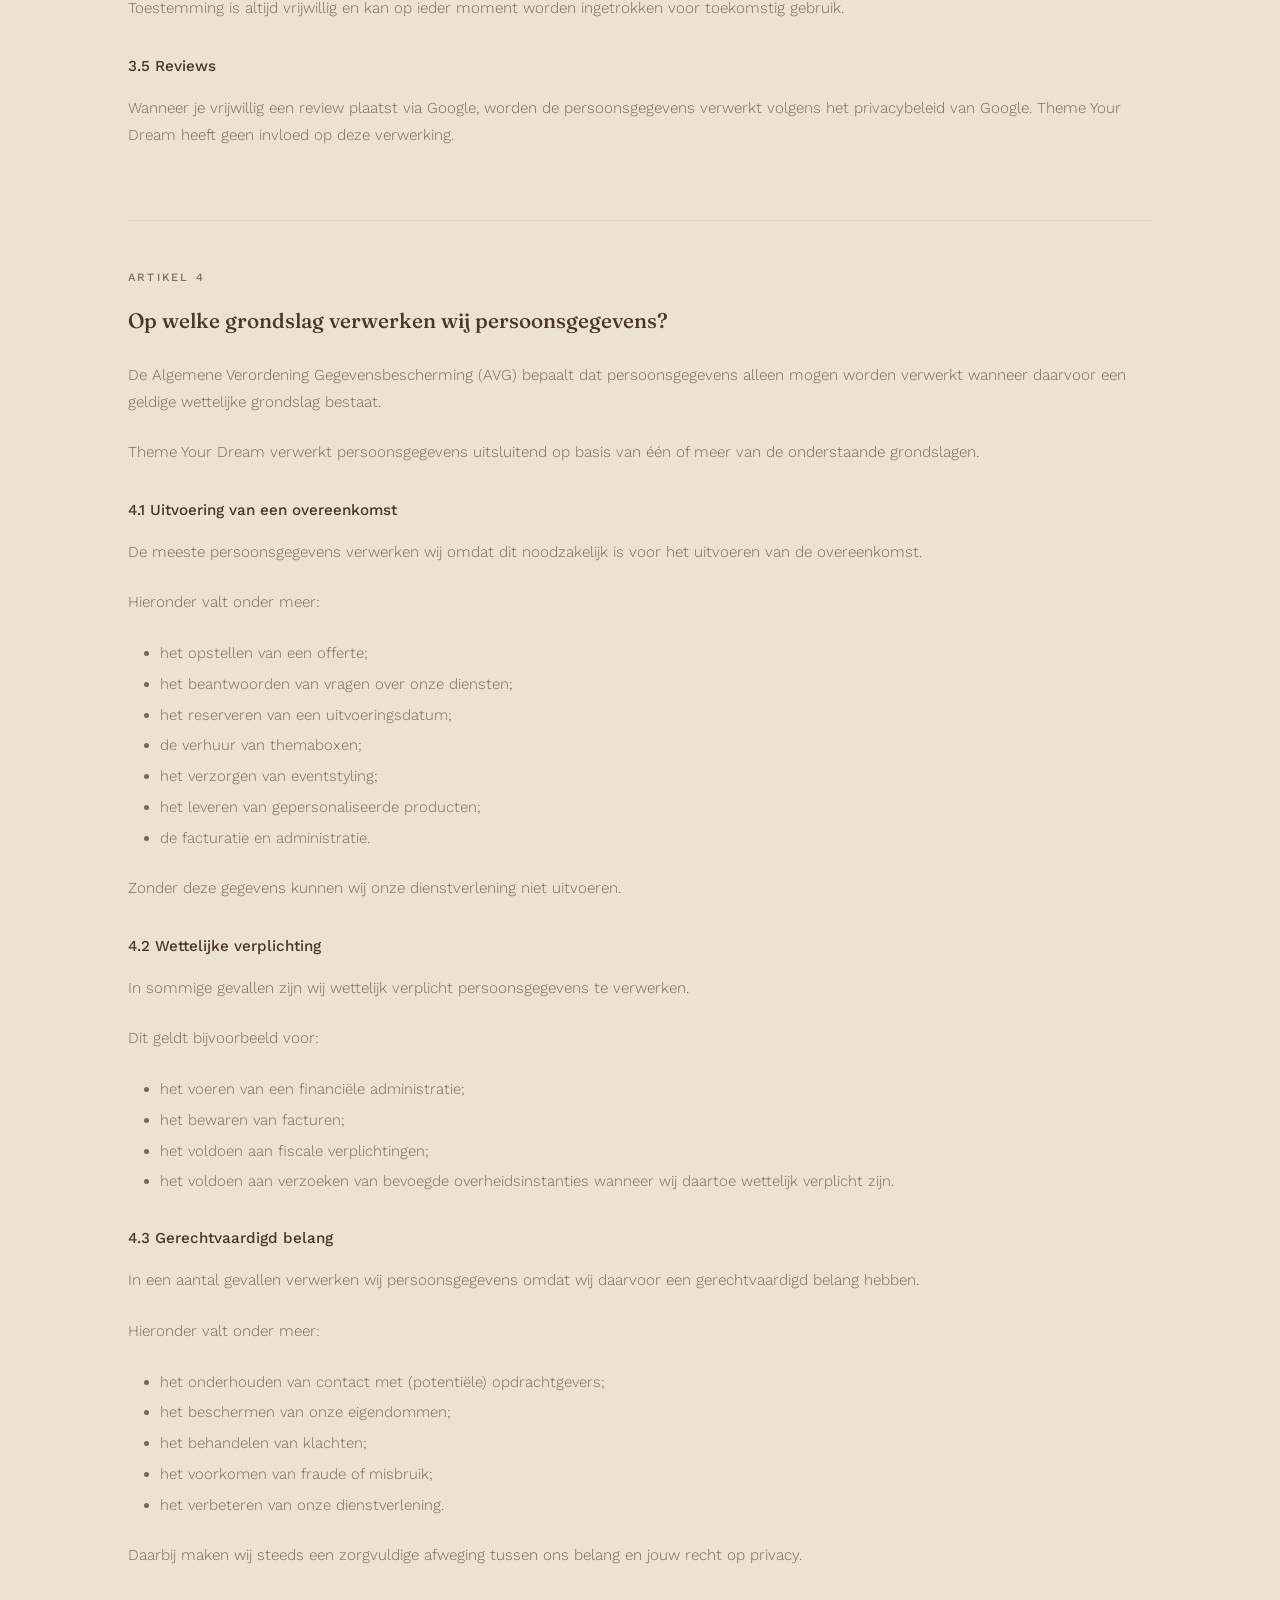
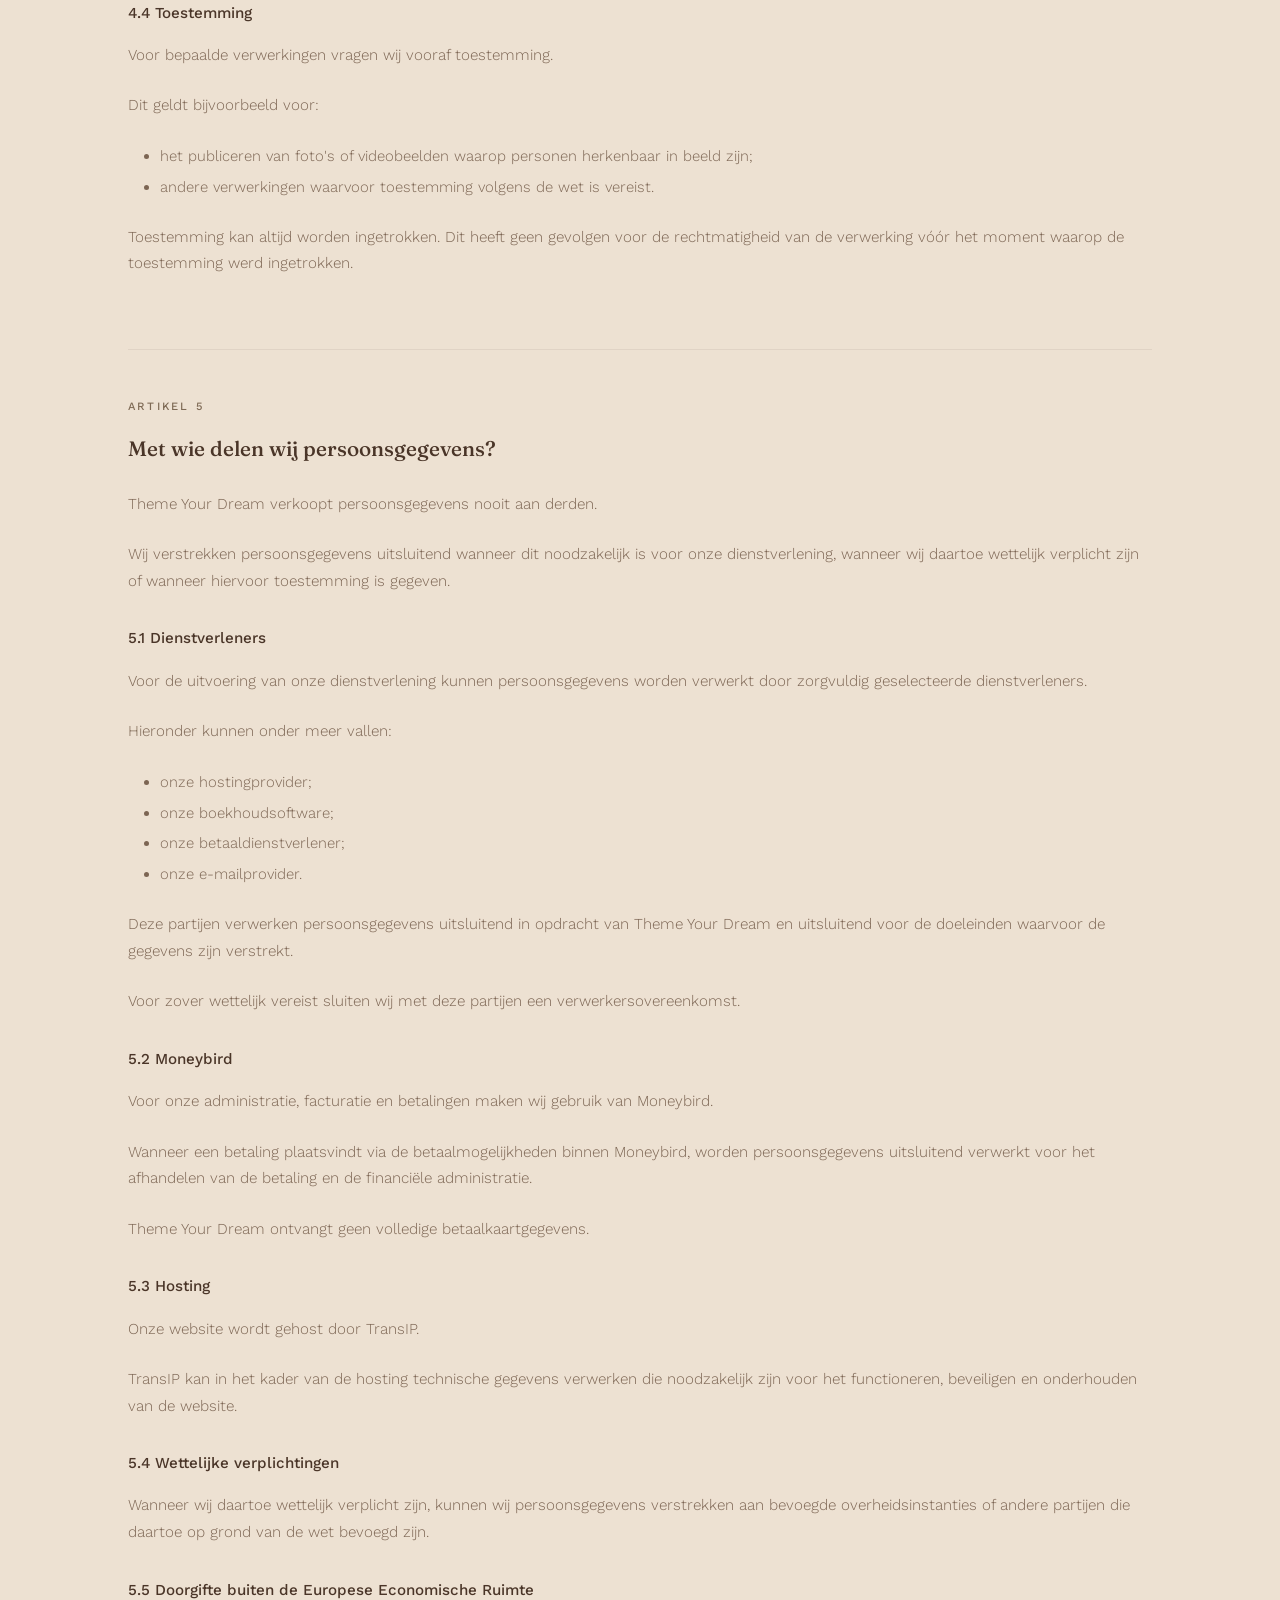
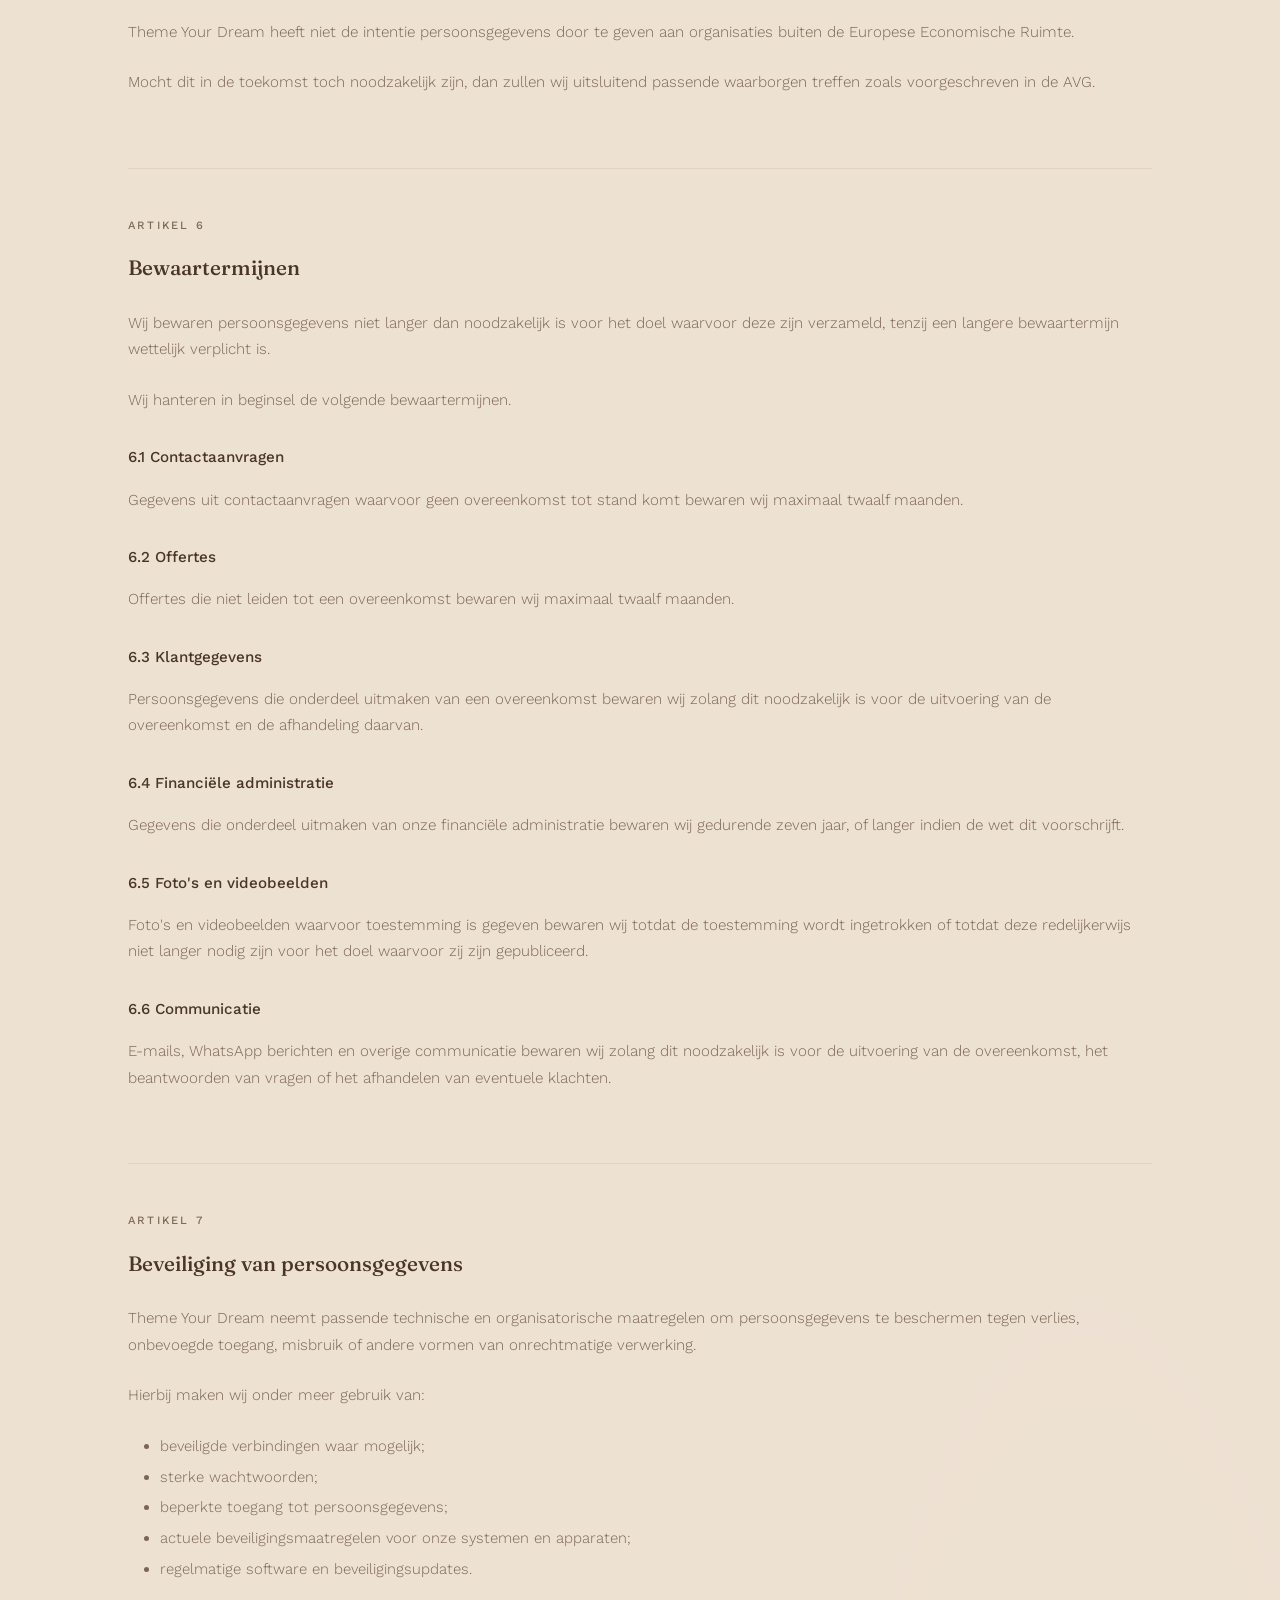
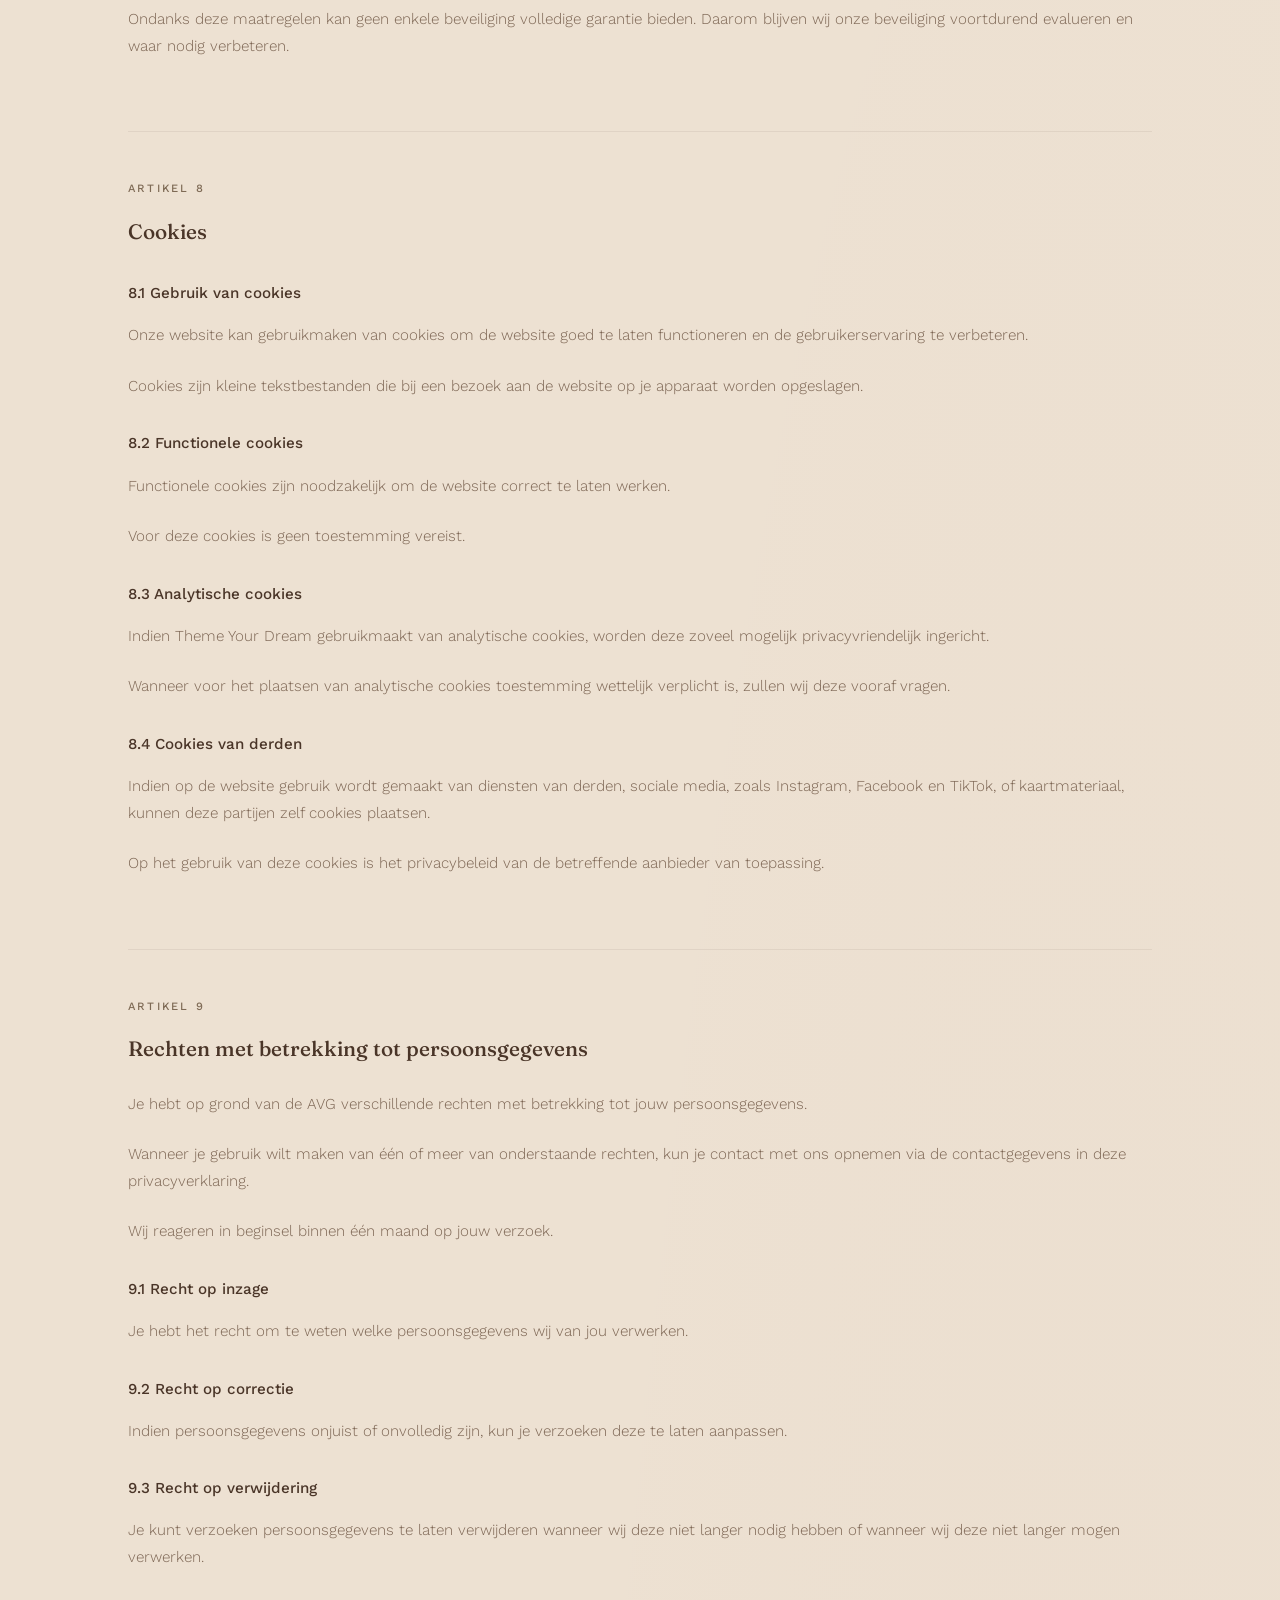
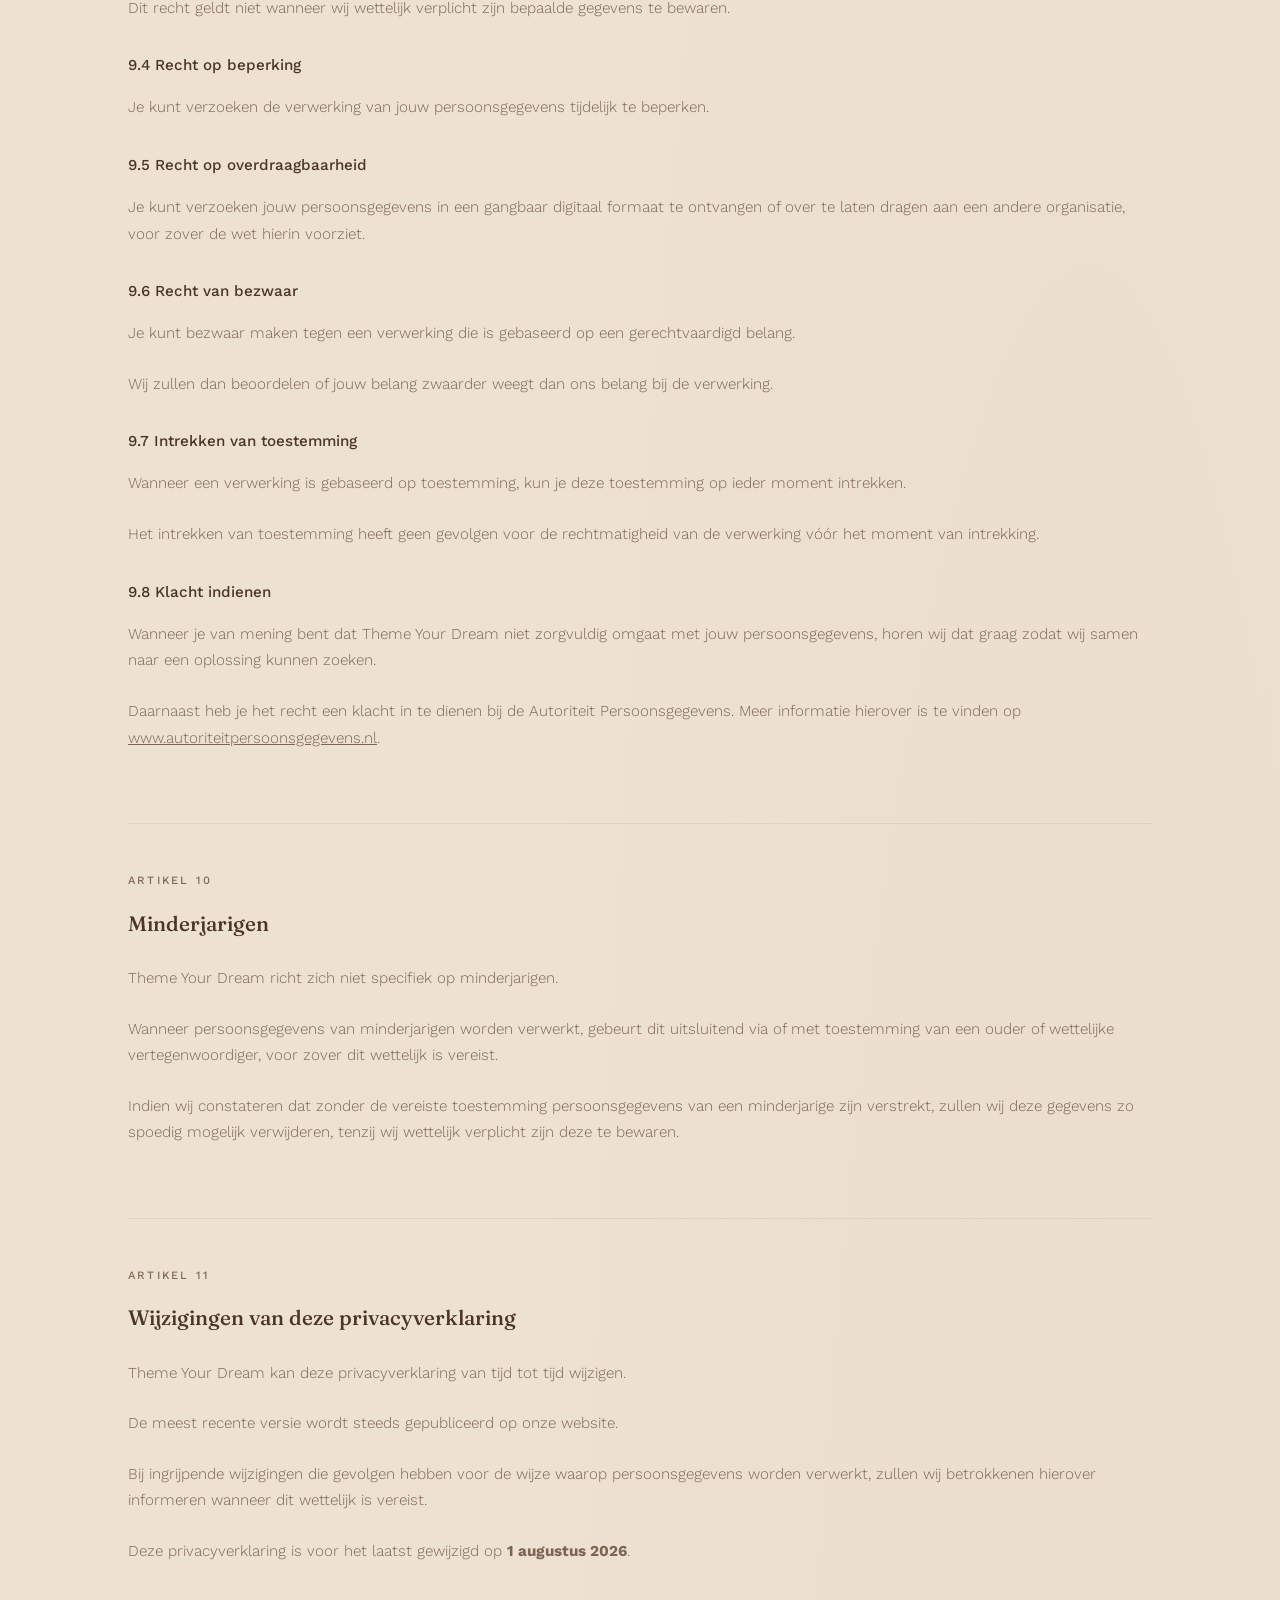
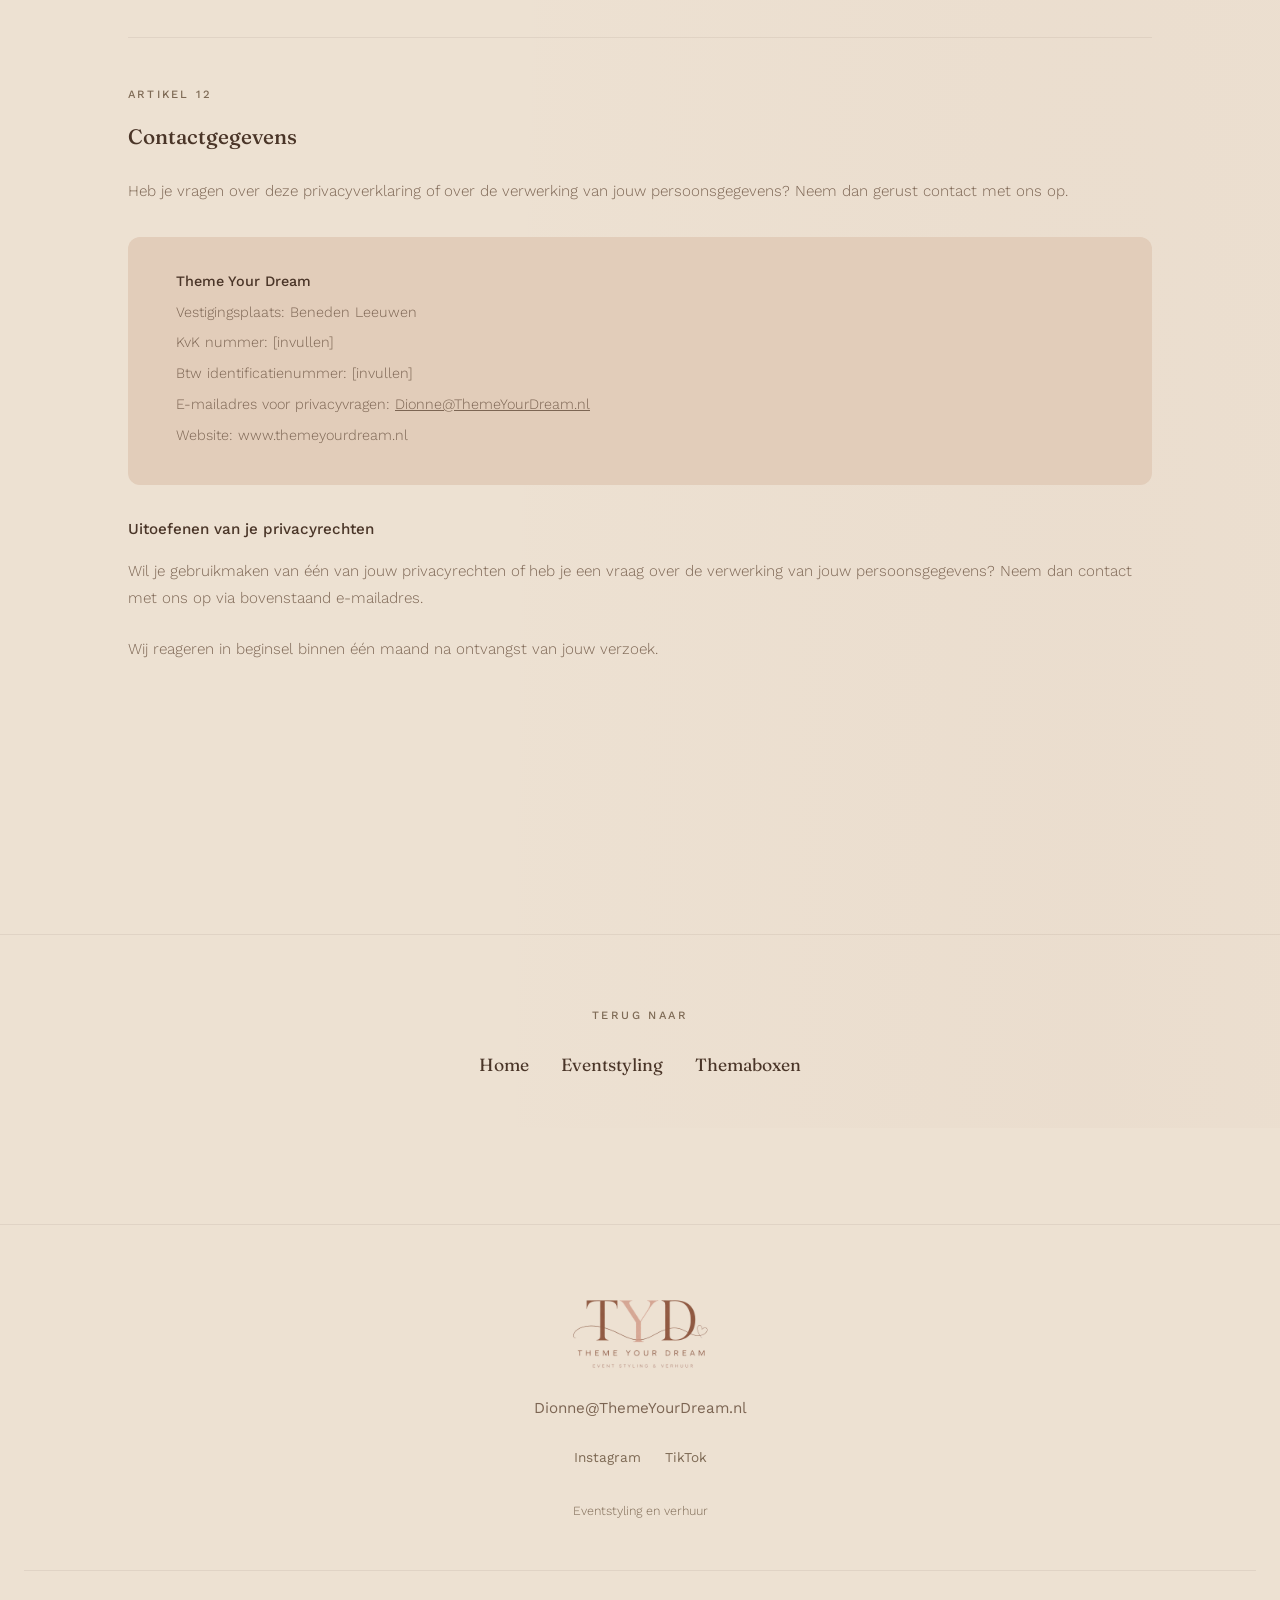
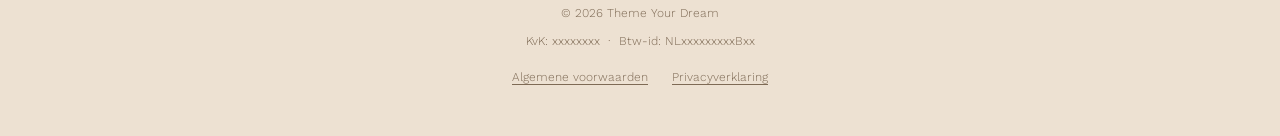
<file: privacyverklaring.html>
<!DOCTYPE html>
<html lang="nl">
<head>
  <meta charset="UTF-8">
  <meta name="viewport" content="width=device-width, initial-scale=1.0">

  <title>Privacyverklaring — Theme Your Dream</title>
  <meta name="description" content="Privacyverklaring van Theme Your Dream. Lees hoe wij omgaan met jouw persoonsgegevens.">
  <meta name="robots" content="noindex, nofollow">

  <link rel="preconnect" href="https://fonts.googleapis.com">
  <link rel="preconnect" href="https://fonts.gstatic.com" crossorigin>
  <link href="https://fonts.googleapis.com/css2?family=Fraunces:opsz,wght@9..144,400;9..144,500;9..144,600&family=Work+Sans:wght@300;400;500&display=swap" rel="stylesheet">

  <link rel="stylesheet" href="style.css">
</head>
<body>

  <a class="skip-link" href="#main-content">Direct naar inhoud</a>

  <header class="site-header">
    <a class="site-header__logo" href="index.html" aria-label="Theme Your Dream, terug naar home">
      <img src="logo.png" alt="Theme Your Dream" width="720" height="380" onerror="this.style.display='none'; this.nextElementSibling.style.display='block'">
      <span class="site-header__logo-text" style="display:none">Theme Your Dream</span>
    </a>
  </header>

  <main id="main-content" class="page">

    <header class="page-hero">
      <span class="page-hero__eyebrow">Juridisch</span>
      <h1 class="page-hero__title">Privacyverklaring</h1>
      <p class="page-hero__lead">Versie 1.0 &nbsp;·&nbsp; Ingangsdatum: 1 augustus 2026</p>
    </header>

    <div class="section section--narrow">

      <!-- Inhoudsopgave -->
      <nav class="legal-toc" aria-label="Inhoudsopgave">
        <h2 class="legal-toc__title">Inhoudsopgave</h2>
        <ol class="legal-toc__list">
          <li><a href="#artikel-1">Wie zijn wij?</a></li>
          <li><a href="#artikel-2">Welke persoonsgegevens verwerken wij?</a></li>
          <li><a href="#artikel-3">Waarom verwerken wij persoonsgegevens?</a></li>
          <li><a href="#artikel-4">Op welke grondslag verwerken wij persoonsgegevens?</a></li>
          <li><a href="#artikel-5">Met wie delen wij persoonsgegevens?</a></li>
          <li><a href="#artikel-6">Bewaartermijnen</a></li>
          <li><a href="#artikel-7">Beveiliging van persoonsgegevens</a></li>
          <li><a href="#artikel-8">Cookies</a></li>
          <li><a href="#artikel-9">Rechten van betrokkenen</a></li>
          <li><a href="#artikel-10">Minderjarigen</a></li>
          <li><a href="#artikel-11">Wijzigingen van deze privacyverklaring</a></li>
          <li><a href="#artikel-12">Contactgegevens</a></li>
        </ol>
      </nav>

      <!-- Artikel 1 -->
      <article class="legal-article" id="artikel-1">
        <span class="legal-article__eyebrow">Artikel 1</span>
        <h2 class="legal-article__title">Wie zijn wij?</h2>
        <div class="legal-body">
          <p>Theme Your Dream is een eenmanszaak gevestigd in Beneden Leeuwen en richt zich op de verhuur van themaboxen, eventstyling en het leveren van gepersonaliseerde producten.</p>
          <p>Bij het uitvoeren van onze dienstverlening verwerken wij persoonsgegevens. Daarbij vinden wij het belangrijk dat jouw privacy zorgvuldig wordt beschermd. In deze privacyverklaring leggen wij uit welke persoonsgegevens wij verwerken, waarom wij dit doen en welke rechten je hebt.</p>
          <p>Theme Your Dream is de verwerkingsverantwoordelijke voor de verwerking van persoonsgegevens zoals beschreven in deze privacyverklaring.</p>
          <p>Heb je vragen over deze privacyverklaring of de verwerking van jouw persoonsgegevens, dan kun je contact opnemen via de contactgegevens onder artikel 12.</p>

          <div class="legal-contact-block">
            <p><strong>Bedrijfsgegevens</strong></p>
            <p>Bedrijfsnaam: Theme Your Dream</p>
            <p>Vestigingsplaats: Beneden Leeuwen</p>
            <p>KvK nummer: [invullen]</p>
            <p>Btw identificatienummer: [invullen]</p>
            <p>E-mailadres: <a href="mailto:Dionne@ThemeYourDream.nl">Dionne@ThemeYourDream.nl</a></p>
            <p>Website: www.themeyourdream.nl</p>
          </div>
        </div>
      </article>

      <!-- Artikel 2 -->
      <article class="legal-article" id="artikel-2">
        <span class="legal-article__eyebrow">Artikel 2</span>
        <h2 class="legal-article__title">Welke persoonsgegevens verwerken wij?</h2>
        <div class="legal-body">
          <p>Afhankelijk van de dienst die je afneemt of de wijze waarop je contact met ons opneemt, kunnen wij de volgende persoonsgegevens verwerken:</p>

          <section class="legal-subarticle">
            <h3 class="legal-subarticle__title">2.1 Contactgegevens</h3>
            <p>Wij kunnen onder andere de volgende gegevens verwerken:</p>
            <ul>
              <li>voor en achternaam;</li>
              <li>adres;</li>
              <li>postcode;</li>
              <li>woonplaats;</li>
              <li>telefoonnummer;</li>
              <li>e-mailadres.</li>
            </ul>
          </section>

          <section class="legal-subarticle">
            <h3 class="legal-subarticle__title">2.2 Gegevens over de opdracht</h3>
            <p>Wanneer je een offerte aanvraagt of een opdracht bij ons plaatst, kunnen wij daarnaast verwerken:</p>
            <ul>
              <li>datum van het evenement;</li>
              <li>locatie van het evenement;</li>
              <li>gewenste stijl of thema;</li>
              <li>wensen met betrekking tot de opdracht;</li>
              <li>het verwachte aantal gasten;</li>
              <li>gegevens die je zelf aan ons verstrekt.</li>
            </ul>
          </section>

          <section class="legal-subarticle">
            <h3 class="legal-subarticle__title">2.3 Factuur en betaalgegevens</h3>
            <p>Voor onze administratie kunnen wij verwerken:</p>
            <ul>
              <li>factuurgegevens;</li>
              <li>betaalstatus;</li>
              <li>bankrekeningnummer voor zover noodzakelijk, bijvoorbeeld bij een terugbetaling;</li>
              <li>gegevens die nodig zijn voor de financiële administratie.</li>
            </ul>
            <p>Betalingen verlopen via de betaalmogelijkheden die beschikbaar worden gesteld binnen de verkoopmodule van Moneybird, via bankoverschrijving of incidenteel contant. Theme Your Dream verwerkt geen volledige betaalkaartgegevens.</p>
          </section>

          <section class="legal-subarticle">
            <h3 class="legal-subarticle__title">2.4 Communicatie</h3>
            <p>Wanneer je contact met ons opneemt kunnen wij gegevens verwerken die je met ons deelt via:</p>
            <ul>
              <li>e-mail;</li>
              <li>WhatsApp;</li>
              <li>het contactformulier op onze website;</li>
              <li>sociale media.</li>
            </ul>
            <p>Wij verwerken uitsluitend gegevens die noodzakelijk zijn om jouw vraag te beantwoorden of de overeenkomst uit te voeren.</p>
          </section>

          <section class="legal-subarticle">
            <h3 class="legal-subarticle__title">2.5 Contactformulier</h3>
            <p>Wanneer je gebruikmaakt van het contactformulier op onze website, verwerken wij uitsluitend de persoonsgegevens die je zelf invult en die noodzakelijk zijn om jouw vraag te beantwoorden of een offerte op te stellen.</p>
          </section>

          <section class="legal-subarticle">
            <h3 class="legal-subarticle__title">2.6 Foto's en videobeelden</h3>
            <p>Tijdens of na een opdracht kunnen foto's of videobeelden worden gemaakt van de uitgevoerde styling.</p>
            <p>Persoonsgegevens worden uitsluitend verwerkt wanneer hiervoor vooraf toestemming is gegeven.</p>
            <p>Wanneer geen toestemming is verleend, zullen foto's waarop personen herkenbaar in beeld zijn niet voor promotionele doeleinden worden gebruikt.</p>
          </section>
        </div>
      </article>

      <!-- Artikel 3 -->
      <article class="legal-article" id="artikel-3">
        <span class="legal-article__eyebrow">Artikel 3</span>
        <h2 class="legal-article__title">Waarom verwerken wij persoonsgegevens?</h2>
        <div class="legal-body">
          <p>Wij verwerken persoonsgegevens uitsluitend voor duidelijke en gerechtvaardigde doeleinden.</p>

          <section class="legal-subarticle">
            <h3 class="legal-subarticle__title">3.1 Uitvoering van de overeenkomst</h3>
            <p>Wij verwerken persoonsgegevens om:</p>
            <ul>
              <li>offertes op te stellen;</li>
              <li>overeenkomsten uit te voeren;</li>
              <li>themaboxen te verhuren;</li>
              <li>eventstyling te verzorgen;</li>
              <li>gepersonaliseerde producten te leveren;</li>
              <li>contact te onderhouden over de opdracht.</li>
            </ul>
          </section>

          <section class="legal-subarticle">
            <h3 class="legal-subarticle__title">3.2 Klantenservice</h3>
            <p>Wij gebruiken persoonsgegevens om:</p>
            <ul>
              <li>vragen te beantwoorden;</li>
              <li>afspraken te maken;</li>
              <li>wijzigingen door te voeren;</li>
              <li>ondersteuning te bieden vóór, tijdens en na een opdracht.</li>
            </ul>
          </section>

          <section class="legal-subarticle">
            <h3 class="legal-subarticle__title">3.3 Administratie</h3>
            <p>Wij verwerken persoonsgegevens voor:</p>
            <ul>
              <li>facturatie;</li>
              <li>betalingen;</li>
              <li>boekhouding;</li>
              <li>fiscale bewaarplicht;</li>
              <li>overige wettelijke verplichtingen.</li>
            </ul>
          </section>

          <section class="legal-subarticle">
            <h3 class="legal-subarticle__title">3.4 Toestemming</h3>
            <p>Wanneer je hiervoor toestemming hebt gegeven kunnen wij persoonsgegevens gebruiken voor:</p>
            <ul>
              <li>het publiceren van foto's of video's van uitgevoerde opdrachten;</li>
              <li>het tonen van voorbeelden van ons werk op onze website of sociale media.</li>
            </ul>
            <p>Toestemming is altijd vrijwillig en kan op ieder moment worden ingetrokken voor toekomstig gebruik.</p>
          </section>

          <section class="legal-subarticle">
            <h3 class="legal-subarticle__title">3.5 Reviews</h3>
            <p>Wanneer je vrijwillig een review plaatst via Google, worden de persoonsgegevens verwerkt volgens het privacybeleid van Google. Theme Your Dream heeft geen invloed op deze verwerking.</p>
          </section>
        </div>
      </article>

      <!-- Artikel 4 -->
      <article class="legal-article" id="artikel-4">
        <span class="legal-article__eyebrow">Artikel 4</span>
        <h2 class="legal-article__title">Op welke grondslag verwerken wij persoonsgegevens?</h2>
        <div class="legal-body">
          <p>De Algemene Verordening Gegevensbescherming (AVG) bepaalt dat persoonsgegevens alleen mogen worden verwerkt wanneer daarvoor een geldige wettelijke grondslag bestaat.</p>
          <p>Theme Your Dream verwerkt persoonsgegevens uitsluitend op basis van één of meer van de onderstaande grondslagen.</p>

          <section class="legal-subarticle">
            <h3 class="legal-subarticle__title">4.1 Uitvoering van een overeenkomst</h3>
            <p>De meeste persoonsgegevens verwerken wij omdat dit noodzakelijk is voor het uitvoeren van de overeenkomst.</p>
            <p>Hieronder valt onder meer:</p>
            <ul>
              <li>het opstellen van een offerte;</li>
              <li>het beantwoorden van vragen over onze diensten;</li>
              <li>het reserveren van een uitvoeringsdatum;</li>
              <li>de verhuur van themaboxen;</li>
              <li>het verzorgen van eventstyling;</li>
              <li>het leveren van gepersonaliseerde producten;</li>
              <li>de facturatie en administratie.</li>
            </ul>
            <p>Zonder deze gegevens kunnen wij onze dienstverlening niet uitvoeren.</p>
          </section>

          <section class="legal-subarticle">
            <h3 class="legal-subarticle__title">4.2 Wettelijke verplichting</h3>
            <p>In sommige gevallen zijn wij wettelijk verplicht persoonsgegevens te verwerken.</p>
            <p>Dit geldt bijvoorbeeld voor:</p>
            <ul>
              <li>het voeren van een financiële administratie;</li>
              <li>het bewaren van facturen;</li>
              <li>het voldoen aan fiscale verplichtingen;</li>
              <li>het voldoen aan verzoeken van bevoegde overheidsinstanties wanneer wij daartoe wettelijk verplicht zijn.</li>
            </ul>
          </section>

          <section class="legal-subarticle">
            <h3 class="legal-subarticle__title">4.3 Gerechtvaardigd belang</h3>
            <p>In een aantal gevallen verwerken wij persoonsgegevens omdat wij daarvoor een gerechtvaardigd belang hebben.</p>
            <p>Hieronder valt onder meer:</p>
            <ul>
              <li>het onderhouden van contact met (potentiële) opdrachtgevers;</li>
              <li>het beschermen van onze eigendommen;</li>
              <li>het behandelen van klachten;</li>
              <li>het voorkomen van fraude of misbruik;</li>
              <li>het verbeteren van onze dienstverlening.</li>
            </ul>
            <p>Daarbij maken wij steeds een zorgvuldige afweging tussen ons belang en jouw recht op privacy.</p>
          </section>

          <section class="legal-subarticle">
            <h3 class="legal-subarticle__title">4.4 Toestemming</h3>
            <p>Voor bepaalde verwerkingen vragen wij vooraf toestemming.</p>
            <p>Dit geldt bijvoorbeeld voor:</p>
            <ul>
              <li>het publiceren van foto's of videobeelden waarop personen herkenbaar in beeld zijn;</li>
              <li>andere verwerkingen waarvoor toestemming volgens de wet is vereist.</li>
            </ul>
            <p>Toestemming kan altijd worden ingetrokken. Dit heeft geen gevolgen voor de rechtmatigheid van de verwerking vóór het moment waarop de toestemming werd ingetrokken.</p>
          </section>
        </div>
      </article>

      <!-- Artikel 5 -->
      <article class="legal-article" id="artikel-5">
        <span class="legal-article__eyebrow">Artikel 5</span>
        <h2 class="legal-article__title">Met wie delen wij persoonsgegevens?</h2>
        <div class="legal-body">
          <p>Theme Your Dream verkoopt persoonsgegevens nooit aan derden.</p>
          <p>Wij verstrekken persoonsgegevens uitsluitend wanneer dit noodzakelijk is voor onze dienstverlening, wanneer wij daartoe wettelijk verplicht zijn of wanneer hiervoor toestemming is gegeven.</p>

          <section class="legal-subarticle">
            <h3 class="legal-subarticle__title">5.1 Dienstverleners</h3>
            <p>Voor de uitvoering van onze dienstverlening kunnen persoonsgegevens worden verwerkt door zorgvuldig geselecteerde dienstverleners.</p>
            <p>Hieronder kunnen onder meer vallen:</p>
            <ul>
              <li>onze hostingprovider;</li>
              <li>onze boekhoudsoftware;</li>
              <li>onze betaaldienstverlener;</li>
              <li>onze e-mailprovider.</li>
            </ul>
            <p>Deze partijen verwerken persoonsgegevens uitsluitend in opdracht van Theme Your Dream en uitsluitend voor de doeleinden waarvoor de gegevens zijn verstrekt.</p>
            <p>Voor zover wettelijk vereist sluiten wij met deze partijen een verwerkersovereenkomst.</p>
          </section>

          <section class="legal-subarticle">
            <h3 class="legal-subarticle__title">5.2 Moneybird</h3>
            <p>Voor onze administratie, facturatie en betalingen maken wij gebruik van Moneybird.</p>
            <p>Wanneer een betaling plaatsvindt via de betaalmogelijkheden binnen Moneybird, worden persoonsgegevens uitsluitend verwerkt voor het afhandelen van de betaling en de financiële administratie.</p>
            <p>Theme Your Dream ontvangt geen volledige betaalkaartgegevens.</p>
          </section>

          <section class="legal-subarticle">
            <h3 class="legal-subarticle__title">5.3 Hosting</h3>
            <p>Onze website wordt gehost door TransIP.</p>
            <p>TransIP kan in het kader van de hosting technische gegevens verwerken die noodzakelijk zijn voor het functioneren, beveiligen en onderhouden van de website.</p>
          </section>

          <section class="legal-subarticle">
            <h3 class="legal-subarticle__title">5.4 Wettelijke verplichtingen</h3>
            <p>Wanneer wij daartoe wettelijk verplicht zijn, kunnen wij persoonsgegevens verstrekken aan bevoegde overheidsinstanties of andere partijen die daartoe op grond van de wet bevoegd zijn.</p>
          </section>

          <section class="legal-subarticle">
            <h3 class="legal-subarticle__title">5.5 Doorgifte buiten de Europese Economische Ruimte</h3>
            <p>Theme Your Dream heeft niet de intentie persoonsgegevens door te geven aan organisaties buiten de Europese Economische Ruimte.</p>
            <p>Mocht dit in de toekomst toch noodzakelijk zijn, dan zullen wij uitsluitend passende waarborgen treffen zoals voorgeschreven in de AVG.</p>
          </section>
        </div>
      </article>

      <!-- Artikel 6 -->
      <article class="legal-article" id="artikel-6">
        <span class="legal-article__eyebrow">Artikel 6</span>
        <h2 class="legal-article__title">Bewaartermijnen</h2>
        <div class="legal-body">
          <p>Wij bewaren persoonsgegevens niet langer dan noodzakelijk is voor het doel waarvoor deze zijn verzameld, tenzij een langere bewaartermijn wettelijk verplicht is.</p>
          <p>Wij hanteren in beginsel de volgende bewaartermijnen.</p>

          <section class="legal-subarticle">
            <h3 class="legal-subarticle__title">6.1 Contactaanvragen</h3>
            <p>Gegevens uit contactaanvragen waarvoor geen overeenkomst tot stand komt bewaren wij maximaal twaalf maanden.</p>
          </section>

          <section class="legal-subarticle">
            <h3 class="legal-subarticle__title">6.2 Offertes</h3>
            <p>Offertes die niet leiden tot een overeenkomst bewaren wij maximaal twaalf maanden.</p>
          </section>

          <section class="legal-subarticle">
            <h3 class="legal-subarticle__title">6.3 Klantgegevens</h3>
            <p>Persoonsgegevens die onderdeel uitmaken van een overeenkomst bewaren wij zolang dit noodzakelijk is voor de uitvoering van de overeenkomst en de afhandeling daarvan.</p>
          </section>

          <section class="legal-subarticle">
            <h3 class="legal-subarticle__title">6.4 Financiële administratie</h3>
            <p>Gegevens die onderdeel uitmaken van onze financiële administratie bewaren wij gedurende zeven jaar, of langer indien de wet dit voorschrijft.</p>
          </section>

          <section class="legal-subarticle">
            <h3 class="legal-subarticle__title">6.5 Foto's en videobeelden</h3>
            <p>Foto's en videobeelden waarvoor toestemming is gegeven bewaren wij totdat de toestemming wordt ingetrokken of totdat deze redelijkerwijs niet langer nodig zijn voor het doel waarvoor zij zijn gepubliceerd.</p>
          </section>

          <section class="legal-subarticle">
            <h3 class="legal-subarticle__title">6.6 Communicatie</h3>
            <p>E-mails, WhatsApp berichten en overige communicatie bewaren wij zolang dit noodzakelijk is voor de uitvoering van de overeenkomst, het beantwoorden van vragen of het afhandelen van eventuele klachten.</p>
          </section>
        </div>
      </article>

      <!-- Artikel 7 -->
      <article class="legal-article" id="artikel-7">
        <span class="legal-article__eyebrow">Artikel 7</span>
        <h2 class="legal-article__title">Beveiliging van persoonsgegevens</h2>
        <div class="legal-body">
          <p>Theme Your Dream neemt passende technische en organisatorische maatregelen om persoonsgegevens te beschermen tegen verlies, onbevoegde toegang, misbruik of andere vormen van onrechtmatige verwerking.</p>
          <p>Hierbij maken wij onder meer gebruik van:</p>
          <ul>
            <li>beveiligde verbindingen waar mogelijk;</li>
            <li>sterke wachtwoorden;</li>
            <li>beperkte toegang tot persoonsgegevens;</li>
            <li>actuele beveiligingsmaatregelen voor onze systemen en apparaten;</li>
            <li>regelmatige software en beveiligingsupdates.</li>
          </ul>
          <p>Ondanks deze maatregelen kan geen enkele beveiliging volledige garantie bieden. Daarom blijven wij onze beveiliging voortdurend evalueren en waar nodig verbeteren.</p>
        </div>
      </article>

      <!-- Artikel 8 -->
      <article class="legal-article" id="artikel-8">
        <span class="legal-article__eyebrow">Artikel 8</span>
        <h2 class="legal-article__title">Cookies</h2>
        <div class="legal-body">
          <section class="legal-subarticle">
            <h3 class="legal-subarticle__title">8.1 Gebruik van cookies</h3>
            <p>Onze website kan gebruikmaken van cookies om de website goed te laten functioneren en de gebruikerservaring te verbeteren.</p>
            <p>Cookies zijn kleine tekstbestanden die bij een bezoek aan de website op je apparaat worden opgeslagen.</p>
          </section>

          <section class="legal-subarticle">
            <h3 class="legal-subarticle__title">8.2 Functionele cookies</h3>
            <p>Functionele cookies zijn noodzakelijk om de website correct te laten werken.</p>
            <p>Voor deze cookies is geen toestemming vereist.</p>
          </section>

          <section class="legal-subarticle">
            <h3 class="legal-subarticle__title">8.3 Analytische cookies</h3>
            <p>Indien Theme Your Dream gebruikmaakt van analytische cookies, worden deze zoveel mogelijk privacyvriendelijk ingericht.</p>
            <p>Wanneer voor het plaatsen van analytische cookies toestemming wettelijk verplicht is, zullen wij deze vooraf vragen.</p>
          </section>

          <section class="legal-subarticle">
            <h3 class="legal-subarticle__title">8.4 Cookies van derden</h3>
            <p>Indien op de website gebruik wordt gemaakt van diensten van derden, sociale media, zoals Instagram, Facebook en TikTok, of kaartmateriaal, kunnen deze partijen zelf cookies plaatsen.</p>
            <p>Op het gebruik van deze cookies is het privacybeleid van de betreffende aanbieder van toepassing.</p>
          </section>
        </div>
      </article>

      <!-- Artikel 9 -->
      <article class="legal-article" id="artikel-9">
        <span class="legal-article__eyebrow">Artikel 9</span>
        <h2 class="legal-article__title">Rechten met betrekking tot persoonsgegevens</h2>
        <div class="legal-body">
          <p>Je hebt op grond van de AVG verschillende rechten met betrekking tot jouw persoonsgegevens.</p>
          <p>Wanneer je gebruik wilt maken van één of meer van onderstaande rechten, kun je contact met ons opnemen via de contactgegevens in deze privacyverklaring.</p>
          <p>Wij reageren in beginsel binnen één maand op jouw verzoek.</p>

          <section class="legal-subarticle">
            <h3 class="legal-subarticle__title">9.1 Recht op inzage</h3>
            <p>Je hebt het recht om te weten welke persoonsgegevens wij van jou verwerken.</p>
          </section>

          <section class="legal-subarticle">
            <h3 class="legal-subarticle__title">9.2 Recht op correctie</h3>
            <p>Indien persoonsgegevens onjuist of onvolledig zijn, kun je verzoeken deze te laten aanpassen.</p>
          </section>

          <section class="legal-subarticle">
            <h3 class="legal-subarticle__title">9.3 Recht op verwijdering</h3>
            <p>Je kunt verzoeken persoonsgegevens te laten verwijderen wanneer wij deze niet langer nodig hebben of wanneer wij deze niet langer mogen verwerken.</p>
            <p>Dit recht geldt niet wanneer wij wettelijk verplicht zijn bepaalde gegevens te bewaren.</p>
          </section>

          <section class="legal-subarticle">
            <h3 class="legal-subarticle__title">9.4 Recht op beperking</h3>
            <p>Je kunt verzoeken de verwerking van jouw persoonsgegevens tijdelijk te beperken.</p>
          </section>

          <section class="legal-subarticle">
            <h3 class="legal-subarticle__title">9.5 Recht op overdraagbaarheid</h3>
            <p>Je kunt verzoeken jouw persoonsgegevens in een gangbaar digitaal formaat te ontvangen of over te laten dragen aan een andere organisatie, voor zover de wet hierin voorziet.</p>
          </section>

          <section class="legal-subarticle">
            <h3 class="legal-subarticle__title">9.6 Recht van bezwaar</h3>
            <p>Je kunt bezwaar maken tegen een verwerking die is gebaseerd op een gerechtvaardigd belang.</p>
            <p>Wij zullen dan beoordelen of jouw belang zwaarder weegt dan ons belang bij de verwerking.</p>
          </section>

          <section class="legal-subarticle">
            <h3 class="legal-subarticle__title">9.7 Intrekken van toestemming</h3>
            <p>Wanneer een verwerking is gebaseerd op toestemming, kun je deze toestemming op ieder moment intrekken.</p>
            <p>Het intrekken van toestemming heeft geen gevolgen voor de rechtmatigheid van de verwerking vóór het moment van intrekking.</p>
          </section>

          <section class="legal-subarticle">
            <h3 class="legal-subarticle__title">9.8 Klacht indienen</h3>
            <p>Wanneer je van mening bent dat Theme Your Dream niet zorgvuldig omgaat met jouw persoonsgegevens, horen wij dat graag zodat wij samen naar een oplossing kunnen zoeken.</p>
            <p>Daarnaast heb je het recht een klacht in te dienen bij de Autoriteit Persoonsgegevens. Meer informatie hierover is te vinden op <a href="https://www.autoriteitpersoonsgegevens.nl" target="_blank" rel="noopener">www.autoriteitpersoonsgegevens.nl</a>.</p>
          </section>
        </div>
      </article>

      <!-- Artikel 10 -->
      <article class="legal-article" id="artikel-10">
        <span class="legal-article__eyebrow">Artikel 10</span>
        <h2 class="legal-article__title">Minderjarigen</h2>
        <div class="legal-body">
          <p>Theme Your Dream richt zich niet specifiek op minderjarigen.</p>
          <p>Wanneer persoonsgegevens van minderjarigen worden verwerkt, gebeurt dit uitsluitend via of met toestemming van een ouder of wettelijke vertegenwoordiger, voor zover dit wettelijk is vereist.</p>
          <p>Indien wij constateren dat zonder de vereiste toestemming persoonsgegevens van een minderjarige zijn verstrekt, zullen wij deze gegevens zo spoedig mogelijk verwijderen, tenzij wij wettelijk verplicht zijn deze te bewaren.</p>
        </div>
      </article>

      <!-- Artikel 11 -->
      <article class="legal-article" id="artikel-11">
        <span class="legal-article__eyebrow">Artikel 11</span>
        <h2 class="legal-article__title">Wijzigingen van deze privacyverklaring</h2>
        <div class="legal-body">
          <p>Theme Your Dream kan deze privacyverklaring van tijd tot tijd wijzigen.</p>
          <p>De meest recente versie wordt steeds gepubliceerd op onze website.</p>
          <p>Bij ingrijpende wijzigingen die gevolgen hebben voor de wijze waarop persoonsgegevens worden verwerkt, zullen wij betrokkenen hierover informeren wanneer dit wettelijk is vereist.</p>
          <p>Deze privacyverklaring is voor het laatst gewijzigd op <strong>1 augustus 2026</strong>.</p>
        </div>
      </article>

      <!-- Artikel 12 -->
      <article class="legal-article" id="artikel-12">
        <span class="legal-article__eyebrow">Artikel 12</span>
        <h2 class="legal-article__title">Contactgegevens</h2>
        <div class="legal-body">
          <p>Heb je vragen over deze privacyverklaring of over de verwerking van jouw persoonsgegevens? Neem dan gerust contact met ons op.</p>

          <div class="legal-contact-block">
            <p><strong>Theme Your Dream</strong></p>
            <p>Vestigingsplaats: Beneden Leeuwen</p>
            <p>KvK nummer: [invullen]</p>
            <p>Btw identificatienummer: [invullen]</p>
            <p>E-mailadres voor privacyvragen: <a href="mailto:Dionne@ThemeYourDream.nl">Dionne@ThemeYourDream.nl</a></p>
            <p>Website: www.themeyourdream.nl</p>
          </div>

          <section class="legal-subarticle">
            <h3 class="legal-subarticle__title">Uitoefenen van je privacyrechten</h3>
            <p>Wil je gebruikmaken van één van jouw privacyrechten of heb je een vraag over de verwerking van jouw persoonsgegevens? Neem dan contact met ons op via bovenstaand e-mailadres.</p>
            <p>Wij reageren in beginsel binnen één maand na ontvangst van jouw verzoek.</p>
          </section>
        </div>
      </article>

    </div>

    <!-- Ook bekijken -->
    <section class="also-see" aria-label="Ook bekijken">
      <span class="also-see__label">Terug naar</span>
      <div class="also-see__links">
        <a href="index.html">Home</a>
        <a href="eventstyling.html">Eventstyling</a>
        <a href="themaboxen.html">Themaboxen</a>
      </div>
    </section>

  </main>

  <footer class="site-footer">
    <img src="logo.png" alt="Theme Your Dream" class="site-footer__logo" width="720" height="380">
    <a class="site-footer__email" href="mailto:Dionne@ThemeYourDream.nl">
      Dionne@ThemeYourDream.nl
    </a>
    <div class="site-footer__social">
      <a href="https://instagram.com/ThemeYourDream.nl" target="_blank" rel="noopener noreferrer">Instagram</a>
      <a href="https://tiktok.com/@ThemeYourDream.nl" target="_blank" rel="noopener noreferrer">TikTok</a>
    </div>
    <p class="site-footer__meta">Eventstyling en verhuur</p>

    <div class="site-footer__legal">
      <span>© 2026 Theme Your Dream</span>
      <span>KvK: xxxxxxxx &nbsp;·&nbsp; Btw-id: NLxxxxxxxxxBxx</span>
      <div class="site-footer__legal-links">
        <a href="algemene-voorwaarden.pdf" target="_blank" rel="noopener">Algemene voorwaarden</a>
        <a href="privacyverklaring.html">Privacyverklaring</a>
      </div>
    </div>
  </footer>

</body>
</html>
</file>
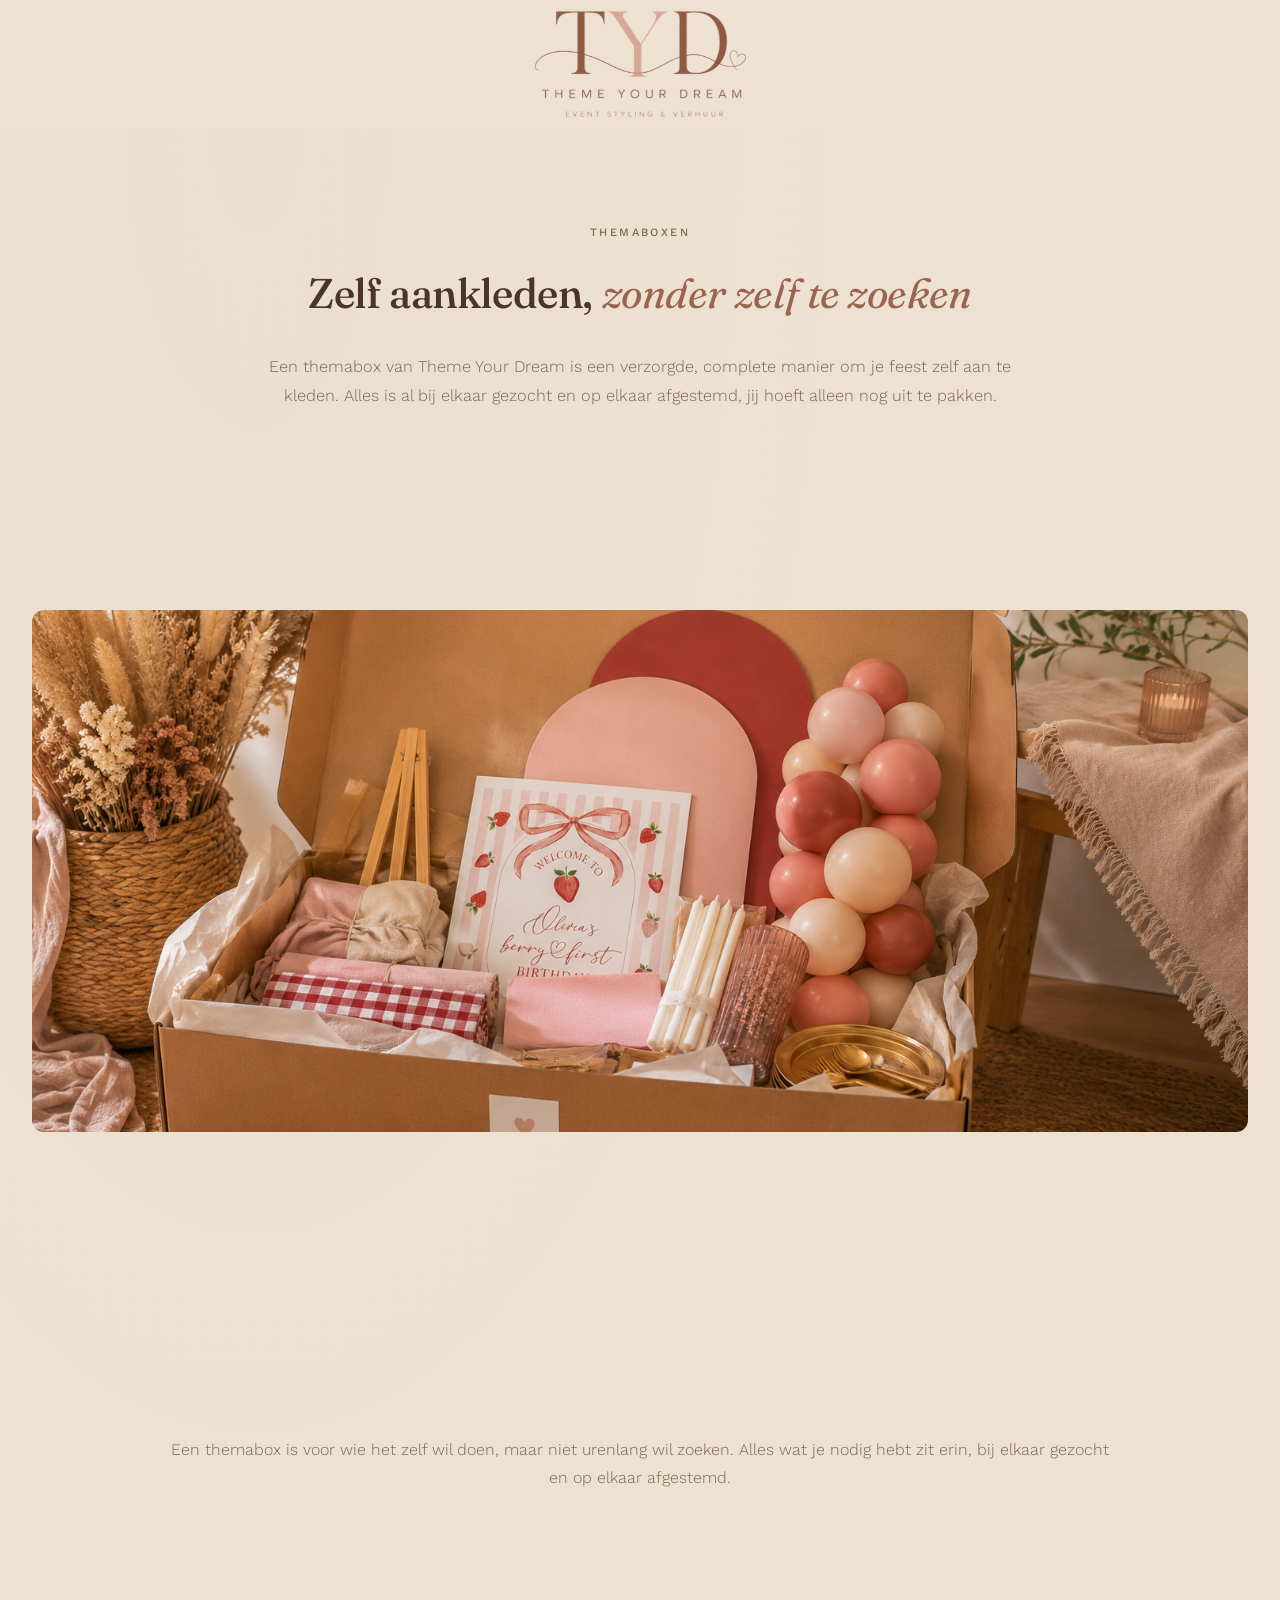
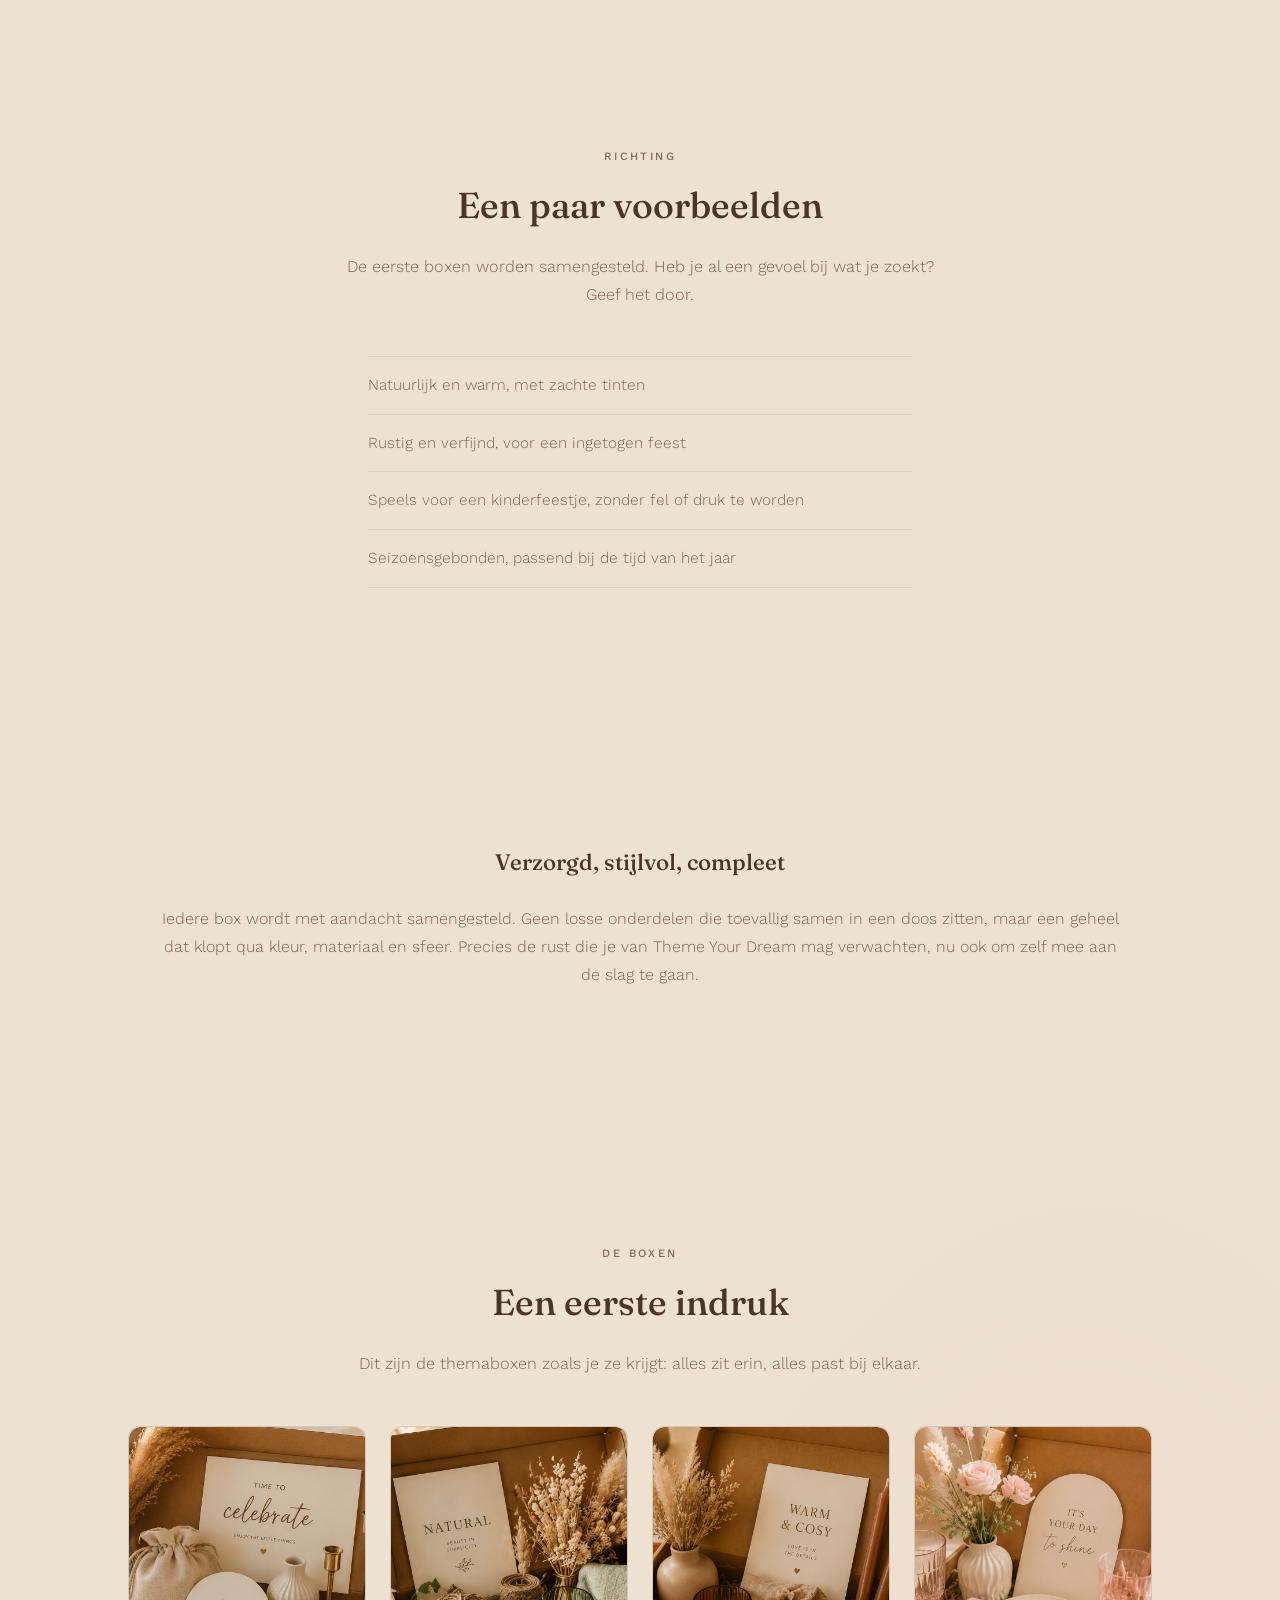
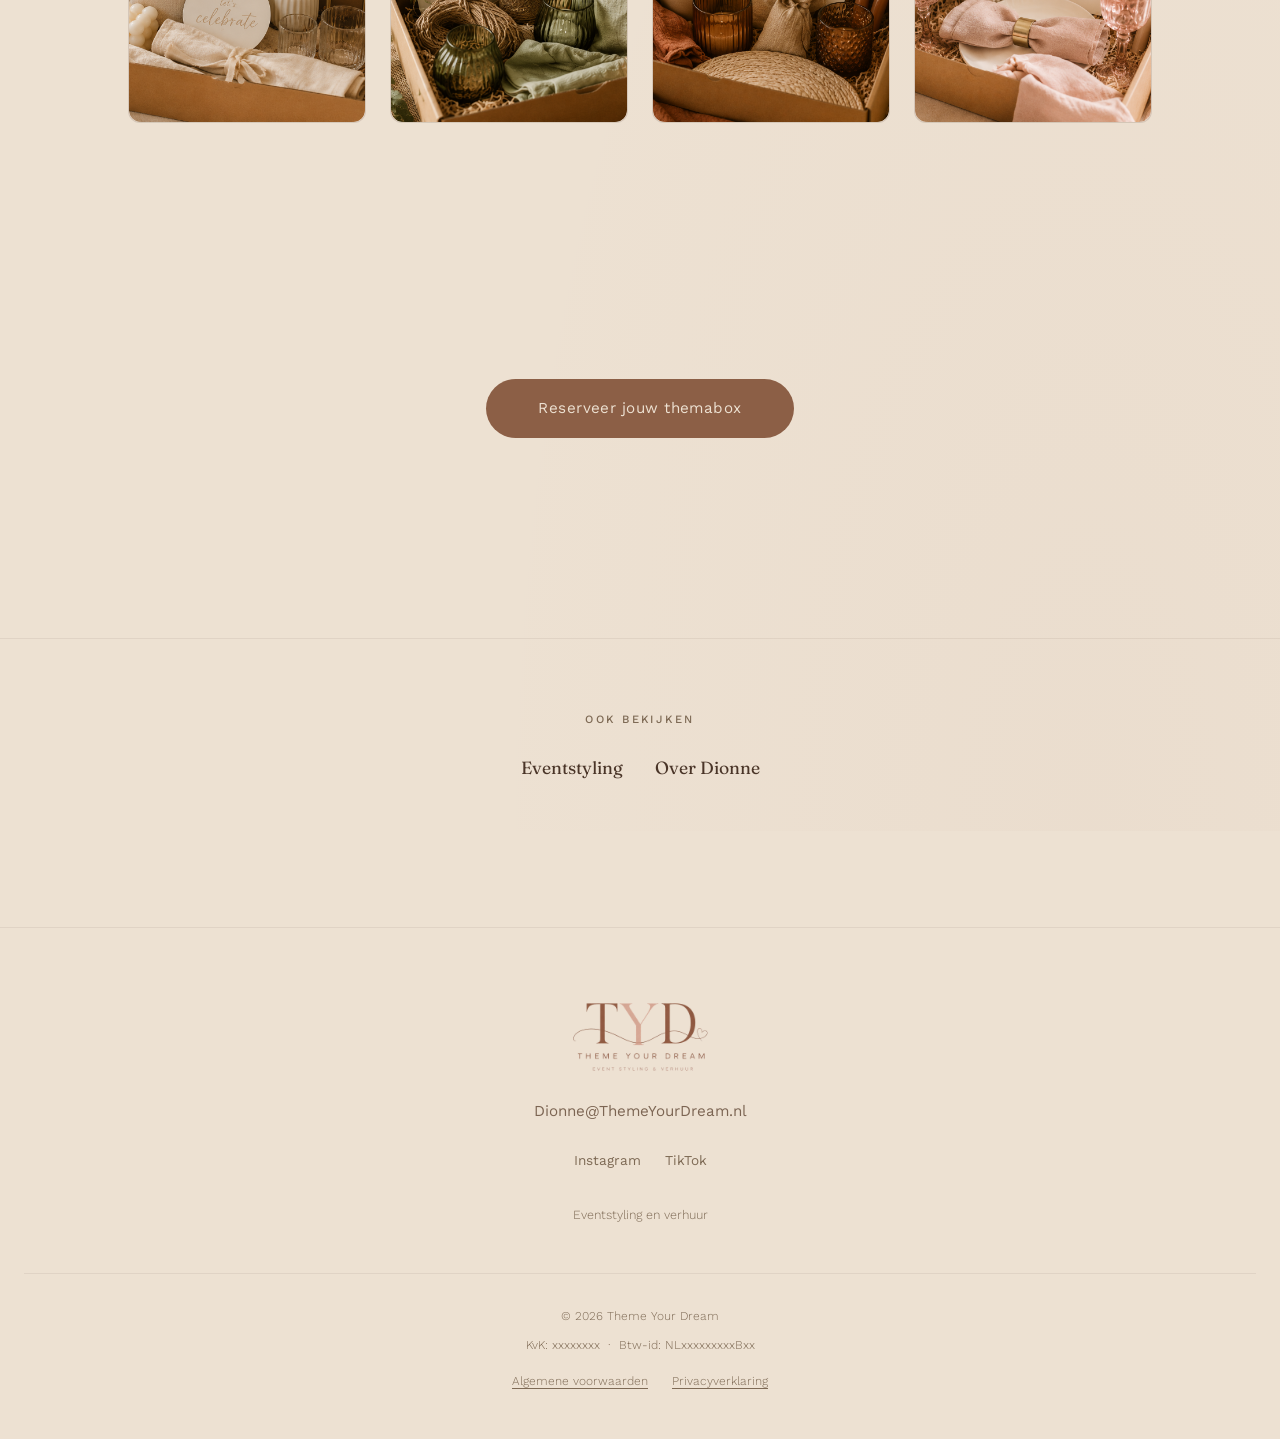
<file: themaboxen.html>
<!DOCTYPE html>
<html lang="nl">
<head>
  <meta charset="UTF-8">
  <meta name="viewport" content="width=device-width, initial-scale=1.0">

  <title>Themaboxen — Theme Your Dream</title>
  <meta name="description" content="Themaboxen van Theme Your Dream: een verzorgde, complete manier om zelf je feest aan te kleden. Alles is al bij elkaar gezocht.">
  <meta name="robots" content="noindex, nofollow">

  <link rel="preconnect" href="https://fonts.googleapis.com">
  <link rel="preconnect" href="https://fonts.gstatic.com" crossorigin>
  <link href="https://fonts.googleapis.com/css2?family=Fraunces:opsz,wght@9..144,400;9..144,500;9..144,600&family=Work+Sans:wght@300;400;500&display=swap" rel="stylesheet">

  <link rel="stylesheet" href="style.css">
</head>
<body>

  <a class="skip-link" href="#main-content">Direct naar inhoud</a>

  <header class="site-header">
    <a class="site-header__logo" href="index.html" aria-label="Theme Your Dream, terug naar home">
      <img src="logo.png" alt="Theme Your Dream" width="720" height="380" onerror="this.style.display='none'; this.nextElementSibling.style.display='block'">
      <span class="site-header__logo-text" style="display:none">Theme Your Dream</span>
    </a>
  </header>

  <main id="main-content" class="page">

    <!-- ============================================
         Pagina hero
         ============================================ -->
    <header class="page-hero">
      <span class="page-hero__eyebrow">Themaboxen</span>
      <h1 class="page-hero__title">
        Zelf aankleden, <em>zonder zelf te zoeken</em>
      </h1>
      <p class="page-hero__lead">
        Een themabox van Theme Your Dream is een verzorgde, complete
        manier om je feest zelf aan te kleden. Alles is al bij elkaar
        gezocht en op elkaar afgestemd, jij hoeft alleen nog uit te
        pakken.
      </p>
    </header>

    <!-- ============================================
         Sfeerfoto boven de vouw
         ============================================ -->
    <section class="section section--photo">
      <img
        src="Themabox.png"
        alt="Verzorgde themabox uitgestald op een warme ondergrond met natuurlijke materialen"
        class="site-photo site-photo--cinematic"
        width="1344"
        height="576"
      >
    </section>

    <!-- ============================================
         Korte uitleg
         ============================================ -->
    <section class="section section--narrow section--tight">
      <div class="content-block">
        <p class="content-block__text">
          Een themabox is voor wie het zelf wil doen, maar niet
          urenlang wil zoeken. Alles wat je nodig hebt zit erin,
          bij elkaar gezocht en op elkaar afgestemd.
        </p>
      </div>
    </section>


    <!-- ============================================
         Mogelijke thema's
         ============================================ -->
    <section class="section section--narrow">
      <div class="section__heading">
        <span class="section__eyebrow">Richting</span>
        <h2 class="section__title">Een paar voorbeelden</h2>
        <p class="section__lead">
          De eerste boxen worden samengesteld. Heb je al een gevoel
          bij wat je zoekt? Geef het door.
        </p>
      </div>

      <ul class="feature-list">
        <li class="feature-list__item">Natuurlijk en warm, met zachte tinten</li>
        <li class="feature-list__item">Rustig en verfijnd, voor een ingetogen feest</li>
        <li class="feature-list__item">Speels voor een kinderfeestje, zonder fel of druk te worden</li>
        <li class="feature-list__item">Seizoensgebonden, passend bij de tijd van het jaar</li>
      </ul>
    </section>

    <!-- ============================================
         Wat je kan verwachten
         ============================================ -->
    <section class="section section--narrow">
      <div class="content-block">
        <h2 class="content-block__title">Verzorgd, stijlvol, compleet</h2>
        <p class="content-block__text">
          Iedere box wordt met aandacht samengesteld. Geen losse
          onderdelen die toevallig samen in een doos zitten, maar een
          geheel dat klopt qua kleur, materiaal en sfeer. Precies de
          rust die je van Theme Your Dream mag verwachten, nu ook om
          zelf mee aan de slag te gaan.
        </p>
      </div>
    </section>

    <!-- ============================================
         Sfeerblok / toekomstige boxen
         ============================================ -->
    <section class="section">
      <div class="section__heading">
        <span class="section__eyebrow">De boxen</span>
        <h2 class="section__title">Een eerste indruk</h2>
        <p class="section__lead">
          Dit zijn de themaboxen zoals je ze krijgt: alles zit erin, alles past bij elkaar.
        </p>
      </div>

      <div class="mood-grid">
        <a class="mood-card mood-card--photo mood-card--link" href="box-celebrate.html">
          <img src="Thema 1.png" alt="Time to Celebrate — feestelijke box met linnen en goud" class="mood-card__img">
        </a>
        <a class="mood-card mood-card--photo mood-card--link" href="box-natural.html">
          <img src="Themabox 2.png" alt="Natural — droogbloemen en natuurlijke materialen" class="mood-card__img">
        </a>
        <a class="mood-card mood-card--photo mood-card--link" href="box-warm-cosy.html">
          <img src="Themabox 3.png" alt="Warm & Cosy — aardse tinten en amber sfeer" class="mood-card__img">
        </a>
        <a class="mood-card mood-card--photo mood-card--link" href="box-your-day.html">
          <img src="Themabox 4.png" alt="It's Your Day — roze droogbloemen en champagne" class="mood-card__img">
        </a>
      </div>
    </section>

    <!-- ============================================
         CTA
         ============================================ -->
    <section class="section section--narrow section--cta">
      <a class="cta" href="mailto:Dionne@ThemeYourDream.nl">
        Reserveer jouw themabox
      </a>
    </section>

    <!-- ============================================
         Zachte verwijzing, geen menu
         ============================================ -->
    <section class="also-see" aria-label="Ook bekijken">
      <span class="also-see__label">Ook bekijken</span>
      <div class="also-see__links">
        <a href="eventstyling.html">Eventstyling</a>
        <a href="over_dionne.html">Over Dionne</a>
      </div>
    </section>

  </main>

  <footer class="site-footer">
    <img src="logo.png" alt="Theme Your Dream" class="site-footer__logo" width="720" height="380">
    <a class="site-footer__email" href="mailto:Dionne@ThemeYourDream.nl">
      Dionne@ThemeYourDream.nl
    </a>
    <div class="site-footer__social">
      <a href="https://instagram.com/ThemeYourDream.nl" target="_blank" rel="noopener noreferrer">Instagram</a>
      <a href="https://tiktok.com/@ThemeYourDream.nl" target="_blank" rel="noopener noreferrer">TikTok</a>
    </div>
    <p class="site-footer__meta">Eventstyling en verhuur</p>

    <div class="site-footer__legal">
      <span>© 2026 Theme Your Dream</span>
      <span>KvK: xxxxxxxx &nbsp;·&nbsp; Btw-id: NLxxxxxxxxxBxx</span>
      <div class="site-footer__legal-links">
        <a href="Algemene voorwaarden Theme Your Dream.pdf" target="_blank" rel="noopener">Algemene voorwaarden</a>
        <a href="privacyverklaring.html">Privacyverklaring</a>
      </div>
    </div>
  </footer>

</body>
</html>
</file>
<file: style.css>
/* ===================================================================
   Theme Your Dream — style.css (concept, scrollend verhaal)
   ===================================================================
   Inhoudsopgave:
   1. Design tokens (kleur, type, ruimte)
   2. Reset & basis
   3. Achtergrond
   4. Layout / frame / section
   5. Logo (brand, homepage hero)
   5b. Site header (logo only, geen menu)
   5c. Zachte verwijzing onderaan subpagina's
   6. Hero
   6b. Pagina hero (subpagina's)
   6c. Dienstblokken (compact, gebruikt op Over Dionne)
   6d. Werkwijze
   6e. Story sections (Eventstyling / Themaboxen op homepage)
   6f. Sfeerplaceholders
   6g. Tekstblokken en lijsten
   7. Call to action
   8. Binnenkort beschikbaar
   9. Footer / contact
   10. Signature divider
   11. Accessibility helpers
   12. Responsive breakpoints
   =================================================================== */


/* ===================================================================
   1. Design tokens
   -------------------------------------------------------------------
   Kleurpalet uitsluitend warme natuurtinten, afgeleid van het
   officiële logo (donkerbruin + oudroze) aangevuld met een stille
   groentint als gevraagd. Geen zwart, geen spierwit, geen goud.
   =================================================================== */

:root {
  /* Kleur — achtergrond */
  --color-bg: #EDE1D2;          /* warme zand-beige, hoofdachtergrond */
  --color-bg-soft: #E2CDBA;     /* dieper zand, voor secties */

  /* Sectieachtergronden — ook gebruikt in JS-golfanimatie.
     Alle drie op één centrale plek zodat kleurwijzigingen
     nooit door HTML en JS gesynchroniseerd hoeven te worden. */
  --color-warm-cream: #EDE1D2;  /* identiek aan --color-bg */
  --color-soft-sand:  #E2CDBA;  /* identiek aan --color-bg-soft */
  --color-muted-rose: #C9A492;  /* oud-roze, themaboxen-sectie */

  /* Kleur — tekst */
  --color-ink: #4A3528;         /* donkerbruin, hoofdtekst (uit logo) */
  --color-ink-soft: #7C6553;    /* gedempt bruin, secundaire tekst */
  --color-ink-faint: #7E6A55;   /* leesbare bruintint, labels (AA, 4.66:1) */

  /* Kleur — accenten */
  --color-rose: #9C6450;        /* oudroze/terracotta uit logo (AA, 4.37:1) */
  --color-sage: #8C9275;        /* stille warme groentint, accent */
  --color-button: #8C5F46;      /* knopkleur, warm zand/terracotta (AA, 4.95:1) */
  --color-button-hover: #7A5240;

  /* Lijnen / randen */
  --color-line: rgba(74, 53, 40, 0.12);
  --color-line-soft: rgba(74, 53, 40, 0.08);
  --color-focus: #4A3528;
  --color-card-bg: #EAE0D2;

  /* Layout */
  --header-height: 6.5rem;
  --content-width: 84rem;

  /* Typografie */
  --font-display: "Fraunces", Georgia, serif;
  --font-body: "Work Sans", -apple-system, BlinkMacSystemFont, sans-serif;

  /* Ruimte-eenheden (schaal van 4px) */
  --space-1: 0.5rem;
  --space-2: 1rem;
  --space-3: 1.5rem;
  --space-4: 2rem;
  --space-5: 3rem;
  --space-6: 4.5rem;
  --space-7: 6rem;
  --space-8: 8rem;

  /* Maximale leesbreedte */
  --measure: 38rem;
}


/* ===================================================================
   2. Reset & basis
   =================================================================== */

*,
*::before,
*::after {
  margin: 0;
  padding: 0;
  box-sizing: border-box;
}

html {
  -webkit-text-size-adjust: 100%;
  scroll-behavior: smooth;
}

@media (prefers-reduced-motion: reduce) {
  html {
    scroll-behavior: auto;
  }
}

body {
  background-color: var(--color-bg);
  color: var(--color-ink);
  font-family: var(--font-body);
  font-weight: 400;
  line-height: 1.65;
  -webkit-font-smoothing: antialiased;
  text-rendering: optimizeLegibility;
}

img {
  display: block;
  max-width: 100%;
}

a {
  color: inherit;
}


/* ===================================================================
   3. Achtergrond
   -------------------------------------------------------------------
   Geen zichtbare textuur, geen patroon — twee zeer zachte, brede
   gradients geven het vlak diepte, zoals kwalitatief papier dat
   het licht net iets anders weerkaatst dan een vlakke kleur.
   Het effect mag niet bewust waarneembaar zijn.
   =================================================================== */

.page {
  min-height: 100vh;
  background-color: var(--color-bg);
  background-image:
    radial-gradient(ellipse 80% 60% at 20% 0%, rgba(140, 146, 117, 0.028), transparent 60%),
    radial-gradient(ellipse 80% 60% at 85% 100%, rgba(156, 100, 80, 0.032), transparent 60%);
}


/* ===================================================================
   4. Layout / frame
   =================================================================== */

.frame {
  width: 100%;
  max-width: 40rem;
  margin: 0 auto;
  padding: var(--space-7) var(--space-3) var(--space-4);
  text-align: center;
}

/* Bredere container voor secties die meer ruimte nodig hebben
   dan een enkele kolom lopende tekst, zoals dienstblokken en
   sfeerkaarten naast elkaar. */
.section {
  width: 100%;
  max-width: var(--content-width);
  margin: 0 auto;
  padding: var(--space-6) var(--space-3);
}

.section--narrow {
  max-width: 40rem;
}

.section--tight {
  padding-top: var(--space-4);
  padding-bottom: var(--space-4);
}

.section__heading {
  text-align: center;
  margin-bottom: var(--space-5);
}

.section__eyebrow {
  display: block;
  font-size: 0.7rem;
  font-weight: 500;
  letter-spacing: 0.22em;
  text-transform: uppercase;
  color: var(--color-ink-faint);
  margin-bottom: var(--space-2);
}

.section__title {
  font-family: var(--font-display);
  font-weight: 500;
  font-size: clamp(1.6rem, 5vw, 2.25rem);
  line-height: 1.3;
  color: var(--color-ink);
  max-width: 32rem;
  margin: 0 auto var(--space-3);
}

.section__lead {
  font-size: 1.02rem;
  font-weight: 300;
  line-height: 1.7;
  color: var(--color-ink-soft);
  max-width: var(--measure);
  margin: 0 auto;
}


/* ===================================================================
   5. Logo (brand)
   -------------------------------------------------------------------
   Eerste element dat bezoekers zien. Geen schaduw, geen animatie,
   geen effecten — puur het logo met veel witruimte erondom.
   =================================================================== */

.brand {
  margin-bottom: var(--space-8);
}

.brand__logo {
  width: 250px;
  height: auto;
  margin: 0 auto;
}

/* Laadt logo.png onverwacht niet, dan verdwijnt het
   gebroken beeldicoon volledig en verschijnt een rustige tekstuele
   merknaam in plaats daarvan. Geen embedded logo, puur een vangnet. */
.brand__logo--error {
  display: none;
}

.brand__fallback {
  display: none;
  font-family: var(--font-display);
  font-size: 2rem;
  font-weight: 500;
  letter-spacing: 0.02em;
  color: var(--color-ink);
}

.brand__logo--error + .brand__fallback {
  display: block;
}


/* ===================================================================
   5b. Site header
   -------------------------------------------------------------------
   Geen navigatiebalk, geen menu. Alleen een klein, klikbaar logo
   bovenaan, dat teruglinkt naar de homepage. Het logo bestand bevat
   ook het opschrift "Theme Your Dream" en "Event styling & verhuur"
   onder het TYD-monogram; voor de kleine header tonen we via een
   vaste hoogte en object-position alleen het bovenste monogram, zo
   blijft het herkenbaar zonder rommelig te ogen op klein formaat.
   Er bestaat maar één logo bestand (logo.png) zodat er nooit een
   tweede asset kan ontbreken.
   =================================================================== */

.site-header {
  position: sticky;
  top: 0;
  z-index: 50;
  display: flex;
  align-items: center;
  justify-content: center;
  height: var(--header-height);
  padding: 0 var(--space-3);
  background-color: transparent;
  pointer-events: none;
}

.site-header__logo {
  pointer-events: auto;
}

.site-header__logo {
  display: flex;
  align-items: center;
  text-decoration: none;
  border-radius: 0.4rem;
}

.site-header__logo:focus-visible {
  outline: 2px solid var(--color-focus);
  outline-offset: 4px;
}

.site-header__logo img {
  width: 180px;
  height: auto;
  display: block;
}

.site-header__logo-text {
  display: none;
  font-family: var(--font-display);
  font-size: 1.1rem;
  font-weight: 500;
  color: var(--color-ink);
  letter-spacing: 0.01em;
}


/* ===================================================================
   5c. Zachte verwijzing onderaan subpagina's
   -------------------------------------------------------------------
   Vervangt een klassiek menu op de subpagina's: een rustig blokje
   onderaan dat doorverwijst naar de andere twee pagina's.
   =================================================================== */

.also-see {
  text-align: center;
  padding: var(--space-6) var(--space-3) var(--space-5);
  border-top: 1px solid var(--color-line-soft);
  margin-top: var(--space-6);
}

.also-see__label {
  display: block;
  font-size: 0.7rem;
  font-weight: 500;
  letter-spacing: 0.22em;
  text-transform: uppercase;
  color: var(--color-ink-faint);
  margin-bottom: var(--space-3);
}

.also-see__links {
  display: flex;
  justify-content: center;
  gap: var(--space-4);
}

.also-see__links a {
  font-family: var(--font-display);
  font-size: 1.1rem;
  font-weight: 400;
  text-decoration: none;
  color: var(--color-ink);
  border-bottom: 1px solid transparent;
  transition: color 0.25s ease, border-color 0.25s ease;
}

.also-see__links a:hover {
  color: var(--color-rose);
  border-color: var(--color-rose);
}

.also-see__links a:focus-visible {
  outline: 2px solid var(--color-focus);
  outline-offset: 3px;
}


/* ===================================================================
   6. Hero
   =================================================================== */

.hero__title {
  font-family: var(--font-display);
  font-weight: 500;
  font-size: clamp(1.9rem, 6.5vw, 2.75rem);
  line-height: 1.38;
  letter-spacing: -0.01em;
  color: var(--color-ink);
  max-width: 28rem;
  margin: 0 auto var(--space-4);
}

.hero__title em {
  font-style: italic;
  font-weight: 400;
  color: var(--color-rose);
}

.hero__intro {
  font-size: 1.05rem;
  font-weight: 300;
  line-height: 1.75;
  color: var(--color-ink-soft);
  max-width: var(--measure);
  margin: 0 auto var(--space-5);
}

.hero__question {
  font-family: var(--font-body);
  font-size: 1rem;
  font-weight: 500;
  color: var(--color-ink);
  max-width: 26rem;
  margin: 0 auto var(--space-4);
}


/* ===================================================================
   6b. Pagina hero (subpagina's)
   -------------------------------------------------------------------
   Kleinere, rustigere variant van de homepage hero, voor gebruik
   bovenaan Eventstyling, Themaboxen en Over Dionne.
   =================================================================== */

.page-hero {
  text-align: center;
  padding: var(--space-6) var(--space-3) var(--space-5);
  max-width: 38rem;
  margin: 0 auto;
}

.page-hero__eyebrow {
  display: block;
  font-size: 0.7rem;
  font-weight: 500;
  letter-spacing: 0.22em;
  text-transform: uppercase;
  color: var(--color-ink-faint);
  margin-bottom: var(--space-3);
}

.page-hero__title {
  font-family: var(--font-display);
  font-weight: 500;
  font-size: clamp(1.9rem, 6vw, 2.6rem);
  line-height: 1.32;
  letter-spacing: -0.01em;
  color: var(--color-ink);
  margin-bottom: var(--space-4);
}

.page-hero__title em {
  font-style: italic;
  font-weight: 400;
  color: var(--color-rose);
}

.page-hero__lead {
  font-size: 1.02rem;
  font-weight: 300;
  line-height: 1.75;
  color: var(--color-ink-soft);
}


/* ===================================================================
   6c. Dienstblokken
   -------------------------------------------------------------------
   Twee gelijkwaardige kaarten: Eventstyling en Themaboxen. Rustige
   vlakken zonder schaduw, met een dunne rand en ruime binnenmarge.
   =================================================================== */

.service-grid {
  display: grid;
  grid-template-columns: 1fr;
  gap: var(--space-4);
}

.service-card {
  display: block;
  text-decoration: none;
  color: inherit;
  background-color: var(--color-card-bg);
  border: 1px solid var(--color-line-soft);
  border-radius: 1.25rem;
  padding: var(--space-5) var(--space-4);
  text-align: center;
  transition: border-color 0.3s ease, transform 0.3s ease;
}

.service-card:hover {
  border-color: var(--color-rose);
  transform: translateY(-3px);
}

.service-card:focus-visible {
  outline: 2px solid var(--color-focus);
  outline-offset: 4px;
}

.service-card__title {
  font-family: var(--font-display);
  font-size: 1.4rem;
  font-weight: 500;
  color: var(--color-ink);
  margin-bottom: var(--space-2);
}

.service-card__text {
  font-size: 0.95rem;
  font-weight: 300;
  line-height: 1.65;
  color: var(--color-ink-soft);
  margin-bottom: var(--space-3);
}

.service-card__link {
  display: inline-block;
  font-size: 0.85rem;
  font-weight: 500;
  color: var(--color-rose);
  letter-spacing: 0.02em;
}

@media (prefers-reduced-motion: reduce) {
  .service-card {
    transition: none;
  }
}

@media (min-width: 700px) {
  .service-grid {
    grid-template-columns: 1fr 1fr;
  }
}


/* ===================================================================
   6d. Werkwijze
   -------------------------------------------------------------------
   Rustige stappen, benoemd in woorden in plaats van met opzichtige
   01/02/03 cijfers — het zijn losse aandachtspunten in de manier
   van werken, geen strikte genummerde procedure.
   =================================================================== */

.process {
  display: grid;
  grid-template-columns: 1fr;
  gap: var(--space-4);
  margin: 0 auto;
}

.process__step {
  text-align: center;
  padding: 0 var(--space-2);
}

.process__step-label {
  display: block;
  font-family: var(--font-display);
  font-style: italic;
  font-size: 1.05rem;
  color: var(--color-rose);
  margin-bottom: var(--space-2);
}

.process__step-text {
  font-size: 0.92rem;
  font-weight: 300;
  line-height: 1.65;
  color: var(--color-ink-soft);
}

@media (min-width: 700px) {
  .process {
    grid-template-columns: repeat(4, 1fr);
    gap: var(--space-3);
  }
}


/* ===================================================================
   6e. Story sections (homepage)
   -------------------------------------------------------------------
   Grote, op zichzelf staande secties voor Eventstyling en Themaboxen
   op de homepage. Geen kaartjes, maar volle, rustige vlakken met een
   zachte eigen ondertoon, ruime tekst en één duidelijke knop. Twee
   varianten wisselen subtiel van ondertoon (zand / oudroze) zodat de
   twee secties van elkaar te onderscheiden zijn zonder hard contrast.
   =================================================================== */

.story-section {
  padding: var(--space-7) var(--space-3);
  text-align: center;
}

.story-section--sand {
  background-color: var(--color-bg-soft);
}

.story-section--rose {
  background: var(--color-muted-rose);
}

.story-wave {
  display: block;
  width: 100%;
}

.story-section__inner {
  max-width: 34rem;
  margin: 0 auto;
}

.story-section__eyebrow {
  display: block;
  font-size: 0.7rem;
  font-weight: 500;
  letter-spacing: 0.22em;
  text-transform: uppercase;
  color: #73604A;
  margin-bottom: var(--space-3);
}

.story-section__title {
  font-family: var(--font-display);
  font-weight: 500;
  font-size: clamp(1.9rem, 6vw, 2.5rem);
  line-height: 1.3;
  color: var(--color-ink);
  margin-bottom: var(--space-4);
}

.story-section__text {
  font-size: 1.02rem;
  font-weight: 300;
  line-height: 1.75;
  color: var(--color-ink-soft);
  margin-bottom: var(--space-5);
}

.story-section .cta {
  padding: 1rem 2.75rem;
}

@media (min-width: 900px) {
  .story-section {
    padding: var(--space-8) var(--space-4);
  }
}


/* ===================================================================
   6f. Sfeerplaceholders
   -------------------------------------------------------------------
   Rustige placeholder kaarten in plaats van foto's: een zacht vlak
   met een dunne rand en een korte omschrijving van het toekomstige
   beeld. Geen stockfoto's, geen felle kleuren.
   =================================================================== */

.mood-grid {
  display: grid;
  grid-template-columns: repeat(2, 1fr);
  gap: var(--space-3);
}

.mood-card {
  aspect-ratio: 4 / 5;
  border: 1px solid var(--color-line);
  border-radius: 0.75rem;
  display: flex;
  align-items: center;
  justify-content: center;
  text-align: center;
  padding: var(--space-3);
  background:
    linear-gradient(160deg, rgba(140, 146, 117, 0.05), rgba(156, 100, 80, 0.05));
}

.mood-card--photo {
  padding: 0;
  overflow: hidden;
}

.mood-card__img {
  width: 100%;
  height: 100%;
  object-fit: cover;
  display: block;
  border-radius: 0.75rem;
}

.mood-card__text {
  font-family: var(--font-display);
  font-style: italic;
  font-size: 0.95rem;
  color: var(--color-ink-soft);
}

.mood-card--link {
  position: relative;
  text-decoration: none;
  display: block;
}

.mood-card--link:hover .mood-card__img,
.mood-card--link:focus-visible .mood-card__img {
  transform: scale(1.04);
  transition: transform 0.35s ease;
}

.mood-card__img {
  transition: transform 0.35s ease;
}

.mood-card__caption {
  position: absolute;
  bottom: 0;
  left: 0;
  right: 0;
  padding: var(--space-3) var(--space-3) var(--space-4);
  background: linear-gradient(to top, rgba(74, 51, 41, 0.7) 0%, transparent 100%);
  color: #F7F1EA;
  font-family: var(--font-display);
  font-size: 1rem;
  font-weight: 500;
  border-radius: 0 0 0.75rem 0.75rem;
  text-align: center;
}

/* Box detailpagina: prijs/borg/periode blok */
.box-meta {
  display: flex;
  gap: var(--space-4);
  flex-wrap: wrap;
  background-color: var(--color-bg-soft);
  border-radius: 0.75rem;
  padding: var(--space-4) var(--space-5);
}

.box-meta__item {
  display: flex;
  flex-direction: column;
  gap: 0.25rem;
  flex: 1;
  min-width: 8rem;
}

.box-meta__label {
  font-family: var(--font-body);
  font-size: 0.75rem;
  font-weight: 500;
  letter-spacing: 0.08em;
  text-transform: uppercase;
  color: var(--color-ink-soft);
}

.box-meta__value {
  font-family: var(--font-display);
  font-size: 1.4rem;
  font-weight: 500;
  color: var(--color-ink);
}

@media (min-width: 700px) {
  .mood-grid {
    grid-template-columns: repeat(4, 1fr);
  }
}

@media (min-width: 1200px) {
  .mood-grid {
    max-width: 64rem;
    margin-left: auto;
    margin-right: auto;
  }
}


/* ===================================================================
   6g. Tekstblokken en lijsten in lopende content
   =================================================================== */

.content-block {
  max-width: var(--measure);
  margin: 0 auto;
  text-align: center;
}

.content-block__title {
  font-family: var(--font-display);
  font-weight: 500;
  font-size: 1.4rem;
  color: var(--color-ink);
  margin-bottom: var(--space-3);
}

.content-block__text {
  font-size: 1rem;
  font-weight: 300;
  line-height: 1.75;
  color: var(--color-ink-soft);
}

.content-block__text + .content-block__text {
  margin-top: var(--space-3);
}

.feature-list {
  list-style: none;
  max-width: 34rem;
  margin: var(--space-4) auto 0;
  text-align: left;
  border-top: 1px solid var(--color-line);
}

.feature-list__item {
  padding: var(--space-2) 0;
  font-size: 0.96rem;
  font-weight: 300;
  line-height: 1.6;
  color: var(--color-ink-soft);
  border-bottom: 1px solid var(--color-line);
}

/* Herbruikbare layout-helpers — vervangt veelgebruikte inline styles */

.section--photo {
  padding-top: 0;
  padding-bottom: 0;
}

.section--cta {
  text-align: center;
}

.section--cta-padded {
  text-align: center;
  padding-top: var(--space-8);
  padding-bottom: var(--space-8);
}

.section--cta .section__lead,
.section--cta-padded .section__lead {
  margin-bottom: var(--space-5);
}

/* Hero-logo: visueel anker boven de merkzin op de homepage.
   Kleiner dan de header-variant zodat de hero compact blijft. */
.hero__logo {
  width: 160px;
  height: auto;
  margin: 0 auto var(--space-4);
  display: block;
}

@media (min-width: 640px) {
  .hero__logo {
    width: 200px;
  }
}

@media (min-width: 900px) {
  .hero__logo {
    width: 240px;
  }
}


/* ===================================================================
   6h. Site-foto's
   -------------------------------------------------------------------
   Echte foto's die de placeholders vervangen. Altijd volle breedte
   van hun container, afgeronde hoeken passend bij het designsysteem.
   =================================================================== */

.site-photo {
  display: block;
  width: 100%;
  height: auto;
  border-radius: 0.75rem;
  object-fit: cover;
  margin-bottom: var(--space-5);
}

.site-photo--cinematic {
  aspect-ratio: 4 / 3;   /* mobiel: sfeer behouden, geen dunne strook */
}

@media (min-width: 640px) {
  .site-photo--cinematic {
    aspect-ratio: 21 / 9; /* tablet/desktop: breed cinematografisch */
  }
}

.site-photo--landscape {
  aspect-ratio: 16 / 9;
}

.site-photo--portrait {
  aspect-ratio: 2 / 3;
  max-width: 22rem;
  margin-left: auto;
  margin-right: auto;
}


/* ===================================================================
   6i. Foto-placeholders
   -------------------------------------------------------------------
   Stijlvolle plaatshouders in huisstijlkleuren voor gebruik totdat
   de definitieve foto's er zijn. De beschrijvende caption in cursief
   geeft aan welk type foto hier hoort. Kleine lijnhoek rechts boven
   markeert de fotoruimte.
   =================================================================== */

.photo-placeholder {
  position: relative;
  background: linear-gradient(145deg, var(--color-bg) 0%, var(--color-bg-soft) 100%);
  border: 1px solid var(--color-line);
  border-radius: 0.75rem;
  display: flex;
  align-items: center;
  justify-content: center;
  text-align: center;
  padding: var(--space-5) var(--space-4);
  margin-bottom: var(--space-5);
  overflow: hidden;
}


.photo-placeholder__caption {
  font-family: var(--font-display);
  font-style: italic;
  font-size: 0.95rem;
  color: var(--color-ink-soft);
  max-width: 18rem;
  line-height: 1.65;
}

.photo-placeholder--landscape {
  aspect-ratio: 16 / 9;
}

.photo-placeholder--portrait {
  aspect-ratio: 2 / 3;
  max-width: 22rem;
  margin-left: auto;
  margin-right: auto;
}

.photo-placeholder--cinematic {
  aspect-ratio: 21 / 9;
}


.section-divider {
  width: 7rem;
  height: 1rem;
  margin: var(--space-6) auto;
  display: block;
  overflow: visible;
}

.section-divider path {
  fill: none;
  stroke: var(--color-rose);
  stroke-width: 1.2;
  stroke-linecap: round;
  opacity: 0.5;
}


/* ===================================================================
   7. Call to action
   -------------------------------------------------------------------
   Premium, afgeronde knop. Subtiele hover: lichte verticale beweging
   en kleurverdieping. Geen schaduw, geen felle kleuren.
   =================================================================== */

.cta {
  display: inline-block;
  font-family: var(--font-body);
  font-size: 0.95rem;
  font-weight: 400;
  color: var(--color-bg);
  background-color: var(--color-button);
  text-decoration: none;
  padding: 1.05rem 3.25rem;
  border-radius: 999px;
  letter-spacing: 0.03em;
  transition: background-color 0.4s ease, transform 0.4s ease;
}

.cta:hover {
  background-color: var(--color-button-hover);
  transform: translateY(-2px);
}

.cta:focus-visible {
  outline: 2px solid var(--color-focus);
  outline-offset: 4px;
}

@media (prefers-reduced-motion: reduce) {
  .cta {
    transition: none;
  }

  .cta:hover {
    transform: none;
  }
}


/* ===================================================================
   8. Binnenkort beschikbaar
   -------------------------------------------------------------------
   Subtiele labels in plaats van drukke cards. Gescheiden door een
   dunne lijn in plaats van een geometrisch blok.
   =================================================================== */

.coming-soon {
  margin-top: var(--space-7);
  padding-top: var(--space-5);
  position: relative;
}

.coming-soon::before {
  content: "";
  position: absolute;
  top: 0;
  left: 50%;
  transform: translateX(-50%);
  width: 2.5rem;
  height: 1px;
  background-color: var(--color-line);
}

.coming-soon__label {
  font-size: 0.7rem;
  font-weight: 500;
  letter-spacing: 0.22em;
  text-transform: uppercase;
  color: var(--color-ink-faint);
  margin-bottom: var(--space-3);
}

.coming-soon__list {
  list-style: none;
  display: grid;
  grid-template-columns: 1fr 1fr;
  justify-content: center;
  gap: var(--space-3) var(--space-4);
  font-family: var(--font-display);
  font-size: 1.1rem;
  font-weight: 400;
  color: var(--color-ink);
}

.coming-soon__item {
  text-align: center;
}


/* ===================================================================
   9. Footer / contact
   =================================================================== */

.site-footer {
  margin-top: var(--space-7);
  padding: var(--space-6) var(--space-3) var(--space-5);
  text-align: center;
  border-top: 1px solid var(--color-line-soft);
}

.site-footer__logo {
  width: 140px;
  height: auto;
  margin: 0 auto var(--space-3);
  display: block;
}

.site-footer__email {
  display: inline-block;
  text-decoration: none;
  font-size: 0.95rem;
  font-weight: 400;
  color: var(--color-ink-soft);
  border-bottom: 1px solid transparent;
  transition: border-color 0.2s ease, color 0.2s ease;
}

.site-footer__email:hover {
  color: var(--color-ink);
  border-color: var(--color-sage);
}

.site-footer__email:focus-visible {
  outline: 2px solid var(--color-focus);
  outline-offset: 3px;
}

.site-footer__social {
  display: flex;
  justify-content: center;
  gap: var(--space-3);
  margin-top: var(--space-3);
}

.site-footer__social a {
  font-size: 0.85rem;
  font-weight: 400;
  text-decoration: none;
  color: var(--color-ink-faint);
  border-bottom: 1px solid transparent;
  transition: color 0.2s ease, border-color 0.2s ease;
}

.site-footer__social a:hover {
  color: var(--color-ink);
  border-color: var(--color-sage);
}

.site-footer__social a:focus-visible {
  outline: 2px solid var(--color-focus);
  outline-offset: 3px;
}

.site-footer__meta {
  margin-top: var(--space-4);
  font-size: 0.78rem;
  font-weight: 300;
  color: var(--color-ink-faint);
}

.site-footer__legal {
  margin-top: var(--space-5);
  padding-top: var(--space-4);
  border-top: 1px solid var(--color-line-soft);
  display: flex;
  flex-direction: column;
  align-items: center;
  gap: var(--space-1);
  font-size: 0.75rem;
  font-weight: 300;
  color: var(--color-ink-faint);
  line-height: 1.7;
}

.site-footer__legal a {
  color: var(--color-ink-faint);
  text-decoration: underline;
  text-underline-offset: 3px;
  transition: color 0.2s ease;
}

.site-footer__legal a:hover {
  color: var(--color-ink);
}

.site-footer__legal-links {
  display: flex;
  gap: var(--space-3);
  margin-top: var(--space-1);
}


/* ===================================================================
   9b. Juridische pagina (privacyverklaring, voorwaarden)
   =================================================================== */

.legal-toc {
  background-color: var(--color-bg-soft);
  border-radius: 0.75rem;
  padding: var(--space-4) var(--space-5);
}

.legal-toc__title {
  font-family: var(--font-display);
  font-size: 1rem;
  font-weight: 500;
  color: var(--color-ink);
  margin-bottom: var(--space-3);
}

.legal-toc__list {
  padding-left: var(--space-4);
  margin: 0;
}

.legal-toc__list li {
  font-size: 0.9rem;
  font-weight: 300;
  line-height: 1.8;
  color: var(--color-ink-soft);
}

.legal-toc__list a {
  color: var(--color-ink-soft);
  text-decoration: none;
  border-bottom: 1px solid transparent;
  transition: color 0.2s ease, border-color 0.2s ease;
}

.legal-toc__list a:hover {
  color: var(--color-rose);
  border-color: var(--color-rose);
}

.legal-article {
  margin-bottom: var(--space-6);
  padding-top: var(--space-5);
  border-top: 1px solid var(--color-line-soft);
}

.legal-article:first-of-type {
  border-top: none;
}

.legal-article__title {
  font-family: var(--font-display);
  font-size: 1.3rem;
  font-weight: 500;
  color: var(--color-ink);
  margin-bottom: var(--space-3);
}

.legal-article__eyebrow {
  display: block;
  font-size: 0.7rem;
  font-weight: 500;
  letter-spacing: 0.2em;
  text-transform: uppercase;
  color: var(--color-ink-faint);
  margin-bottom: var(--space-2);
}

.legal-subarticle {
  margin-top: var(--space-4);
}

.legal-subarticle__title {
  font-family: var(--font-body);
  font-size: 0.95rem;
  font-weight: 500;
  color: var(--color-ink);
  margin-bottom: var(--space-2);
}

.legal-body p {
  font-size: 0.95rem;
  font-weight: 300;
  line-height: 1.75;
  color: var(--color-ink-soft);
  margin-bottom: var(--space-3);
}

.legal-body ul,
.legal-body ol {
  padding-left: var(--space-4);
  margin-bottom: var(--space-3);
}

.legal-body li {
  font-size: 0.93rem;
  font-weight: 300;
  line-height: 1.75;
  color: var(--color-ink-soft);
  margin-bottom: 0.3rem;
}

.legal-contact-block {
  background-color: var(--color-bg-soft);
  border-radius: 0.75rem;
  padding: var(--space-4) var(--space-5);
  margin-top: var(--space-4);
}

.legal-contact-block p {
  font-size: 0.9rem;
  font-weight: 300;
  line-height: 1.8;
  color: var(--color-ink-soft);
  margin-bottom: 0.3rem;
}

.legal-contact-block strong {
  font-weight: 500;
  color: var(--color-ink);
}


/* ===================================================================
   10. Signature divider
   -------------------------------------------------------------------
   Vrij voor toekomstig gebruik op andere pagina's: een dunne,
   organische lijn die het swoosh-detail uit het logo echoot. Hier
   nog niet ingezet, maar als herbruikbare klasse beschikbaar zodat
   vervolgpagina's dezelfde signatuur kunnen delen.
   =================================================================== */

.signature-line {
  width: 7rem;
  height: 1rem;
  margin: 0 auto;
  display: block;
  overflow: visible;
}

.signature-line path {
  fill: none;
  stroke: var(--color-rose);
  stroke-width: 1.2;
  stroke-linecap: round;
  opacity: 0.6;
}


/* ===================================================================
   11. Accessibility helpers
   =================================================================== */

.skip-link {
  position: absolute;
  left: -999px;
  top: auto;
  background-color: var(--color-bg);
  color: var(--color-ink);
  padding: var(--space-1) var(--space-2);
  border-radius: 0.4rem;
  border: 1px solid var(--color-line);
  font-size: 0.85rem;
  z-index: 10;
}

.skip-link:focus {
  left: var(--space-2);
  top: var(--space-2);
}


/* ===================================================================
   12. Responsive breakpoints
   -------------------------------------------------------------------
   Mobile-first basis hierboven. Hier verfijning voor grotere
   schermen: meer witruimte, groter logo, bredere maximale breedte
   tot en met ultra-wide.
   =================================================================== */

/* Tablet (iPad portrait en groter) */
@media (min-width: 640px) {
  .frame {
    padding: var(--space-8) var(--space-4) var(--space-7);
  }

  .section--tight {
    padding-top: var(--space-4);
    padding-bottom: var(--space-4);
  }

  .brand {
    margin-bottom: 6.5rem;
  }

  .brand__logo {
    width: 300px;
  }

  .coming-soon__list {
    grid-template-columns: repeat(4, auto);
    gap: 0 var(--space-4);
  }

  .section {
    padding: var(--space-7) var(--space-4);
  }

  .page-hero {
    padding: var(--space-7) var(--space-4) var(--space-6);
  }
}

/* Laptop */
@media (min-width: 900px) {
  .frame {
    max-width: 58rem;
  }

  .section--tight {
    padding-top: var(--space-4);
    padding-bottom: var(--space-4);
  }

  .brand {
    margin-bottom: 7rem;
  }

  .brand__logo {
    width: 338px;
  }

  .section {
    padding: var(--space-8) var(--space-4);
  }

  .site-header {
    height: 8rem;
  }

  .site-header__logo img {
    width: 220px;
    height: auto;
  }

  .section--narrow {
    max-width: 52rem;
  }

  .story-section__inner {
    max-width: 52rem;
  }

  .content-block {
    max-width: 48rem;
  }

  .page-hero {
    max-width: 52rem;
  }


}

/* Desktop groot */
@media (min-width: 1200px) {
  .frame {
    max-width: 72rem;
  }

  .brand__logo {
    width: 350px;
  }

  .section--narrow {
    max-width: 68rem;
  }

  .story-section__inner {
    max-width: 68rem;
  }

  .content-block {
    max-width: 60rem;
  }
}

/* Ultra-wide: voorkom dat de pagina visueel "verdrinkt" in lege
   zijkanten — frame blijft leesbaar gecentreerd, achtergrond
   vult de rest rustig op. */
@media (min-width: 1800px) {
  .frame {
    max-width: 84rem;
  }

  .section--narrow {
    max-width: 76rem;
  }

  .story-section__inner {
    max-width: 76rem;
  }

  .content-block {
    max-width: 68rem;
  }
}
</file>
